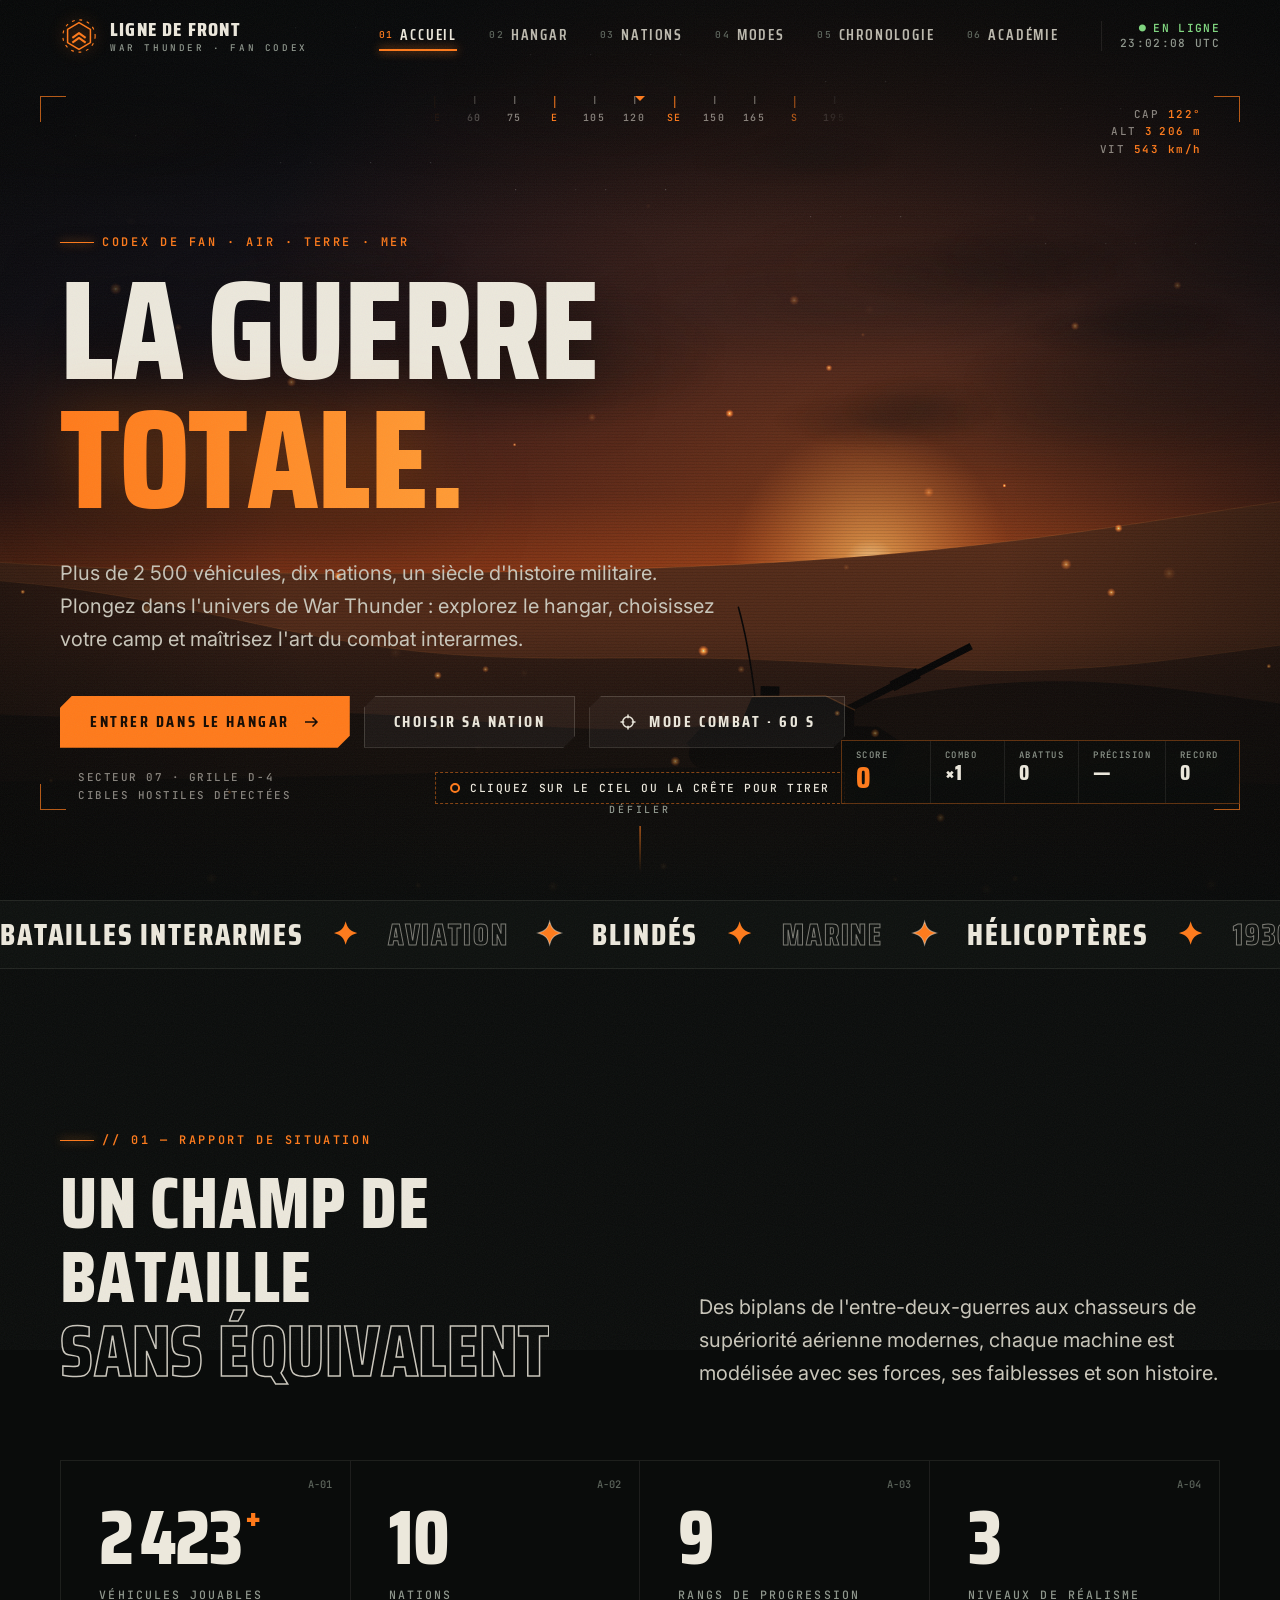
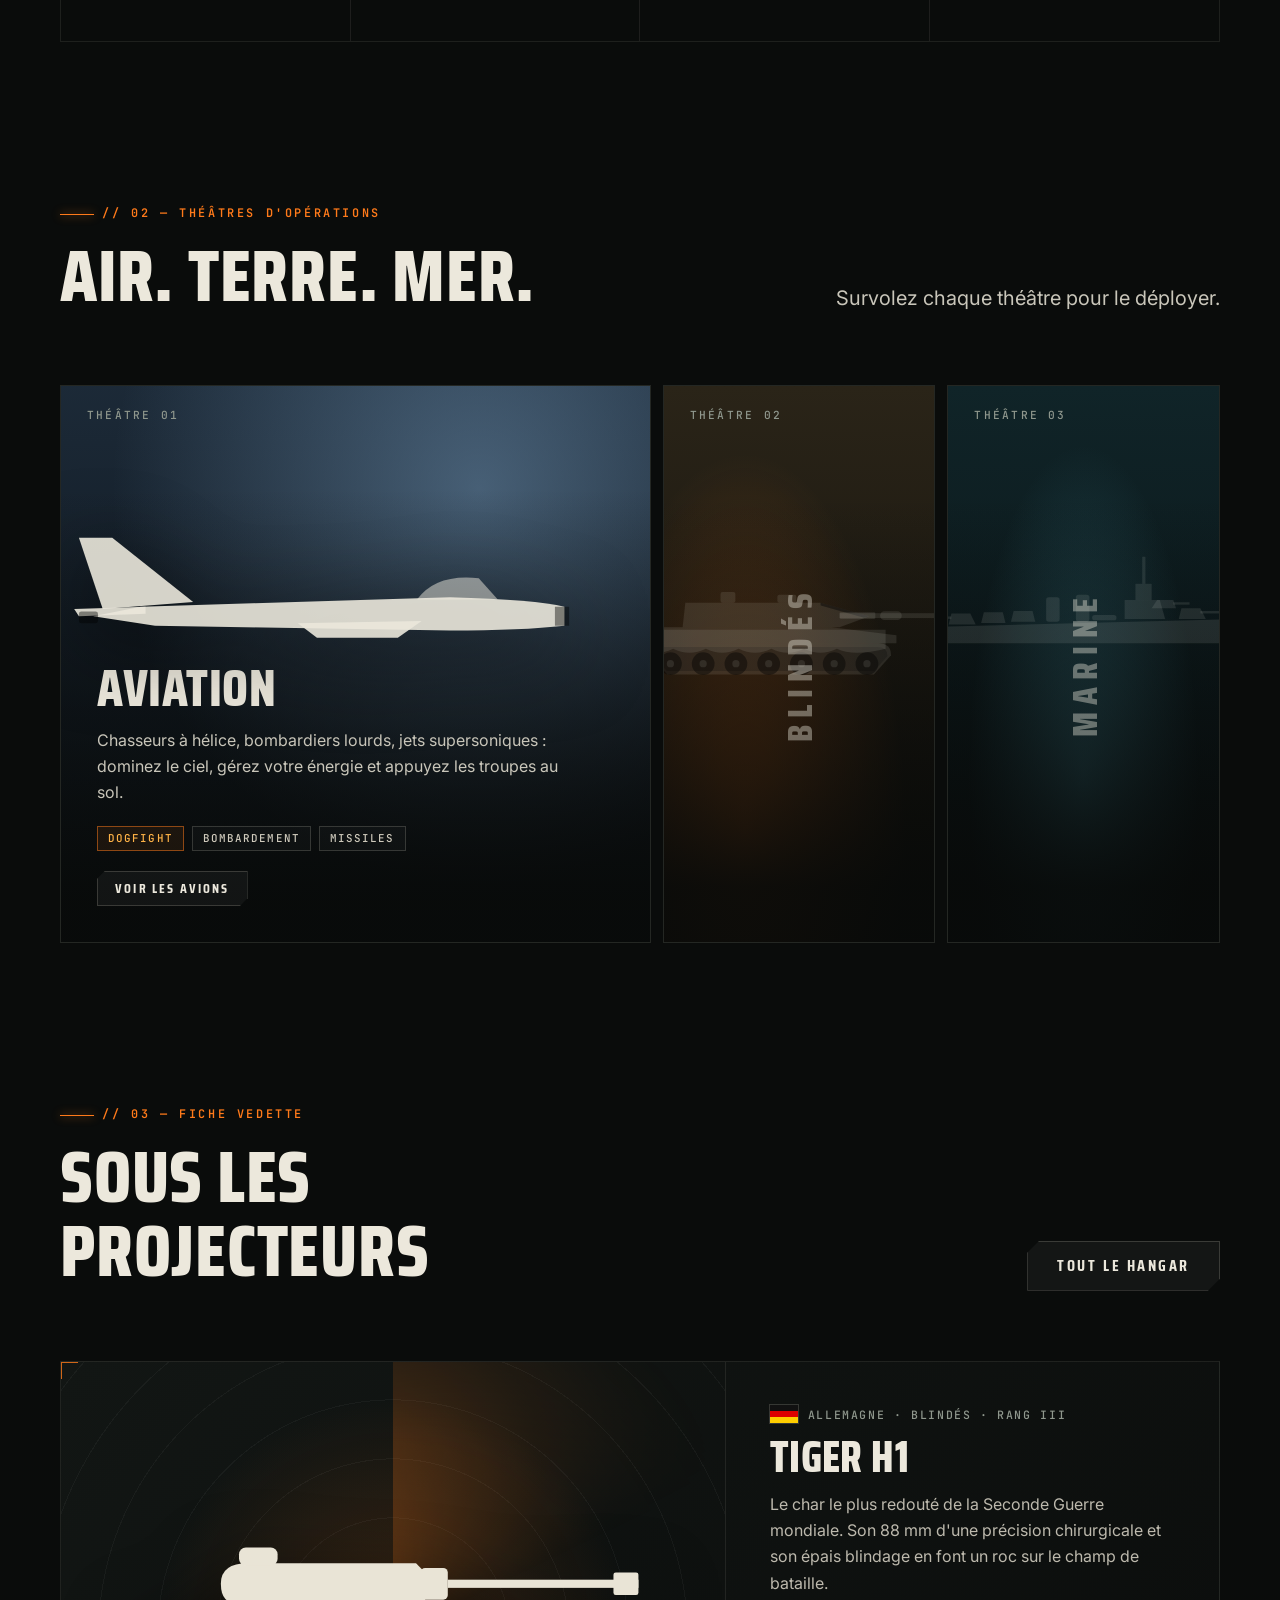
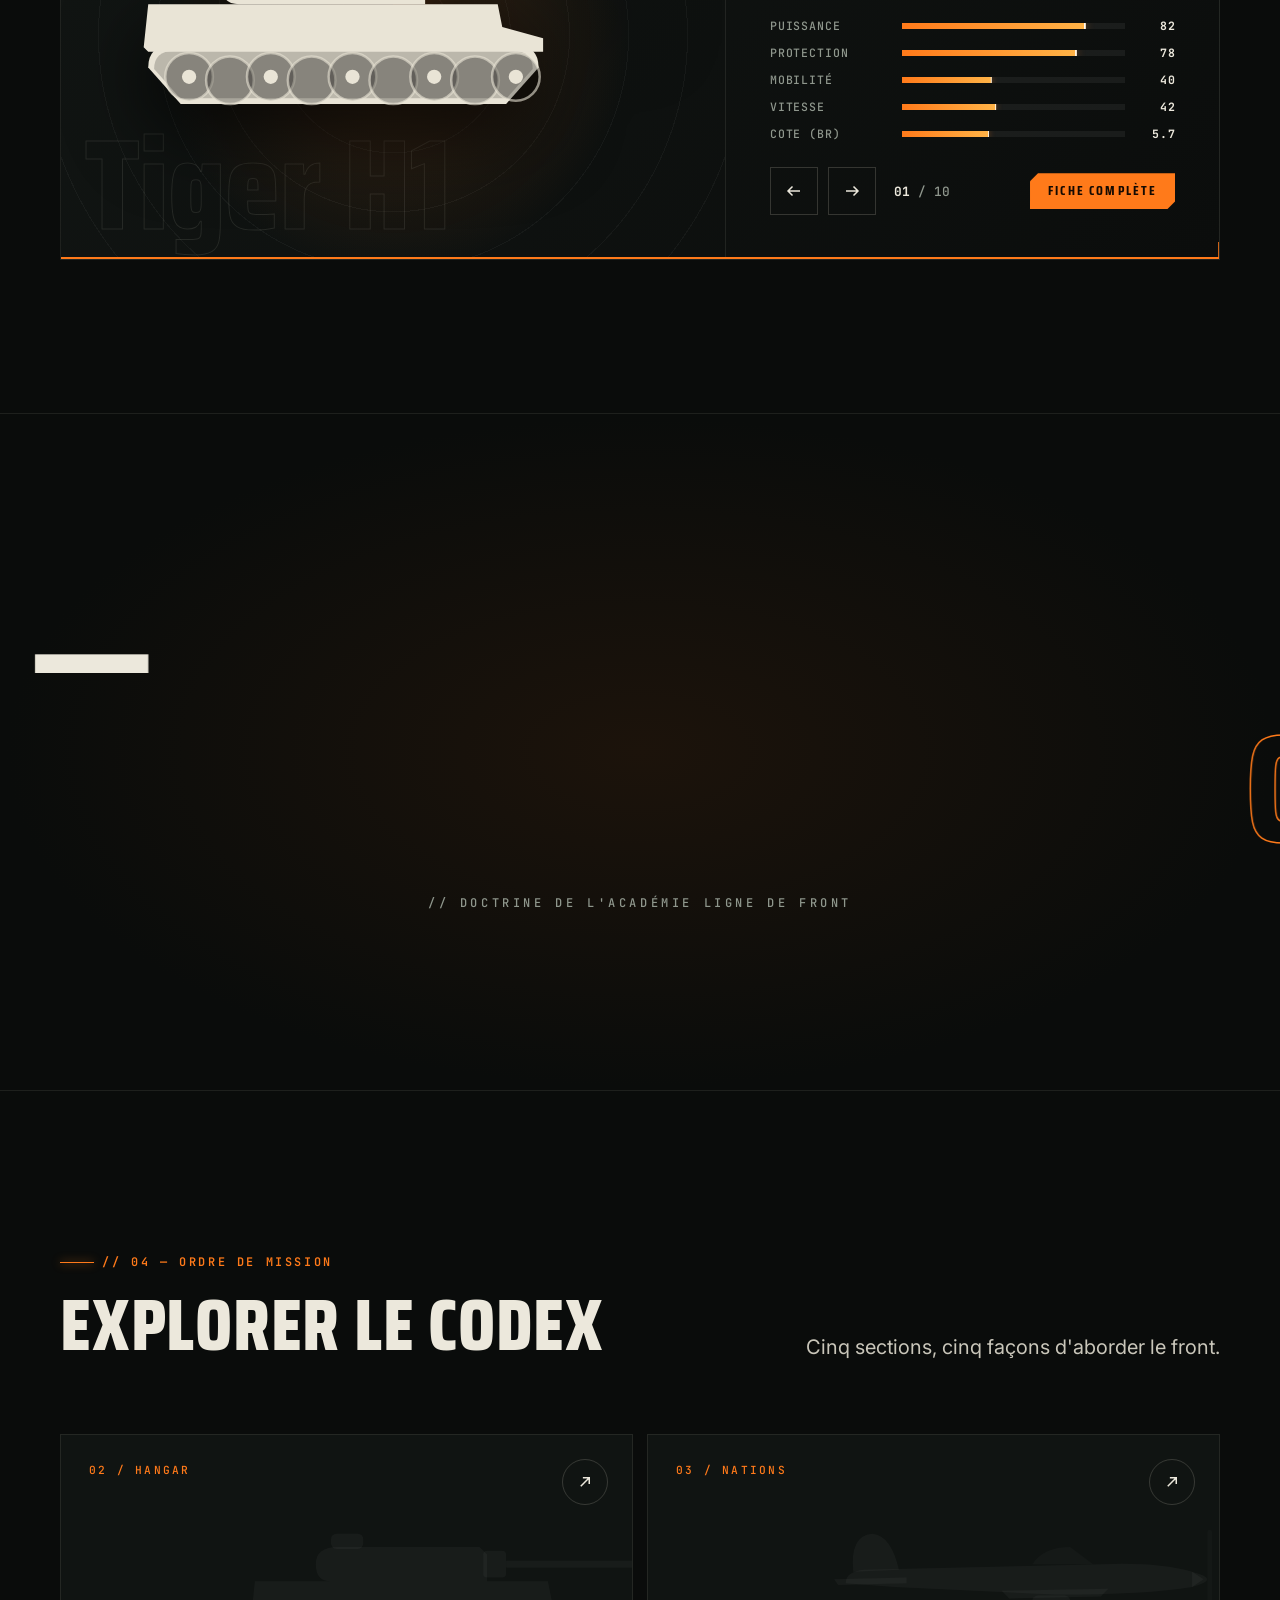
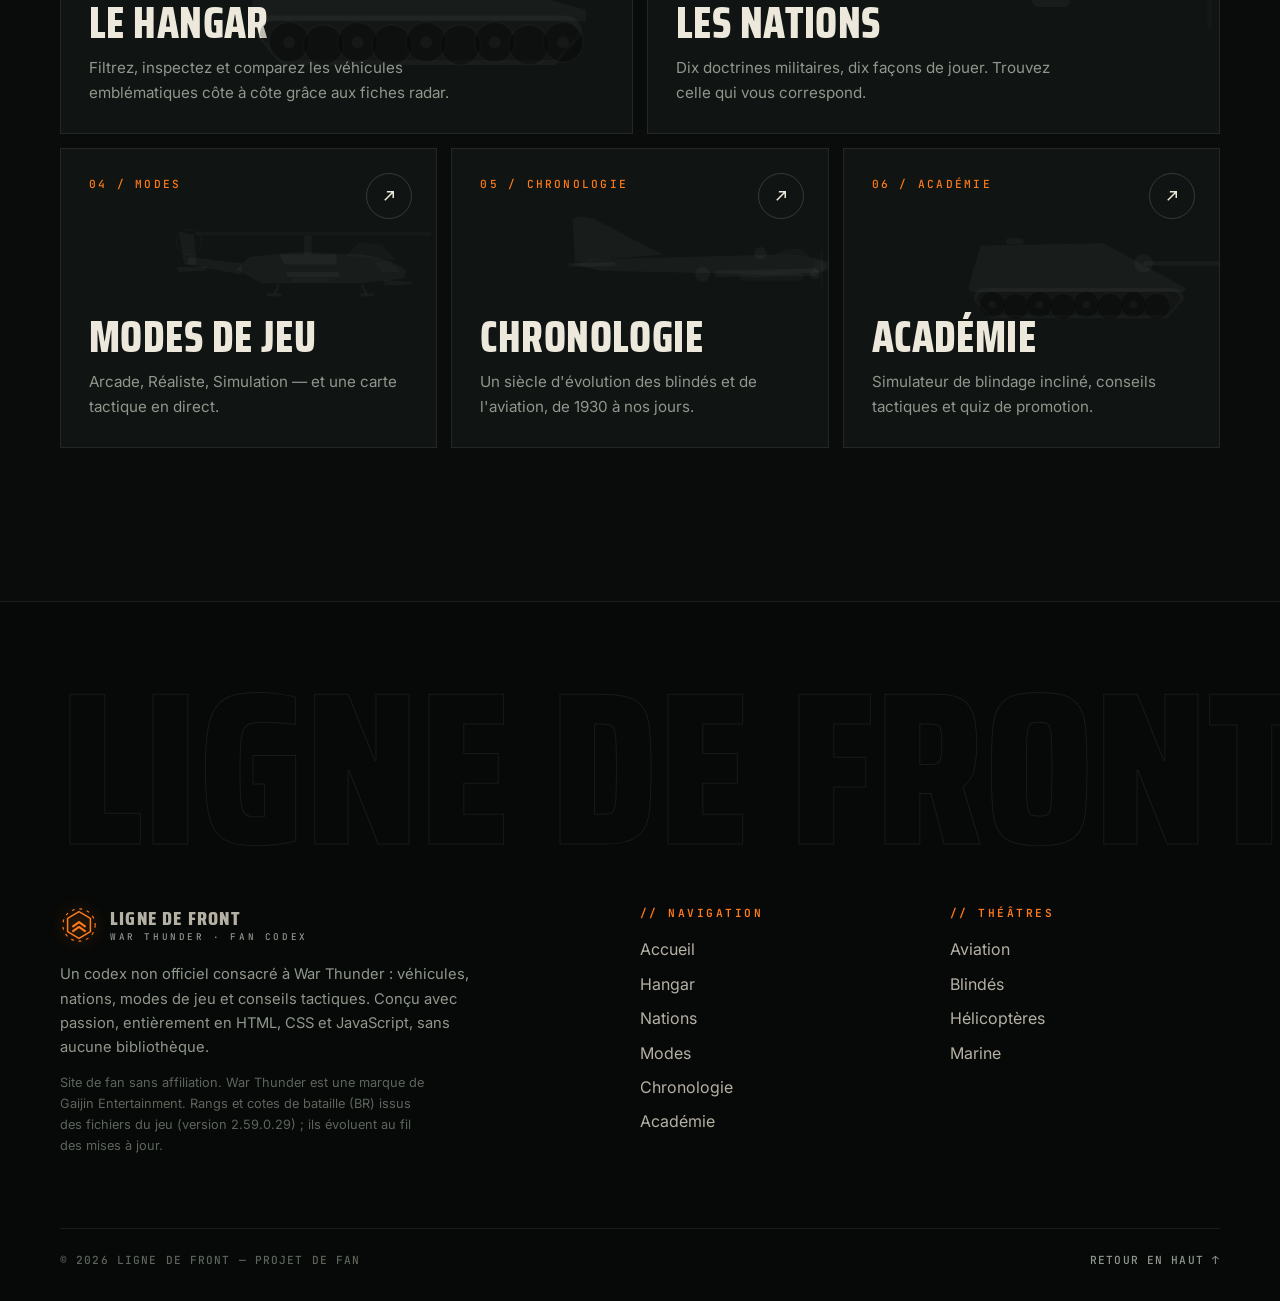
<file: index.html>
<!doctype html>
<html lang="fr">
<head>
  <meta charset="utf-8">
  <meta name="viewport" content="width=device-width, initial-scale=1, viewport-fit=cover">
  <title>Ligne de Front — Le codex War Thunder</title>
  <meta name="description" content="Fan-site War Thunder : hangar interactif, nations, modes de jeu, chronologie et académie tactique.">
  <meta name="theme-color" content="#0a0c0b">
  <link rel="icon" href="assets/favicon.svg" type="image/svg+xml">
  <link rel="preconnect" href="https://fonts.googleapis.com">
  <link rel="preconnect" href="https://fonts.gstatic.com" crossorigin>
  <link href="https://fonts.googleapis.com/css2?family=Saira+Condensed:wght@400;600;700;800&family=Inter:wght@400;500;600;700&family=JetBrains+Mono:wght@400;500;600&display=swap" rel="stylesheet">
  <link rel="stylesheet" href="assets/css/style.css">
  <script>
    document.documentElement.classList.add('js');
    try { if (!sessionStorage.getItem('ldf-boot')) document.documentElement.classList.add('boot'); } catch (e) {}
  </script>
</head>
<body data-page="accueil" id="top">

  <!-- Séquence de démarrage (1re visite de la session) -->
  <div class="loader" aria-hidden="true">
    <div class="loader-inner">
      <svg class="loader-logo" viewBox="0 0 40 40" fill="none" stroke="currentColor"><path d="M20 6 L32 13 V27 L20 34 L8 27 V13 Z" stroke-width="1.6"/><path d="M13 22 L20 17 L27 22 M13 27 L20 22 L27 27" stroke-width="2.2" stroke-linejoin="round"/></svg>
      <div class="loader-lines"></div>
      <div class="loader-bar"><i></i></div>
      <div class="loader-pct">0%</div>
    </div>
  </div>

  <main>
    <!-- ============ HÉROS ============ -->
    <section class="hero" aria-label="Introduction">
      <canvas id="hero-canvas" class="hero-canvas" aria-hidden="true"></canvas>
      <div class="hero-vignette"></div>
      <div class="hero-scan"></div>

      <div class="hero-hud" aria-hidden="true">
        <i class="c tl"></i><i class="c tr"></i><i class="c bl"></i><i class="c br"></i>
        <div class="compass"><div class="compass-tape"></div></div>
        <div class="readout">
          CAP <b data-hdg>120°</b><br>
          ALT <b data-alt>3 200 m</b><br>
          VIT <b data-spd>540 km/h</b>
        </div>
        <div class="readout-l">SECTEUR 07 · GRILLE D-4<br>CIBLES HOSTILES DÉTECTÉES</div>
      </div>

      <div class="wrap hero-content">
        <div class="eyebrow" data-reveal>Codex de fan · Air · Terre · Mer</div>
        <h1 class="display hero-title">
          <span class="line" data-split>La guerre</span>
          <span class="line accent-line" data-split data-delay=".25">totale.</span>
        </h1>
        <p class="lead hero-sub" data-reveal data-delay=".6">
          Plus de 2&nbsp;500 véhicules, dix nations, un siècle d'histoire militaire.
          Plongez dans l'univers de War Thunder&nbsp;: explorez le hangar, choisissez votre camp et maîtrisez l'art du combat interarmes.
        </p>
        <div class="hero-ctas" data-reveal data-delay=".8">
          <a class="btn btn-primary" href="hangar.html" data-cursor="HANGAR">Entrer dans le hangar <svg viewBox="0 0 24 24" fill="none" stroke="currentColor" stroke-width="2"><path d="M4 12h16M14 6l6 6-6 6"/></svg></a>
          <a class="btn btn-ghost" href="nations.html">Choisir sa nation</a>
          <button class="btn btn-ghost btn-combat" type="button" data-g-start>
            <svg viewBox="0 0 24 24" fill="none" stroke="currentColor" stroke-width="2"><circle cx="12" cy="12" r="7"/><path d="M12 2v5M12 17v5M2 12h5M17 12h5"/></svg>
            Mode combat · 60 s
          </button>
        </div>
      </div>

      <!-- Mini-jeu : interface -->
      <div class="g-hint" data-g-hint aria-hidden="true"><i></i>Cliquez sur le ciel ou la crête pour tirer</div>
      <div class="g-timer" data-g-timer aria-live="off">60 s</div>
      <button class="btn btn-sm btn-ghost g-quit" type="button" data-g-quit>Quitter · Échap</button>
      <div class="game-hud" aria-label="Score du mini-jeu">
        <div class="g-feed" data-g-feed aria-live="polite"></div>
        <div class="g-panel">
          <div class="g-main"><small>Score</small><b data-g-score>0</b></div>
          <div><small>Combo</small><b data-g-combo>×1</b></div>
          <div><small>Abattus</small><b data-g-kills>0</b></div>
          <div><small>Précision</small><b data-g-acc>—</b></div>
          <div><small>Record</small><b data-g-record>0</b></div>
        </div>
      </div>
      <div class="g-end hud" data-g-end hidden role="dialog" aria-label="Fin de mission">
        <div class="eyebrow">// Fin de mission</div>
        <div class="g-end-score" data-g-final>0</div>
        <div class="g-best" data-g-best hidden>Nouveau record !</div>
        <div class="g-end-rank" data-g-rank>Recrue</div>
        <div class="g-end-stats"><span><small>Abattus</small><b data-g-final-kills>0</b></span><span><small>Précision</small><b data-g-final-acc>—</b></span></div>
        <div class="g-end-actions">
          <button class="btn btn-primary" type="button" data-g-start>Rejouer</button>
          <button class="btn btn-ghost" type="button" data-g-quit>Quitter</button>
        </div>
      </div>

      <div class="scroll-hint" aria-hidden="true"><span>DÉFILER</span><i></i></div>
    </section>

    <!-- ============ BANDEAU ============ -->
    <div class="ticker" aria-hidden="true">
      <div class="ticker-track">
        <span>Batailles interarmes <em>✦</em></span><span>Aviation <em>✦</em></span><span>Blindés <em>✦</em></span><span>Marine <em>✦</em></span><span>Hélicoptères <em>✦</em></span><span>1930 — Aujourd'hui <em>✦</em></span>
        <span>Batailles interarmes <em>✦</em></span><span>Aviation <em>✦</em></span><span>Blindés <em>✦</em></span><span>Marine <em>✦</em></span><span>Hélicoptères <em>✦</em></span><span>1930 — Aujourd'hui <em>✦</em></span>
      </div>
    </div>

    <!-- ============ CHIFFRES ============ -->
    <section class="section">
      <div class="wrap">
        <div class="section-head">
          <div>
            <div class="eyebrow" data-reveal>// 01 — Rapport de situation</div>
            <h2 class="h2" data-split>Un champ de bataille<br><span class="outline-text">sans équivalent</span></h2>
          </div>
          <p class="lead" data-reveal data-delay=".2">Des biplans de l'entre-deux-guerres aux chasseurs de supériorité aérienne modernes, chaque machine est modélisée avec ses forces, ses faiblesses et son histoire.</p>
        </div>
        <div class="stats" data-reveal>
          <div class="stat"><span class="stat-idx">A-01</span><div class="stat-num"><span data-count="2500">2 500</span><sup>+</sup></div><div class="stat-label">Véhicules jouables</div></div>
          <div class="stat"><span class="stat-idx">A-02</span><div class="stat-num"><span data-count="10">10</span></div><div class="stat-label">Nations</div></div>
          <div class="stat"><span class="stat-idx">A-03</span><div class="stat-num"><span data-count="9">9</span></div><div class="stat-label">Rangs de progression</div></div>
          <div class="stat"><span class="stat-idx">A-04</span><div class="stat-num"><span data-count="3">3</span></div><div class="stat-label">Niveaux de réalisme</div></div>
        </div>
      </div>
    </section>

    <!-- ============ THÉÂTRES ============ -->
    <section class="section" style="padding-top:0">
      <div class="wrap">
        <div class="section-head">
          <div>
            <div class="eyebrow" data-reveal>// 02 — Théâtres d'opérations</div>
            <h2 class="h2" data-split>Air. Terre. Mer.</h2>
          </div>
          <p class="lead" data-reveal data-delay=".2">Survolez chaque théâtre pour le déployer.</p>
        </div>
        <div class="theatres" data-reveal>
          <article class="theatre active" data-t="air" tabindex="0">
            <div class="theatre-bg"></div>
            <span class="theatre-num">THÉÂTRE 01</span>
            <div class="theatre-sil" data-sil="jet"></div>
            <span class="theatre-vert" aria-hidden="true">Aviation</span>
            <h3>Aviation</h3>
            <div class="theatre-body">
              <p>Chasseurs à hélice, bombardiers lourds, jets supersoniques : dominez le ciel, gérez votre énergie et appuyez les troupes au sol.</p>
              <div class="theatre-tags"><span class="tag hot">Dogfight</span><span class="tag">Bombardement</span><span class="tag">Missiles</span></div>
              <a class="btn btn-sm btn-ghost" href="hangar.html?type=air">Voir les avions</a>
            </div>
          </article>
          <article class="theatre" data-t="sol" tabindex="0">
            <div class="theatre-bg"></div>
            <span class="theatre-num">THÉÂTRE 02</span>
            <div class="theatre-sil" data-sil="mbt"></div>
            <span class="theatre-vert" aria-hidden="true">Blindés</span>
            <h3>Blindés</h3>
            <div class="theatre-body">
              <p>Chaque obus est simulé : angle d'impact, épaisseur du blindage, modules internes et membres d'équipage. Un tir bien placé suffit.</p>
              <div class="theatre-tags"><span class="tag hot">Balistique réaliste</span><span class="tag">Équipage</span><span class="tag">Modules</span></div>
              <a class="btn btn-sm btn-ghost" href="hangar.html?type=sol">Voir les blindés</a>
            </div>
          </article>
          <article class="theatre" data-t="mer" tabindex="0">
            <div class="theatre-bg"></div>
            <span class="theatre-num">THÉÂTRE 03</span>
            <div class="theatre-sil" data-sil="ship"></div>
            <span class="theatre-vert" aria-hidden="true">Marine</span>
            <h3>Marine</h3>
            <div class="theatre-body">
              <p>Des vedettes lance-torpilles aux croiseurs, gérez vos compartiments, vos incendies et vos voies d'eau sous le feu ennemi.</p>
              <div class="theatre-tags"><span class="tag hot">Torpilles</span><span class="tag">Artillerie navale</span><span class="tag">Contrôle des avaries</span></div>
              <a class="btn btn-sm btn-ghost" href="hangar.html?type=mer">Voir les navires</a>
            </div>
          </article>
        </div>
      </div>
    </section>

    <!-- ============ VÉHICULE VEDETTE ============ -->
    <section class="section" style="padding-top:0">
      <div class="wrap">
        <div class="section-head">
          <div>
            <div class="eyebrow" data-reveal>// 03 — Fiche vedette</div>
            <h2 class="h2" data-split>Sous les projecteurs</h2>
          </div>
          <a class="btn btn-ghost" href="hangar.html" data-reveal>Tout le hangar</a>
        </div>
        <div class="showcase hud" data-reveal="scale">
          <div class="showcase-stage">
            <div class="sweep"></div>
            <div class="showcase-ghost" data-sc-ghost></div>
            <div class="showcase-sil" data-sc-sil></div>
          </div>
          <div class="showcase-info">
            <div class="showcase-meta" data-sc-meta></div>
            <h3 data-sc-name></h3>
            <p data-sc-desc></p>
            <ul class="spec-list" data-sc-specs></ul>
            <div class="showcase-nav">
              <button class="icon-btn" data-sc-prev aria-label="Véhicule précédent"><svg viewBox="0 0 24 24" fill="none" stroke="currentColor" stroke-width="2"><path d="M20 12H4M10 6l-6 6 6 6"/></svg></button>
              <button class="icon-btn" data-sc-next aria-label="Véhicule suivant"><svg viewBox="0 0 24 24" fill="none" stroke="currentColor" stroke-width="2"><path d="M4 12h16M14 6l6 6-6 6"/></svg></button>
              <span class="showcase-count" data-sc-count></span>
              <a class="btn btn-sm btn-primary" style="margin-left:auto" data-sc-link href="hangar.html">Fiche complète</a>
            </div>
          </div>
          <div class="showcase-progress" data-sc-progress></div>
        </div>
      </div>
    </section>

    <!-- ============ CITATION ============ -->
    <section class="quote-band" aria-label="Devise">
      <div class="big" data-parallax="-0.25">Chaque obus compte —</div>
      <div class="big l2" data-parallax="0.25">Chaque seconde aussi</div>
      <div class="caption">// DOCTRINE DE L'ACADÉMIE LIGNE DE FRONT</div>
    </section>

    <!-- ============ EXPLORER ============ -->
    <section class="section">
      <div class="wrap">
        <div class="section-head">
          <div>
            <div class="eyebrow" data-reveal>// 04 — Ordre de mission</div>
            <h2 class="h2" data-split>Explorer le codex</h2>
          </div>
          <p class="lead" data-reveal data-delay=".2">Cinq sections, cinq façons d'aborder le front.</p>
        </div>
        <div class="explore">
          <a class="explore-card" href="hangar.html" data-tilt data-reveal data-cursor="OUVRIR">
            <div class="bg-sil" data-sil="heavy"></div>
            <span class="num">02 / HANGAR</span>
            <span class="arrow"><svg viewBox="0 0 24 24" fill="none" stroke="currentColor" stroke-width="2"><path d="M4 12h16M14 6l6 6-6 6"/></svg></span>
            <h3>Le hangar</h3>
            <p>Filtrez, inspectez et comparez les véhicules emblématiques côte à côte grâce aux fiches radar.</p>
          </a>
          <a class="explore-card" href="nations.html" data-tilt data-reveal data-delay=".08" data-cursor="OUVRIR">
            <div class="bg-sil" data-sil="fighter"></div>
            <span class="num">03 / NATIONS</span>
            <span class="arrow"><svg viewBox="0 0 24 24" fill="none" stroke="currentColor" stroke-width="2"><path d="M4 12h16M14 6l6 6-6 6"/></svg></span>
            <h3>Les nations</h3>
            <p>Dix doctrines militaires, dix façons de jouer. Trouvez celle qui vous correspond.</p>
          </a>
          <a class="explore-card" href="modes.html" data-tilt data-reveal data-delay=".12" data-cursor="OUVRIR">
            <div class="bg-sil" data-sil="heli"></div>
            <span class="num">04 / MODES</span>
            <span class="arrow"><svg viewBox="0 0 24 24" fill="none" stroke="currentColor" stroke-width="2"><path d="M4 12h16M14 6l6 6-6 6"/></svg></span>
            <h3>Modes de jeu</h3>
            <p>Arcade, Réaliste, Simulation — et une carte tactique en direct.</p>
          </a>
          <a class="explore-card" href="chronologie.html" data-tilt data-reveal data-delay=".16" data-cursor="OUVRIR">
            <div class="bg-sil" data-sil="bomber"></div>
            <span class="num">05 / CHRONOLOGIE</span>
            <span class="arrow"><svg viewBox="0 0 24 24" fill="none" stroke="currentColor" stroke-width="2"><path d="M4 12h16M14 6l6 6-6 6"/></svg></span>
            <h3>Chronologie</h3>
            <p>Un siècle d'évolution des blindés et de l'aviation, de 1930 à nos jours.</p>
          </a>
          <a class="explore-card" href="academie.html" data-tilt data-reveal data-delay=".2" data-cursor="OUVRIR">
            <div class="bg-sil" data-sil="td"></div>
            <span class="num">06 / ACADÉMIE</span>
            <span class="arrow"><svg viewBox="0 0 24 24" fill="none" stroke="currentColor" stroke-width="2"><path d="M4 12h16M14 6l6 6-6 6"/></svg></span>
            <h3>Académie</h3>
            <p>Simulateur de blindage incliné, conseils tactiques et quiz de promotion.</p>
          </a>
        </div>
      </div>
    </section>
  </main>

  <script src="assets/js/silhouettes.js" defer></script>
  <script src="assets/js/data.js" defer></script>
  <script src="assets/js/core.js" defer></script>
  <script src="assets/js/hero.js" defer></script>
  <script src="assets/js/home.js" defer></script>
</body>
</html>
</file>
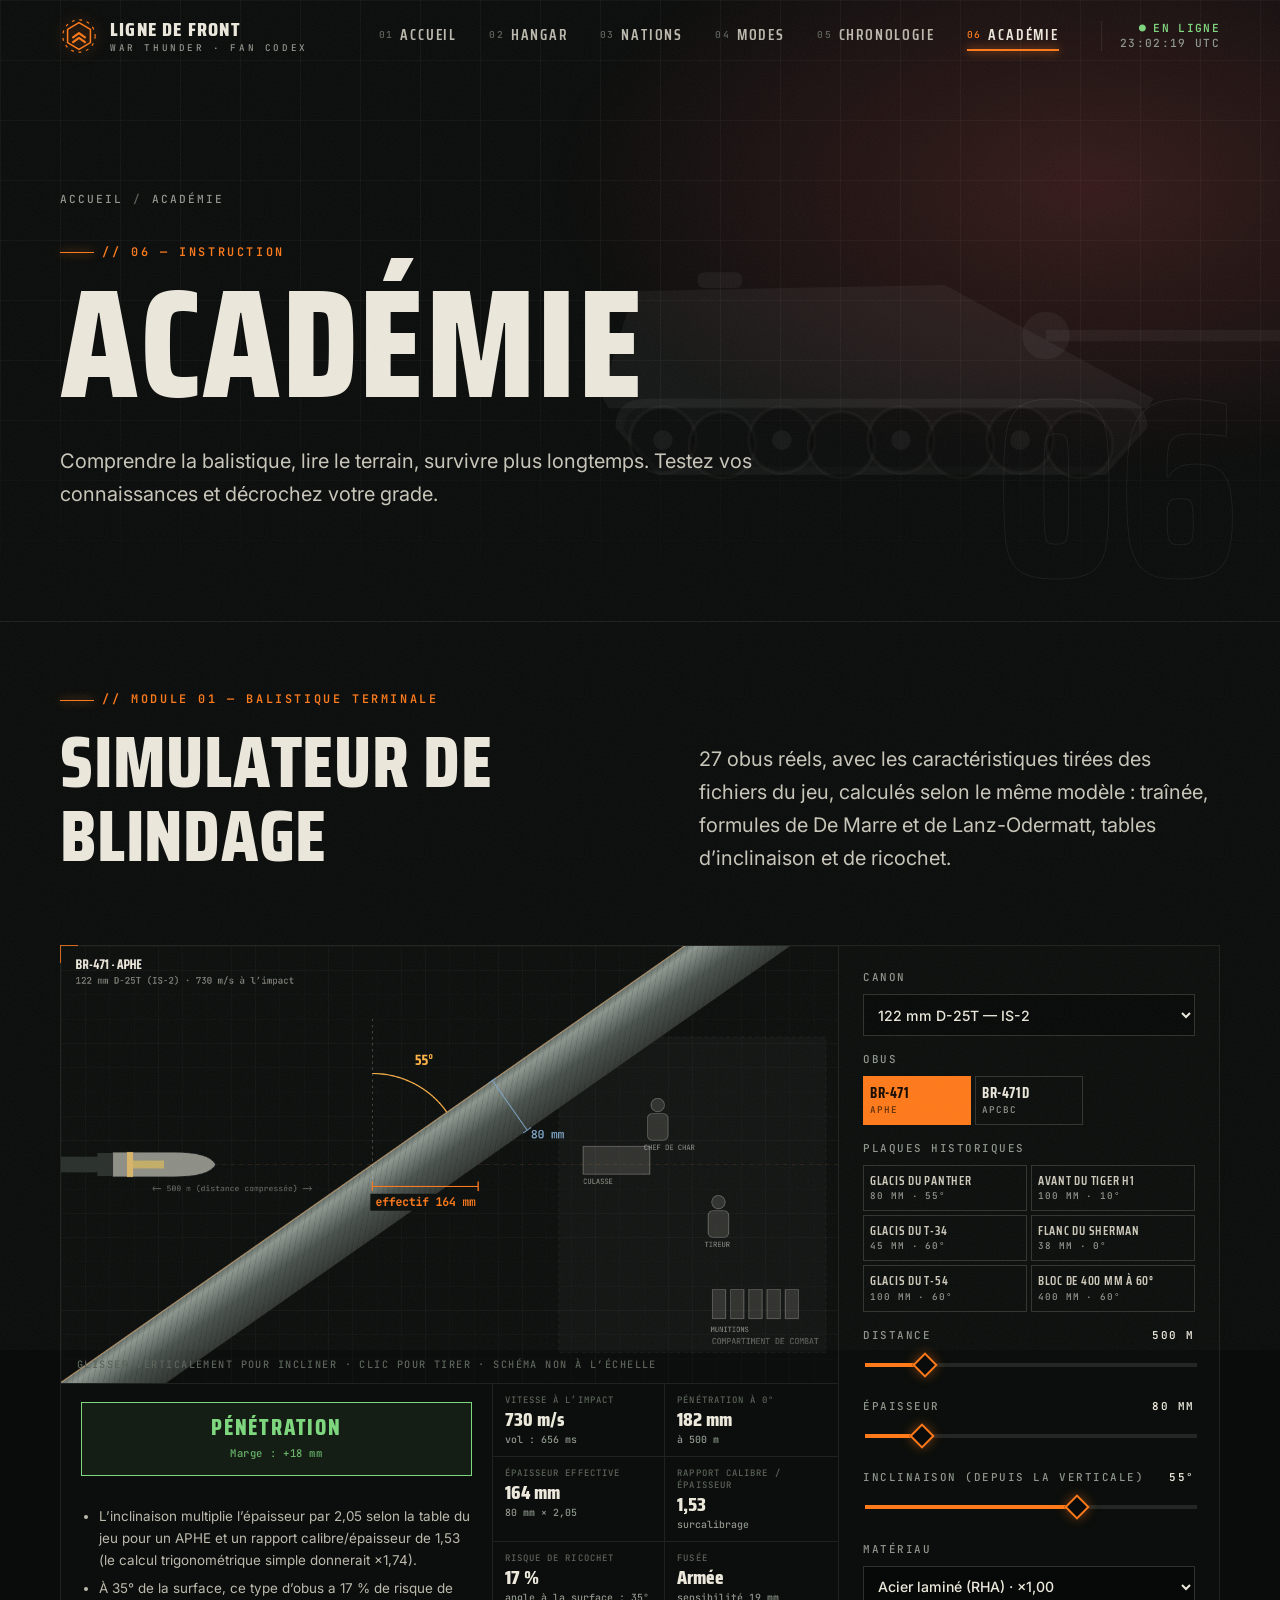
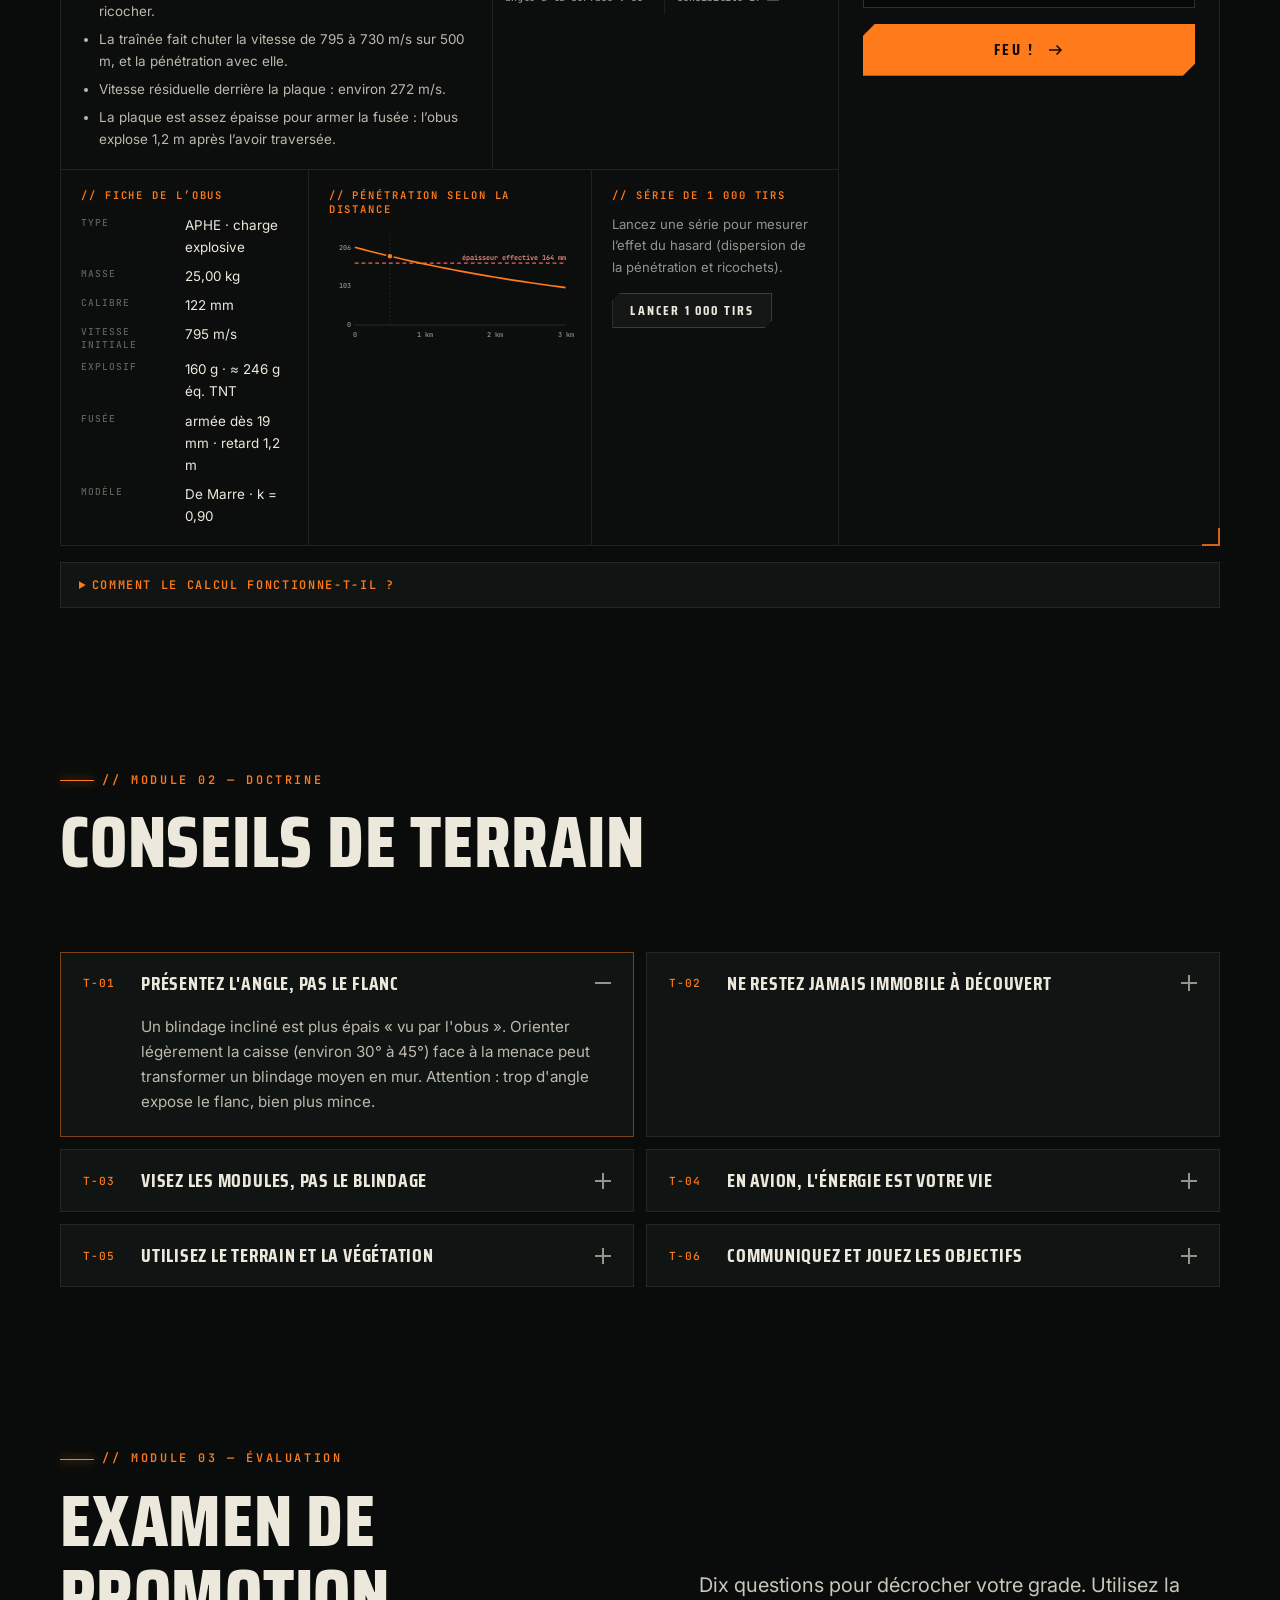
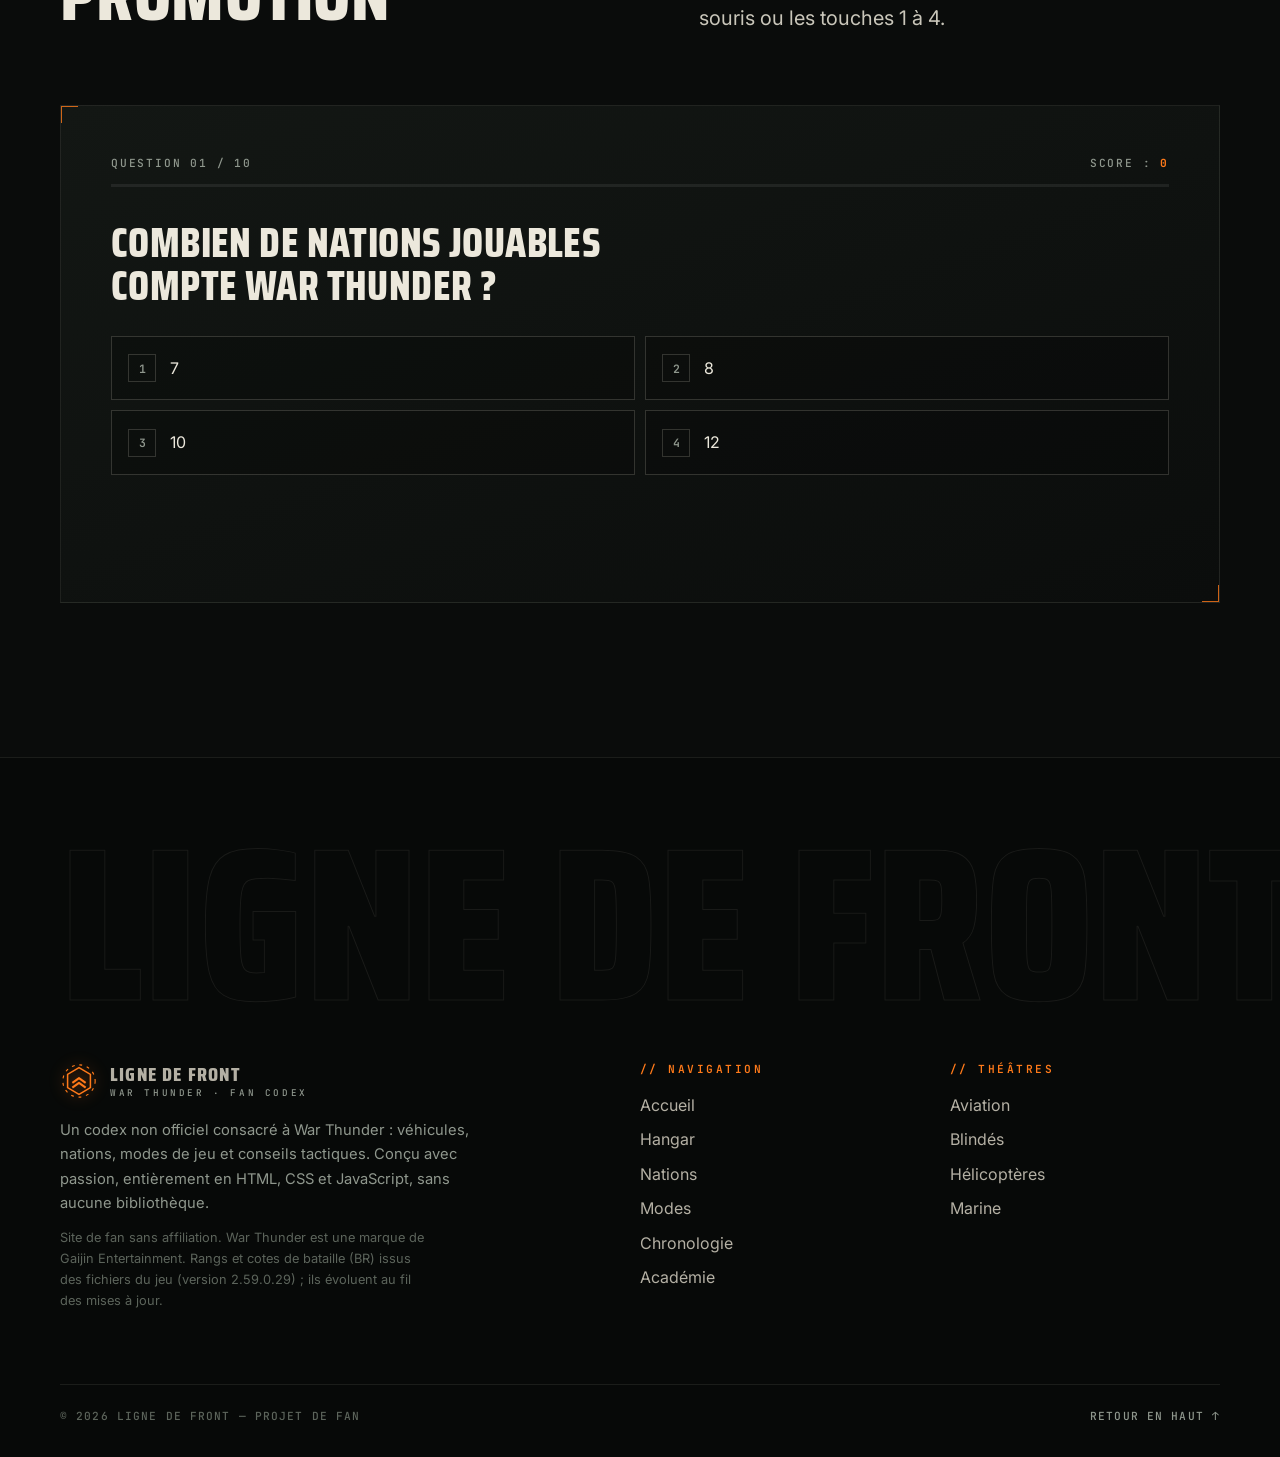
<file: academie.html>
<!doctype html>
<html lang="fr">
<head>
  <meta charset="utf-8">
  <meta name="viewport" content="width=device-width, initial-scale=1, viewport-fit=cover">
  <title>Académie — Ligne de Front</title>
  <meta name="description" content="Simulateur de blindage incliné, conseils tactiques et quiz de promotion War Thunder.">
  <meta name="theme-color" content="#0a0c0b">
  <link rel="icon" href="assets/favicon.svg" type="image/svg+xml">
  <link rel="preconnect" href="https://fonts.googleapis.com">
  <link rel="preconnect" href="https://fonts.gstatic.com" crossorigin>
  <link href="https://fonts.googleapis.com/css2?family=Saira+Condensed:wght@400;600;700;800&family=Inter:wght@400;500;600;700&family=JetBrains+Mono:wght@400;500;600&display=swap" rel="stylesheet">
  <link rel="stylesheet" href="assets/css/style.css">
  <script>document.documentElement.classList.add('js')</script>
</head>
<body data-page="academie" id="top">
  <main>
    <header class="page-hero" style="--hero-glow: rgba(255,93,93,.18)">
      <div class="page-hero-sil" data-sil="td"></div>
      <div class="wrap">
        <div class="crumbs" data-reveal><a href="index.html">Accueil</a><span>/</span>Académie</div>
        <div class="eyebrow" data-reveal>// 06 — Instruction</div>
        <h1 data-split>Académie</h1>
        <p class="lead" data-reveal data-delay=".3">Comprendre la balistique, lire le terrain, survivre plus longtemps. Testez vos connaissances et décrochez votre grade.</p>
      </div>
      <div class="hero-index" aria-hidden="true">06</div>
    </header>

    <!-- Simulateur -->
    <section class="section" style="padding-top:60px">
      <div class="wrap">
        <div class="section-head">
          <div>
            <div class="eyebrow" data-reveal>// Module 01 — Balistique terminale</div>
            <h2 class="h2" data-split>Simulateur de blindage</h2>
          </div>
          <p class="lead" data-reveal data-delay=".2">27 obus réels, avec les caractéristiques tirées des fichiers du jeu, calculés selon le même modèle : traînée, formules de De Marre et de Lanz-Odermatt, tables d’inclinaison et de ricochet.</p>
        </div>

        <div class="sim2 hud" data-reveal="scale">
          <div class="sim2-main">
            <div class="sim-stage">
              <canvas data-sim width="1280" height="720" aria-label="Schéma d'un obus frappant une plaque de blindage inclinée, avec le compartiment de combat derrière"></canvas>
              <span class="hint">GLISSER VERTICALEMENT POUR INCLINER · CLIC POUR TIRER · SCHÉMA NON À L’ÉCHELLE</span>
            </div>
            <div class="sim-results">
              <div class="sim-verdict-col">
                <div class="verdict" data-verdict>—</div>
                <p class="mod-hits" data-mod-hits aria-live="polite"></p>
                <ul class="why" data-why></ul>
              </div>
              <div class="readouts" data-readouts></div>
            </div>
            <div class="sim-extra">
              <div class="sx-card">
                <h4>// Fiche de l’obus</h4>
                <dl class="shell-card" data-shell-card></dl>
              </div>
              <div class="sx-card">
                <h4>// Pénétration selon la distance</h4>
                <div class="pen-chart" data-chart></div>
              </div>
              <div class="sx-card">
                <h4>// Série de 1 000 tirs</h4>
                <div data-stats></div>
                <button class="btn btn-sm btn-ghost" type="button" data-mc>Lancer 1 000 tirs</button>
              </div>
            </div>
          </div>

          <div class="sim-panel">
            <div class="ctrl"><label for="s-gun">Canon</label><select id="s-gun" class="sel" data-gun></select></div>
            <div class="ctrl"><span class="ctrl-l">Obus</span><div class="ammo2" role="group" aria-label="Obus" data-shells></div></div>
            <div class="ctrl"><span class="ctrl-l">Plaques historiques</span><div class="scen" data-scen></div></div>
            <div class="ctrl"><label for="s-d">Distance <b data-o-d>500 m</b></label><input id="s-d" type="range" min="10" max="3000" step="10" value="500" data-s-d></div>
            <div class="ctrl"><label for="s-t">Épaisseur <b data-o-t>80 mm</b></label><input id="s-t" type="range" min="5" max="500" value="80" data-s-t></div>
            <div class="ctrl"><label for="s-a">Inclinaison (depuis la verticale) <b data-o-a>55°</b></label><input id="s-a" type="range" min="0" max="85" value="55" data-s-a></div>
            <div class="ctrl"><label for="s-m">Matériau</label><select id="s-m" class="sel" data-mat></select></div>
            <button class="btn btn-primary" type="button" data-fire style="justify-content:center">Feu ! <svg viewBox="0 0 24 24" fill="none" stroke="currentColor" stroke-width="2"><path d="M4 12h16M14 6l6 6-6 6"/></svg></button>
          </div>
        </div>

        <details class="sim-notes">
          <summary>Comment le calcul fonctionne-t-il ?</summary>
          <ul>
            <li><b>Données</b> — masse, calibre, vitesse initiale, coefficient de traînée, charge explosive, fusée et paramètres de pénétration de chaque obus proviennent des fichiers du jeu (version <span data-bal-version>—</span>, via le dépôt public War-Thunder-Datamine).</li>
            <li><b>Vitesse à distance</b> — la traînée aérodynamique ralentit l’obus : v = v₀ · e<sup>−k·d</sup>, avec k = ρ<sub>air</sub> · Cx · S / 2m.</li>
            <li><b>Obus pleins et sous-calibrés</b> — formule de De Marre avec les coefficients propres à chaque obus. Une charge explosive importante réduit la pénétration (table du moteur du jeu).</li>
            <li><b>Obus-flèches (APFSDS)</b> — formule de Lanz-Odermatt : longueur utile, diamètre et densité du pénétrateur, acier cible de dureté 260 HB.</li>
            <li><b>Charges creuses et HESH</b> — pénétration fixe, indépendante de la vitesse et de la distance. La HESH ne perce pas : elle arrache une écaille à l’arrière de la plaque.</li>
            <li><b>Inclinaison et surcalibrage</b> — l’épaisseur est multipliée selon les tables du jeu, qui dépendent du type d’obus, de l’angle et du rapport entre le calibre et l’épaisseur. Un obus bien plus gros que la plaque en souffre beaucoup moins.</li>
            <li><b>Ricochet et hasard</b> — probabilité de ricochet tirée des tables du jeu, pénétration dispersée de ±5 % à chaque tir.</li>
            <li><b>Derrière la plaque</b> — vitesse résiduelle estimée par la relation de Lambert-Jonas, fusée retardée des obus explosifs, gerbe d’éclats. Le schéma n’est pas à l’échelle.</li>
            <li><b>Limites</b> — pas de blindage composite, espacé ou réactif. Pour les obus APDS, la constante exacte utilisée par le jeu n’est pas publique : leurs valeurs peuvent s’écarter d’environ 10 %.</li>
          </ul>
        </details>
      </div>
    </section>

    <!-- Conseils -->
    <section class="section" style="padding-top:0">
      <div class="wrap">
        <div class="section-head">
          <div>
            <div class="eyebrow" data-reveal>// Module 02 — Doctrine</div>
            <h2 class="h2" data-split>Conseils de terrain</h2>
          </div>
        </div>
        <div class="tips" data-reveal>
          <details class="tip" open><summary><span class="n">T-01</span>Présentez l'angle, pas le flanc<span class="pm"></span></summary>
            <div class="tip-body">Un blindage incliné est plus épais « vu par l'obus ». Orienter légèrement la caisse (environ 30° à 45°) face à la menace peut transformer un blindage moyen en mur. Attention : trop d'angle expose le flanc, bien plus mince.</div></details>
          <details class="tip"><summary><span class="n">T-02</span>Ne restez jamais immobile à découvert<span class="pm"></span></summary>
            <div class="tip-body">Tirer, puis se replier derrière un couvert (« tirer et reculer ») est l'une des tactiques les plus efficaces. Un char immobile en plein champ est une cible idéale pour l'artillerie, l'aviation et les chasseurs de chars.</div></details>
          <details class="tip"><summary><span class="n">T-03</span>Visez les modules, pas le blindage<span class="pm"></span></summary>
            <div class="tip-body">Soute à munitions, culasse, équipage : un obus qui frappe le bon module neutralise un char en un coup. Étudiez la disposition interne de vos adversaires les plus fréquents.</div></details>
          <details class="tip"><summary><span class="n">T-04</span>En avion, l'énergie est votre vie<span class="pm"></span></summary>
            <div class="tip-body">Altitude et vitesse sont une réserve d'énergie. Évitez les virages serrés prolongés contre un appareil plus maniable : piquez, tirez, remontez. Celui qui a l'énergie choisit le combat.</div></details>
          <details class="tip"><summary><span class="n">T-05</span>Utilisez le terrain et la végétation<span class="pm"></span></summary>
            <div class="tip-body">Crêtes, bâtiments, buissons : masquez la caisse derrière une butte (« hull-down ») pour n'exposer que la tourelle, souvent la partie la mieux protégée du char.</div></details>
          <details class="tip"><summary><span class="n">T-06</span>Communiquez et jouez les objectifs<span class="pm"></span></summary>
            <div class="tip-body">Les points de capture font basculer les batailles. Signalez les ennemis, suivez vos alliés et contestez les zones : une victoire d'équipe rapporte davantage qu'un score individuel.</div></details>
        </div>
      </div>
    </section>

    <!-- Quiz -->
    <section class="section" style="padding-top:0">
      <div class="wrap">
        <div class="section-head">
          <div>
            <div class="eyebrow" data-reveal>// Module 03 — Évaluation</div>
            <h2 class="h2" data-split>Examen de promotion</h2>
          </div>
          <p class="lead" data-reveal data-delay=".2">Dix questions pour décrocher votre grade. Utilisez la souris ou les touches 1 à 4.</p>
        </div>
        <div class="quiz hud" data-quiz data-reveal="scale"></div>
      </div>
    </section>
  </main>

  <script src="assets/js/silhouettes.js" defer></script>
  <script src="assets/js/data.js" defer></script>
  <script src="assets/js/core.js" defer></script>
  <script src="assets/js/balistique-data.js" defer></script>
  <script src="assets/js/balistique.js" defer></script>
  <script src="assets/js/simulateur.js" defer></script>
  <script src="assets/js/academie.js" defer></script>
</body>
</html>
</file>
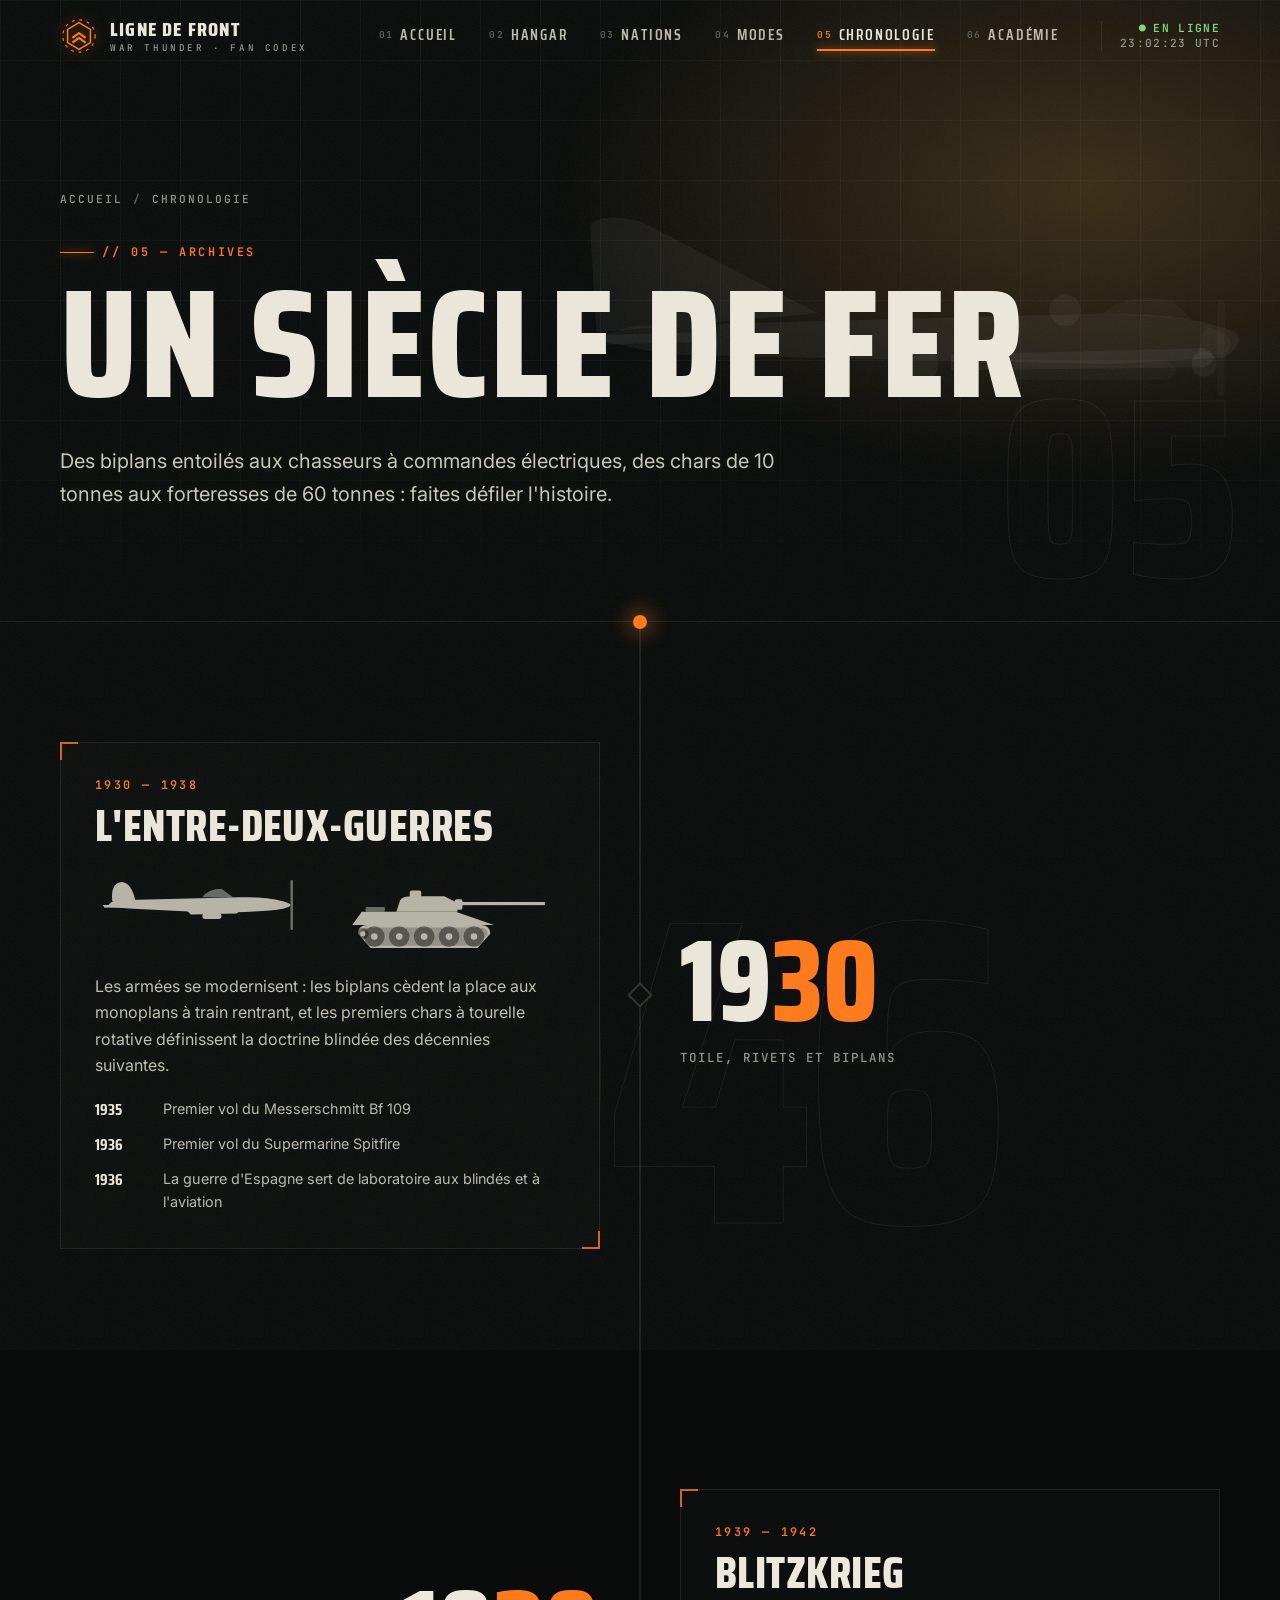
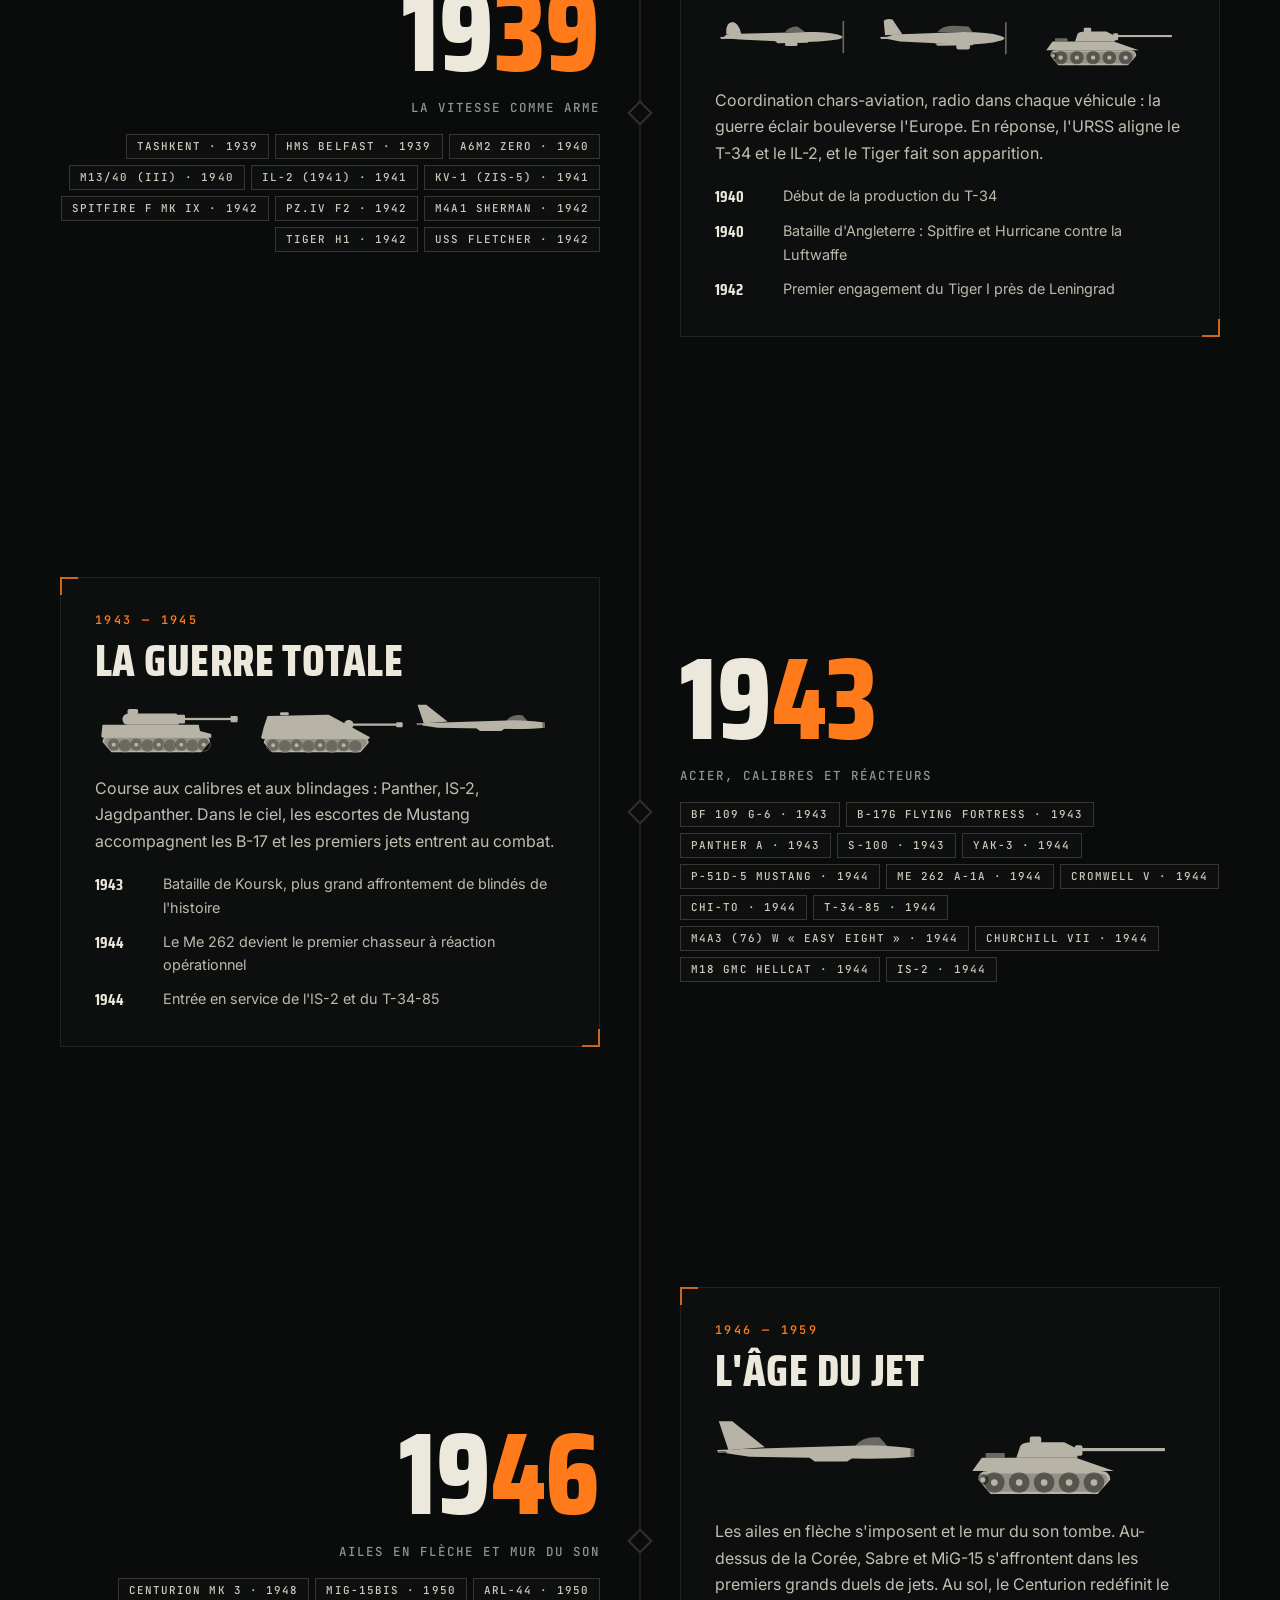
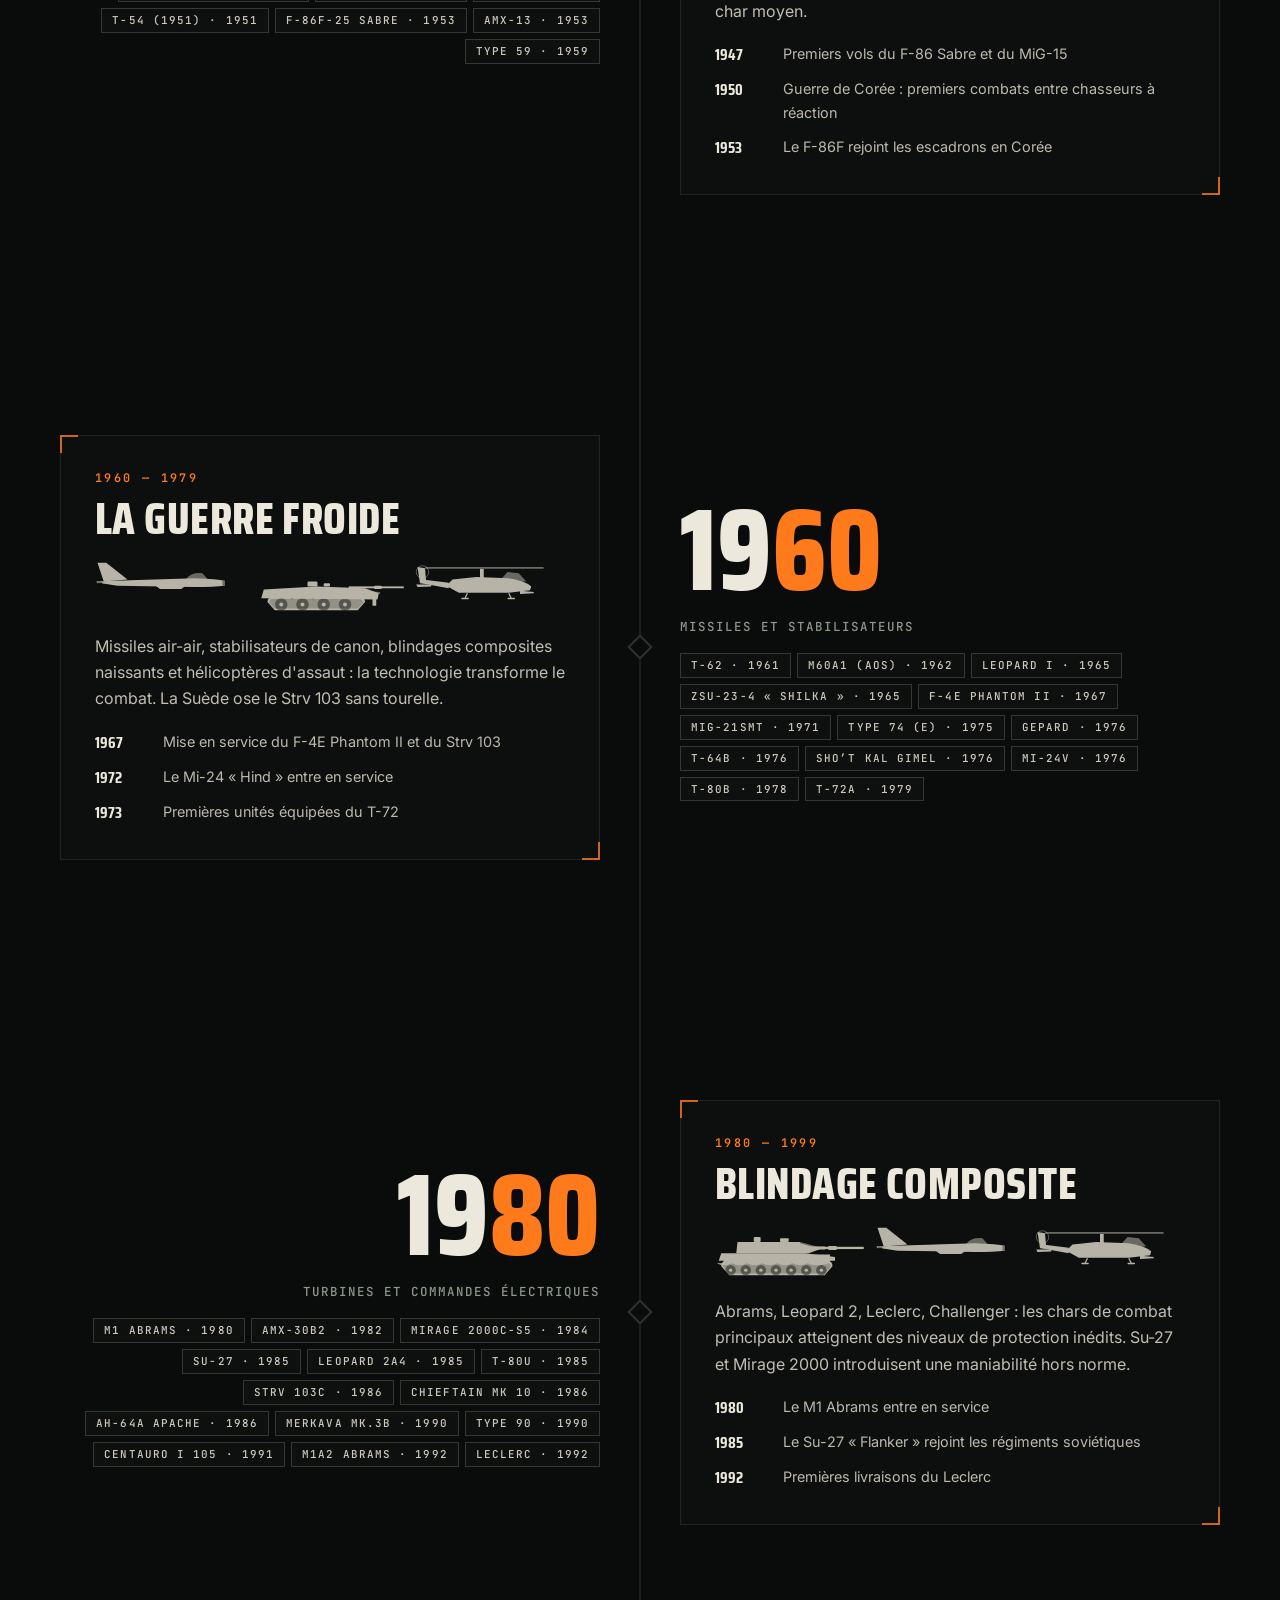
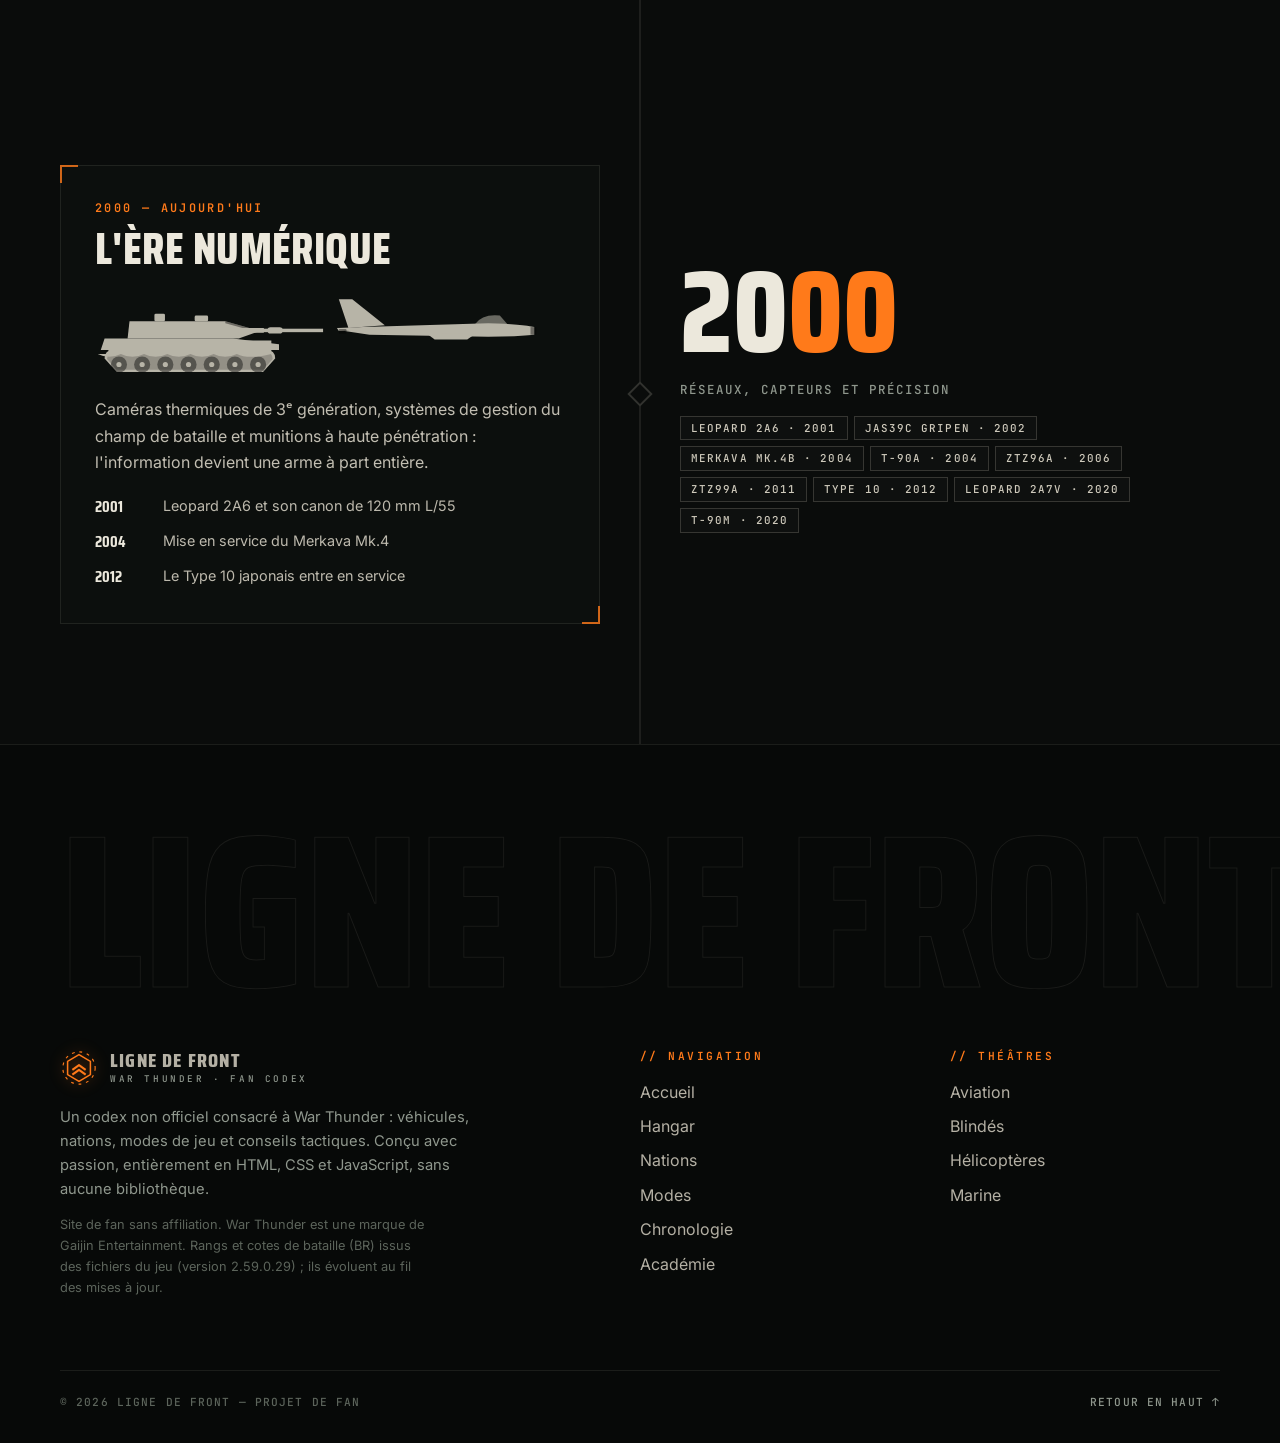
<file: chronologie.html>
<!doctype html>
<html lang="fr">
<head>
  <meta charset="utf-8">
  <meta name="viewport" content="width=device-width, initial-scale=1, viewport-fit=cover">
  <title>Chronologie — Ligne de Front</title>
  <meta name="description" content="Un siècle d'évolution des blindés, de l'aviation et de la marine, de 1930 à nos jours.">
  <meta name="theme-color" content="#0a0c0b">
  <link rel="icon" href="assets/favicon.svg" type="image/svg+xml">
  <link rel="preconnect" href="https://fonts.googleapis.com">
  <link rel="preconnect" href="https://fonts.gstatic.com" crossorigin>
  <link href="https://fonts.googleapis.com/css2?family=Saira+Condensed:wght@400;600;700;800&family=Inter:wght@400;500;600;700&family=JetBrains+Mono:wght@400;500;600&display=swap" rel="stylesheet">
  <link rel="stylesheet" href="assets/css/style.css">
  <script>document.documentElement.classList.add('js')</script>
</head>
<body data-page="chronologie" id="top">
  <main>
    <header class="page-hero" style="--hero-glow: rgba(255,179,71,.2)">
      <div class="page-hero-sil" data-sil="bomber"></div>
      <div class="wrap">
        <div class="crumbs" data-reveal><a href="index.html">Accueil</a><span>/</span>Chronologie</div>
        <div class="eyebrow" data-reveal>// 05 — Archives</div>
        <h1 data-split>Un siècle de fer</h1>
        <p class="lead" data-reveal data-delay=".3">Des biplans entoilés aux chasseurs à commandes électriques, des chars de 10 tonnes aux forteresses de 60 tonnes : faites défiler l'histoire.</p>
      </div>
      <div class="hero-index" aria-hidden="true">05</div>
    </header>

    <section class="chrono" data-chrono>
      <div class="chrono-year" aria-hidden="true"><span data-year>1930</span></div>
      <div class="wrap" style="position:relative">
        <div class="chrono-line" aria-hidden="true"><i data-line></i></div>
        <div data-eras></div>
      </div>
    </section>
  </main>

  <script src="assets/js/silhouettes.js" defer></script>
  <script src="assets/js/data.js" defer></script>
  <script src="assets/js/core.js" defer></script>
  <script src="assets/js/chrono.js" defer></script>
</body>
</html>
</file>
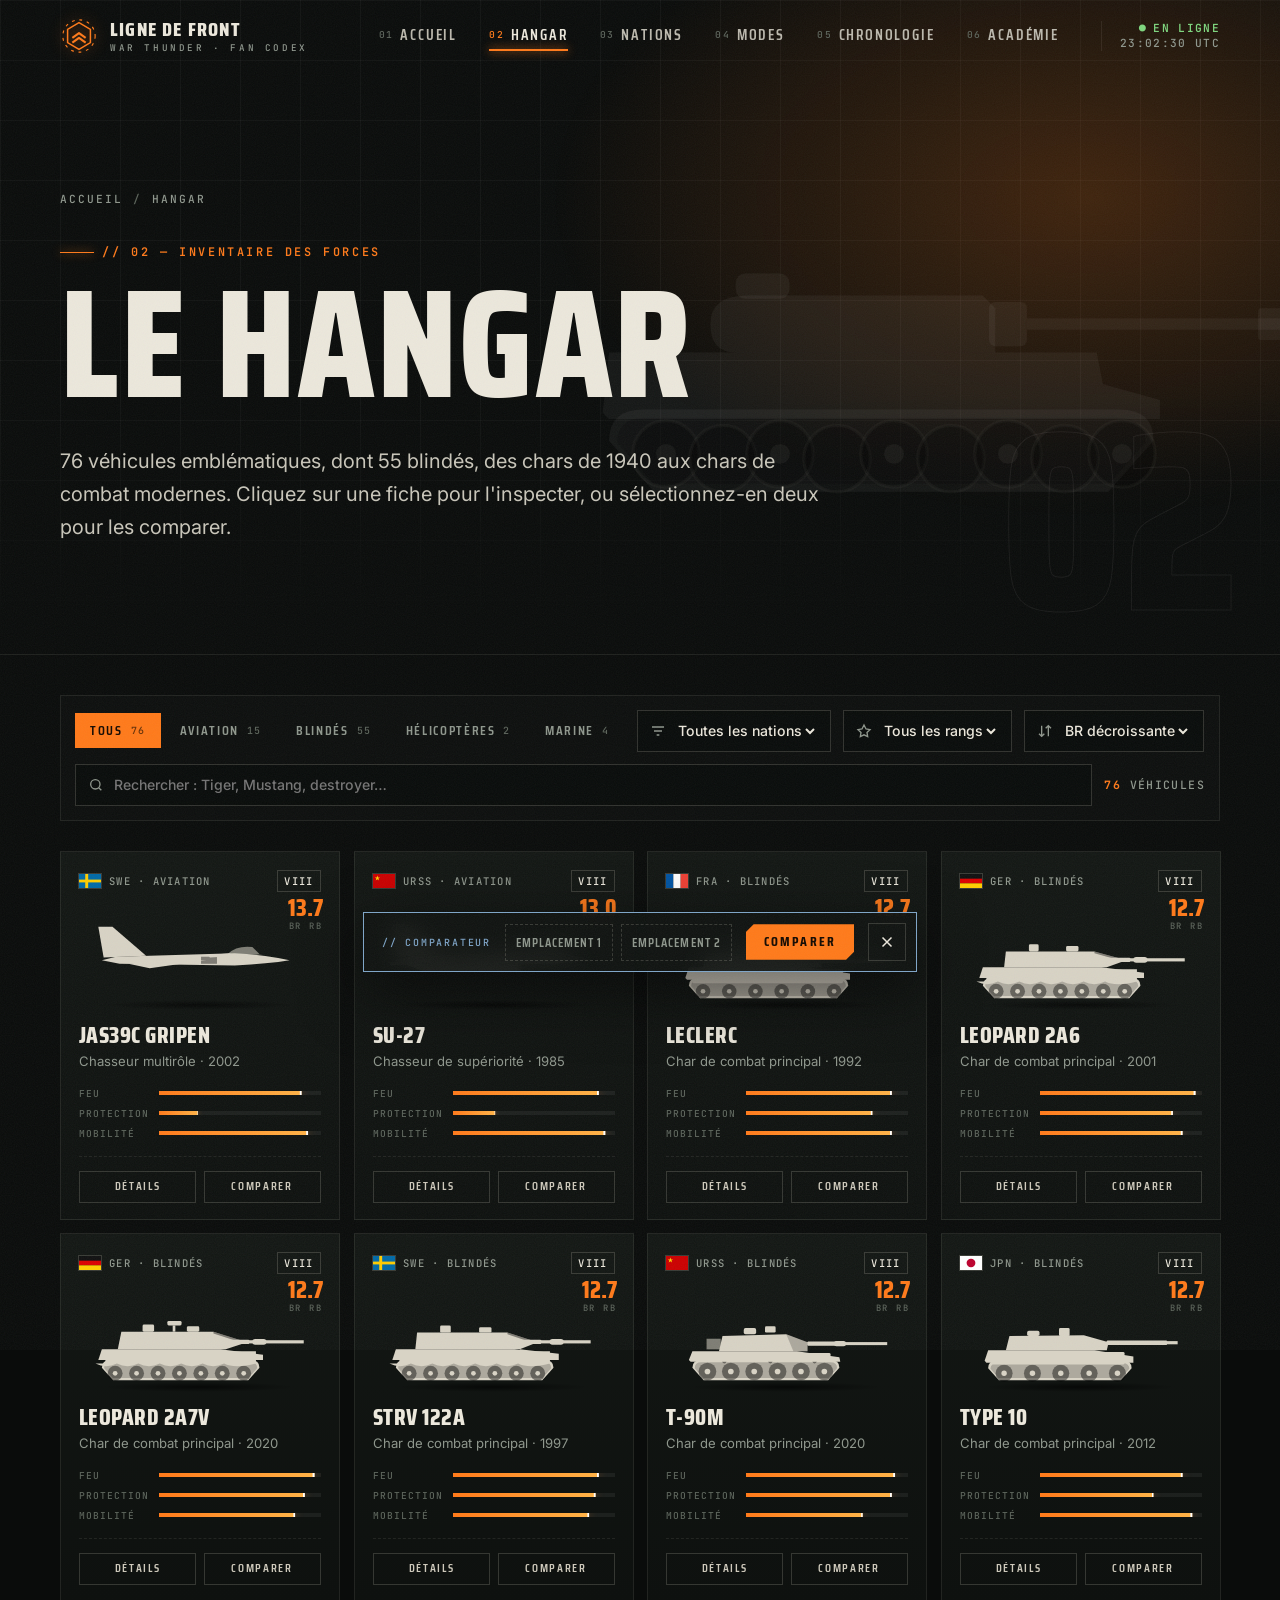
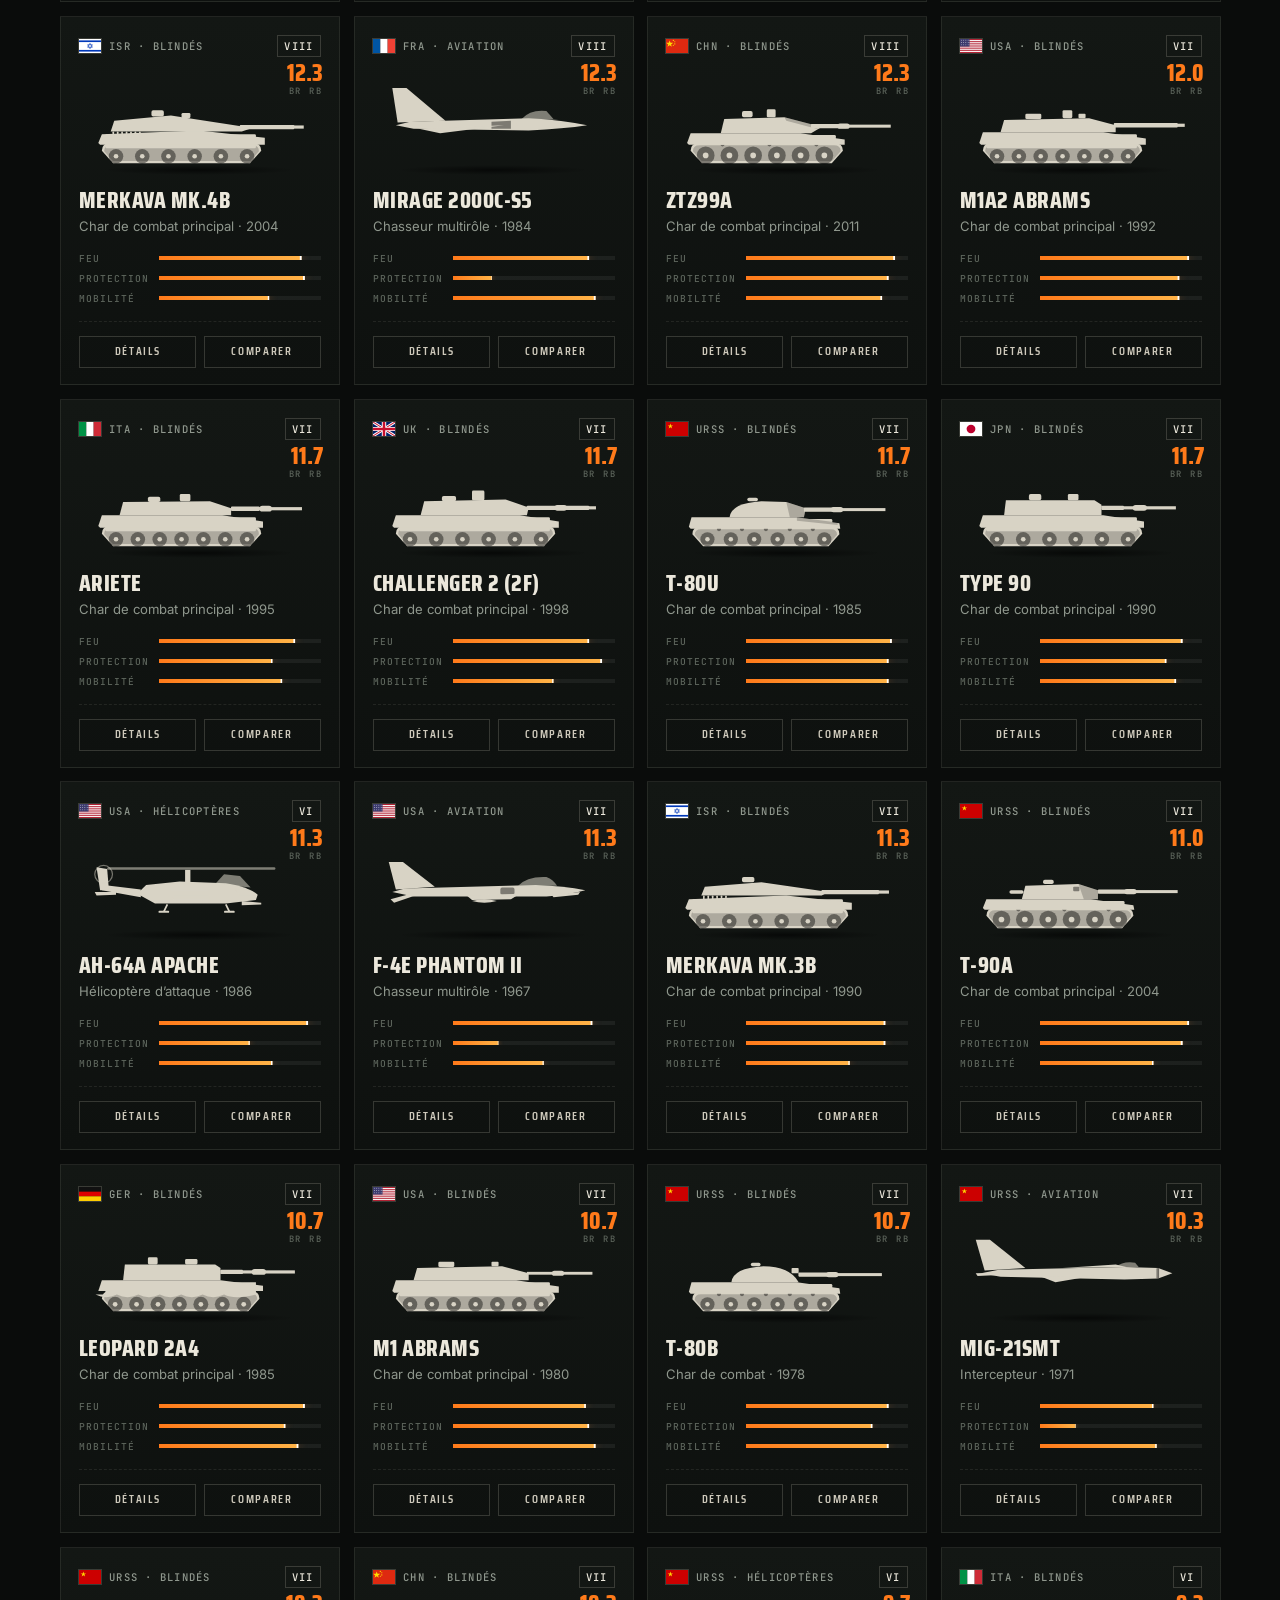
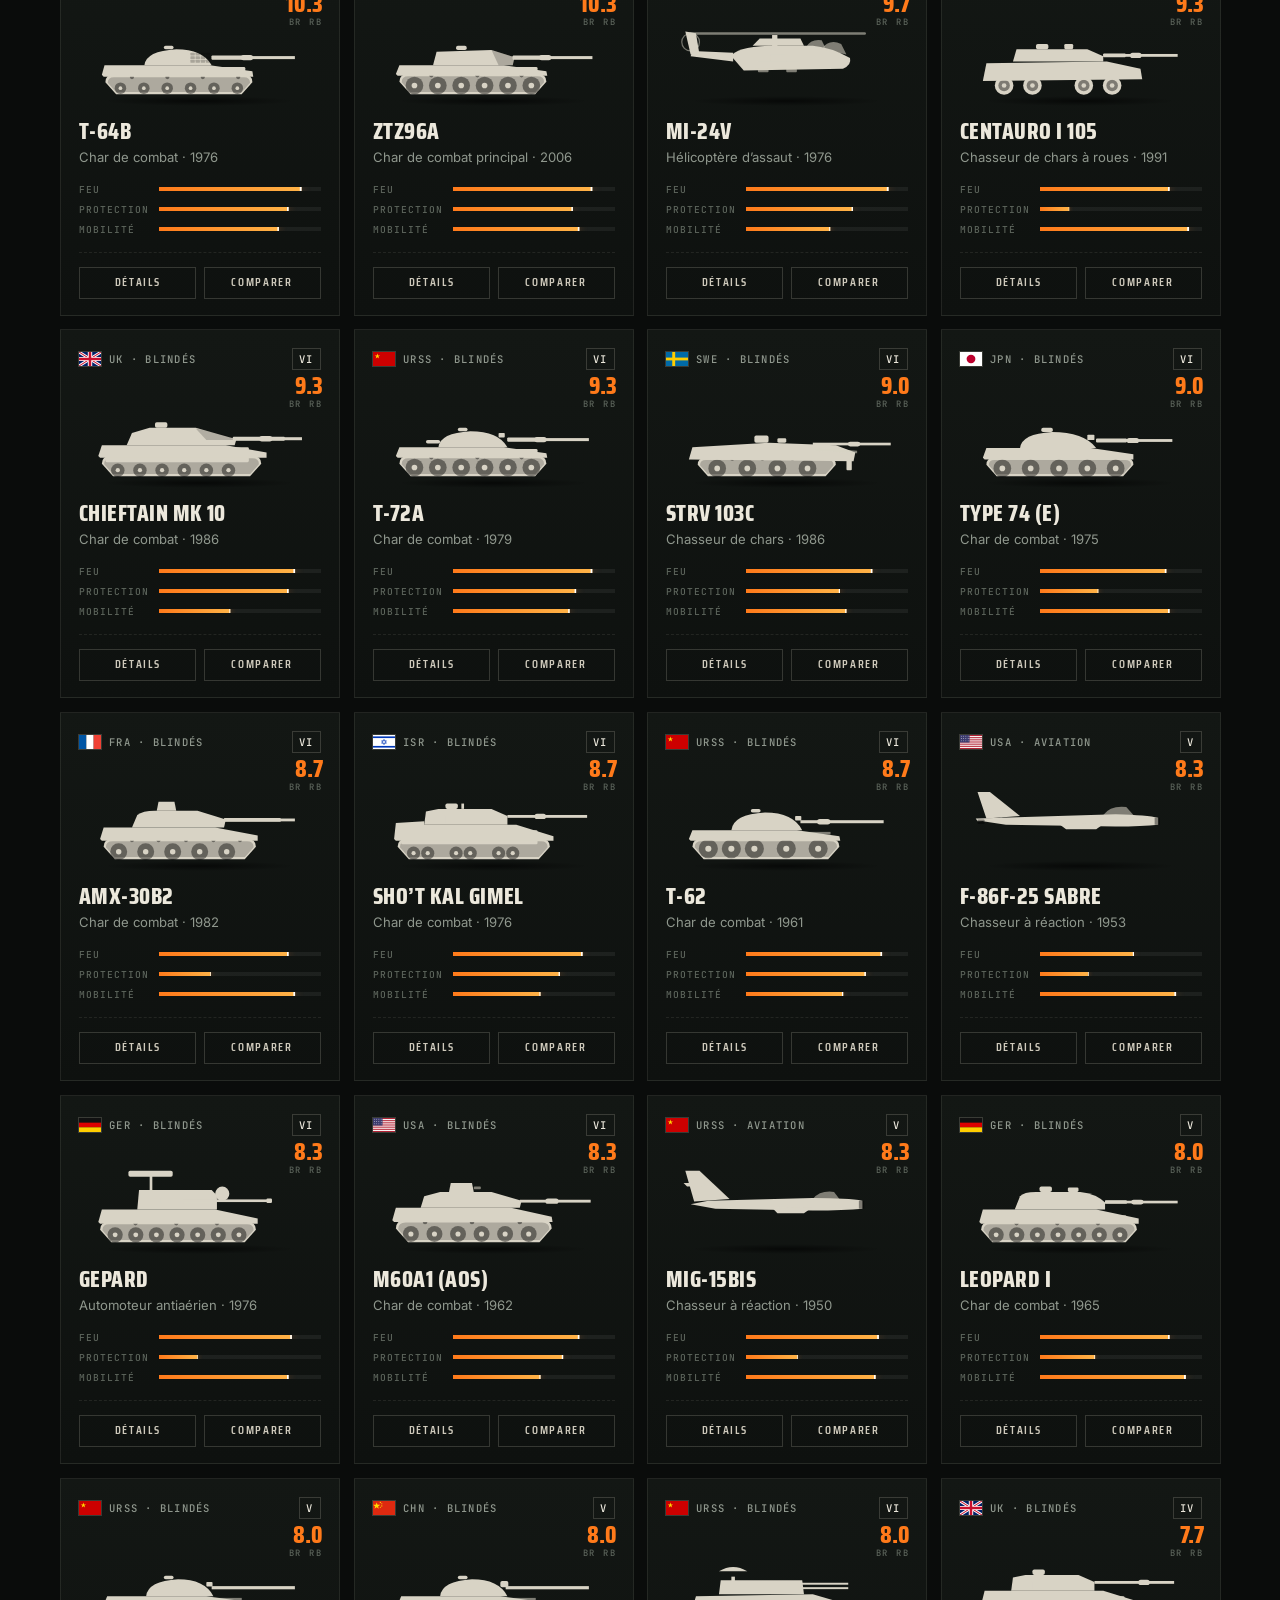
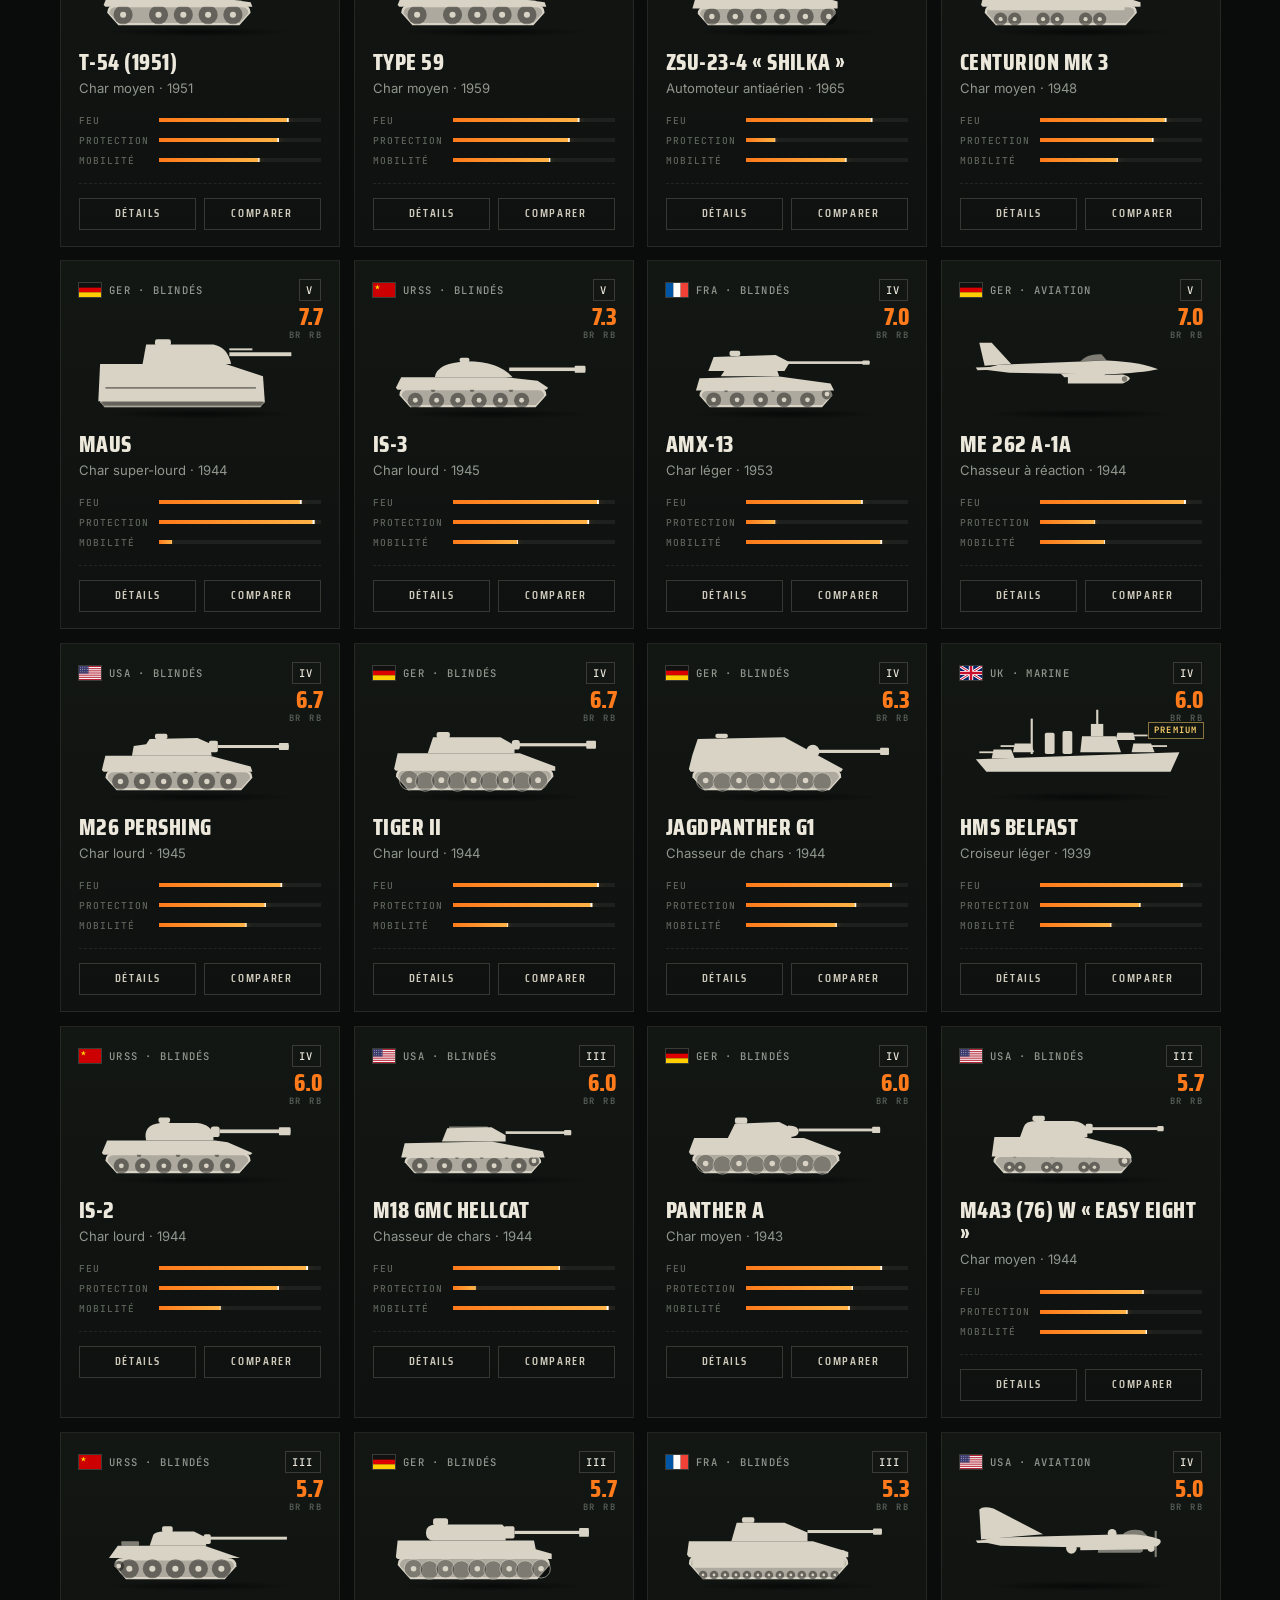
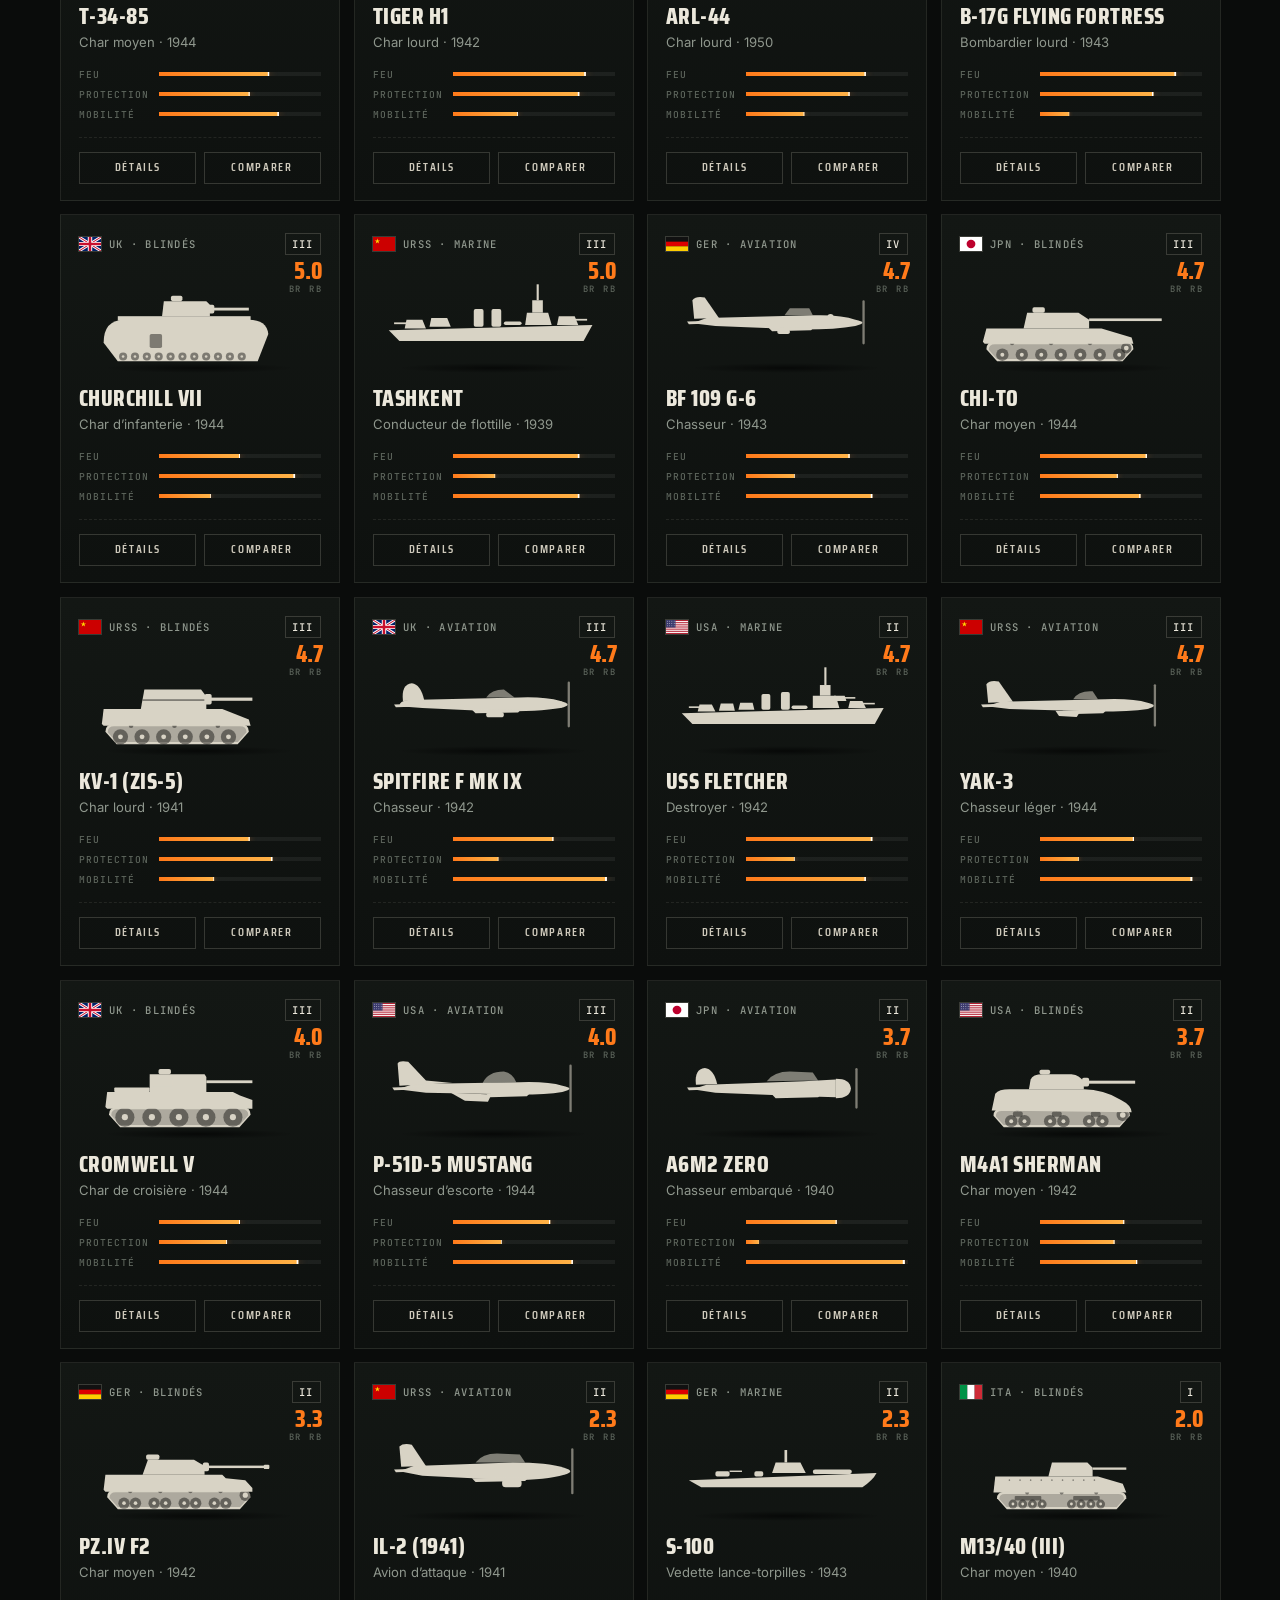
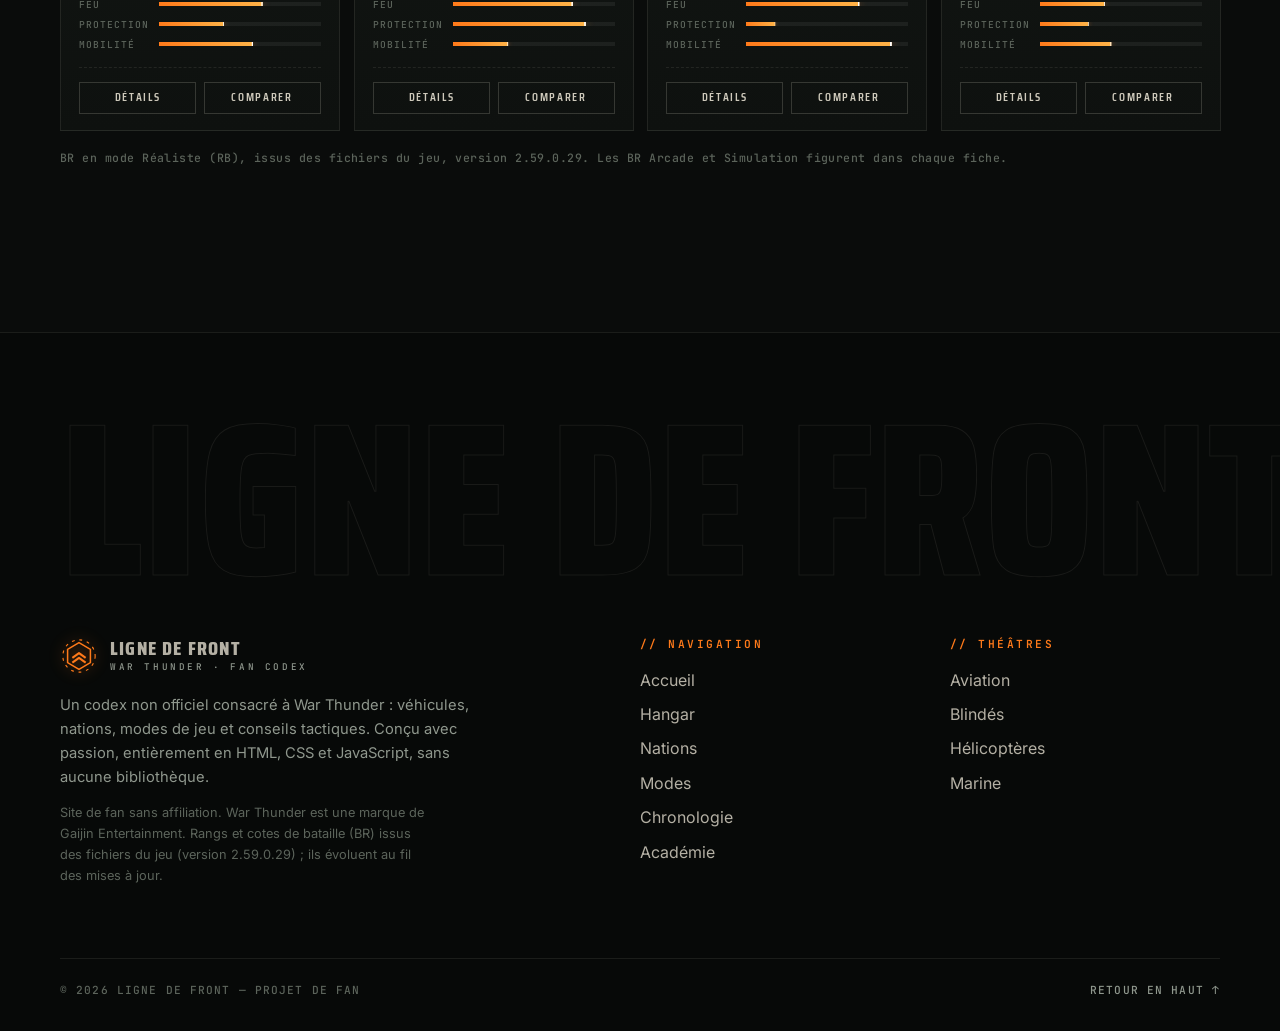
<file: hangar.html>
<!doctype html>
<html lang="fr">
<head>
  <meta charset="utf-8">
  <meta name="viewport" content="width=device-width, initial-scale=1, viewport-fit=cover">
  <title>Hangar — Ligne de Front</title>
  <meta name="description" content="Le hangar interactif : filtrez, inspectez et comparez les véhicules emblématiques de War Thunder.">
  <meta name="theme-color" content="#0a0c0b">
  <link rel="icon" href="assets/favicon.svg" type="image/svg+xml">
  <link rel="preconnect" href="https://fonts.googleapis.com">
  <link rel="preconnect" href="https://fonts.gstatic.com" crossorigin>
  <link href="https://fonts.googleapis.com/css2?family=Saira+Condensed:wght@400;600;700;800&family=Inter:wght@400;500;600;700&family=JetBrains+Mono:wght@400;500;600&display=swap" rel="stylesheet">
  <link rel="stylesheet" href="assets/css/style.css">
  <script>document.documentElement.classList.add('js')</script>
</head>
<body data-page="hangar" id="top">
  <main>
    <header class="page-hero">
      <div class="page-hero-sil" data-sil="heavy"></div>
      <div class="wrap">
        <div class="crumbs" data-reveal><a href="index.html">Accueil</a><span>/</span>Hangar</div>
        <div class="eyebrow" data-reveal>// 02 — Inventaire des forces</div>
        <h1 data-split>Le hangar</h1>
        <p class="lead" data-reveal data-delay=".3">76 véhicules emblématiques, dont 55 blindés, des chars de 1940 aux chars de combat modernes. Cliquez sur une fiche pour l'inspecter, ou sélectionnez-en deux pour les comparer.</p>
      </div>
      <div class="hero-index" aria-hidden="true">02</div>
    </header>

    <section class="section" style="padding-top:40px">
      <div class="wrap">
        <div class="toolbar" role="search">
          <div class="seg" data-filter-type role="group" aria-label="Type de véhicule"></div>
          <label class="field">
            <svg viewBox="0 0 24 24" fill="none" stroke="currentColor" stroke-width="2"><path d="M3 6h18M6 12h12M10 18h4"/></svg>
            <span class="sr-only">Nation</span>
            <select data-filter-nation></select>
          </label>
          <label class="field">
            <svg viewBox="0 0 24 24" fill="none" stroke="currentColor" stroke-width="2"><path d="M12 3l3 6 6 .9-4.5 4.3 1 6.3L12 17.8 6.5 20.5l1-6.3L3 9.9 9 9z"/></svg>
            <span class="sr-only">Rang</span>
            <select data-filter-rank></select>
          </label>
          <label class="field">
            <span class="sr-only">Trier par</span>
            <svg viewBox="0 0 24 24" fill="none" stroke="currentColor" stroke-width="2"><path d="M7 4v16M3 16l4 4 4-4M17 20V4M13 8l4-4 4 4"/></svg>
            <select data-sort>
              <option value="br-desc">BR décroissante</option>
              <option value="br-asc">BR croissante</option>
              <option value="year-asc">Plus anciens</option>
              <option value="year-desc">Plus récents</option>
              <option value="name">Nom (A → Z)</option>
            </select>
          </label>
          <label class="field grow">
            <svg viewBox="0 0 24 24" fill="none" stroke="currentColor" stroke-width="2"><circle cx="11" cy="11" r="7"/><path d="M20 20l-4-4"/></svg>
            <span class="sr-only">Rechercher</span>
            <input type="search" placeholder="Rechercher : Tiger, Mustang, destroyer…" data-search>
          </label>
          <span class="result-count" aria-live="polite"><b data-count-out>0</b> VÉHICULES</span>
        </div>

        <div class="v-grid" data-grid></div>
        <p class="br-source" data-br-source></p>
      </div>
    </section>
  </main>

  <!-- Barre de comparaison -->
  <div class="compare-tray" data-tray aria-live="polite">
    <span class="lbl">// COMPARATEUR</span>
    <div class="slots" data-slots></div>
    <button class="btn btn-sm btn-primary" data-compare-go disabled>Comparer</button>
    <button class="icon-btn" data-compare-clear aria-label="Vider le comparateur" style="width:38px;height:38px"><svg viewBox="0 0 24 24" fill="none" stroke="currentColor" stroke-width="2"><path d="M6 6l12 12M18 6L6 18"/></svg></button>
  </div>

  <!-- Fenêtre modale -->
  <div class="modal" data-modal role="dialog" aria-modal="true" aria-label="Fiche véhicule">
    <div class="modal-backdrop" data-close></div>
    <div class="modal-panel hud" tabindex="-1">
      <button class="icon-btn modal-close" data-close aria-label="Fermer"><svg viewBox="0 0 24 24" fill="none" stroke="currentColor" stroke-width="2"><path d="M6 6l12 12M18 6L6 18"/></svg></button>
      <div data-modal-body></div>
    </div>
  </div>

  <script src="assets/js/silhouettes.js" defer></script>
  <script src="assets/js/data.js" defer></script>
  <script src="assets/js/core.js" defer></script>
  <script src="assets/js/hangar.js" defer></script>
</body>
</html>
</file>
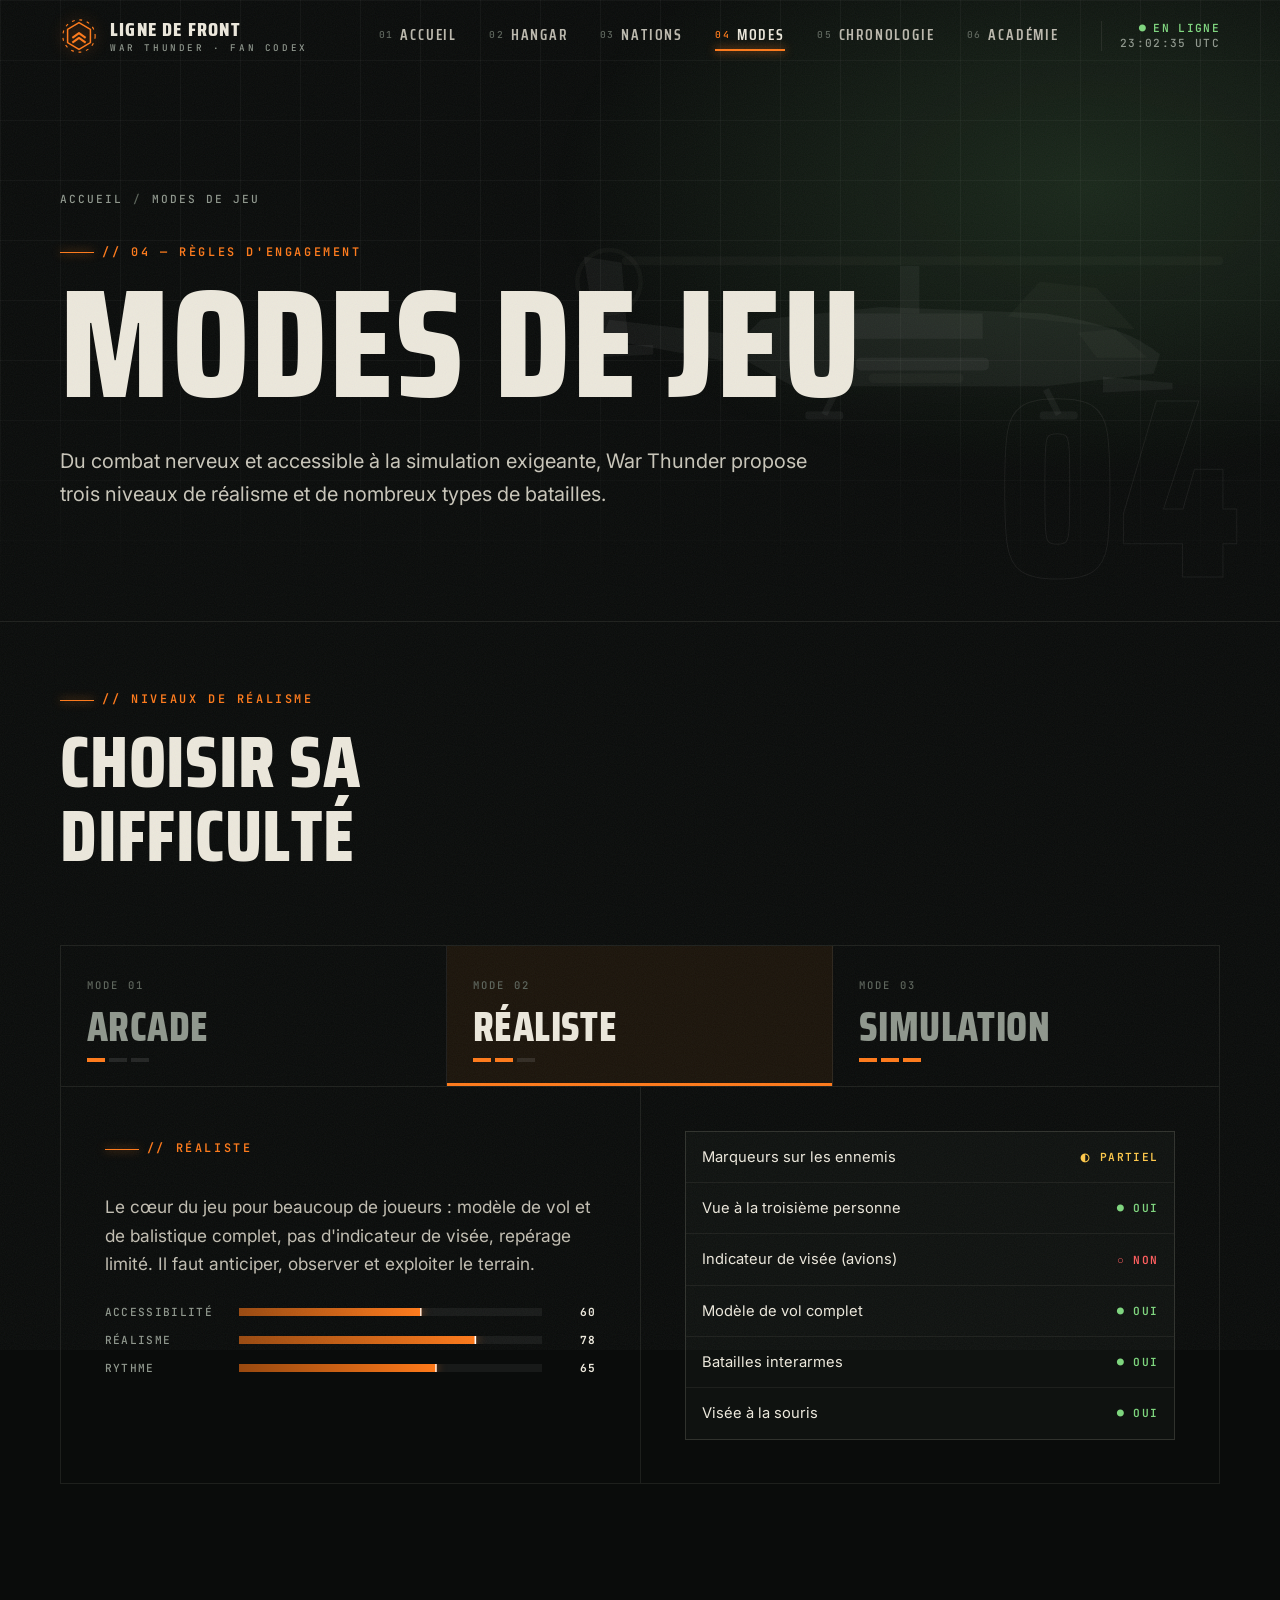
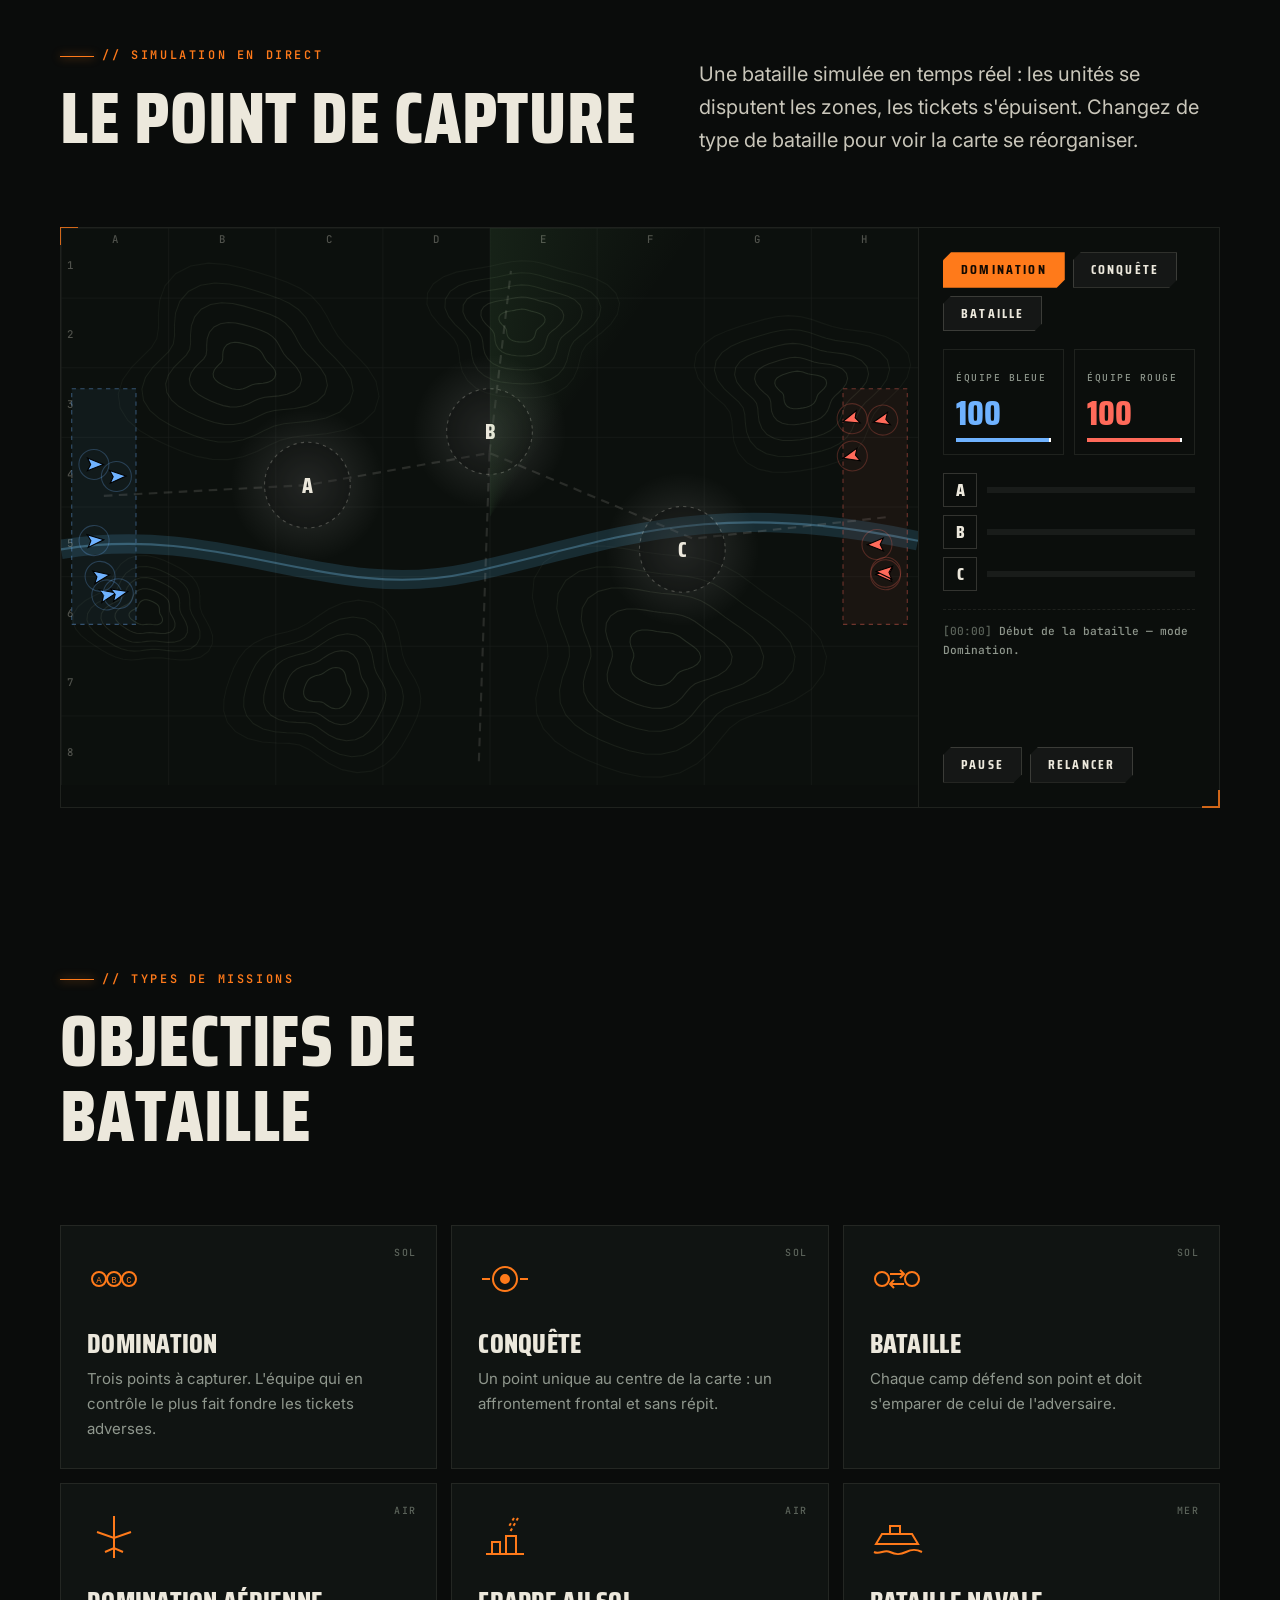
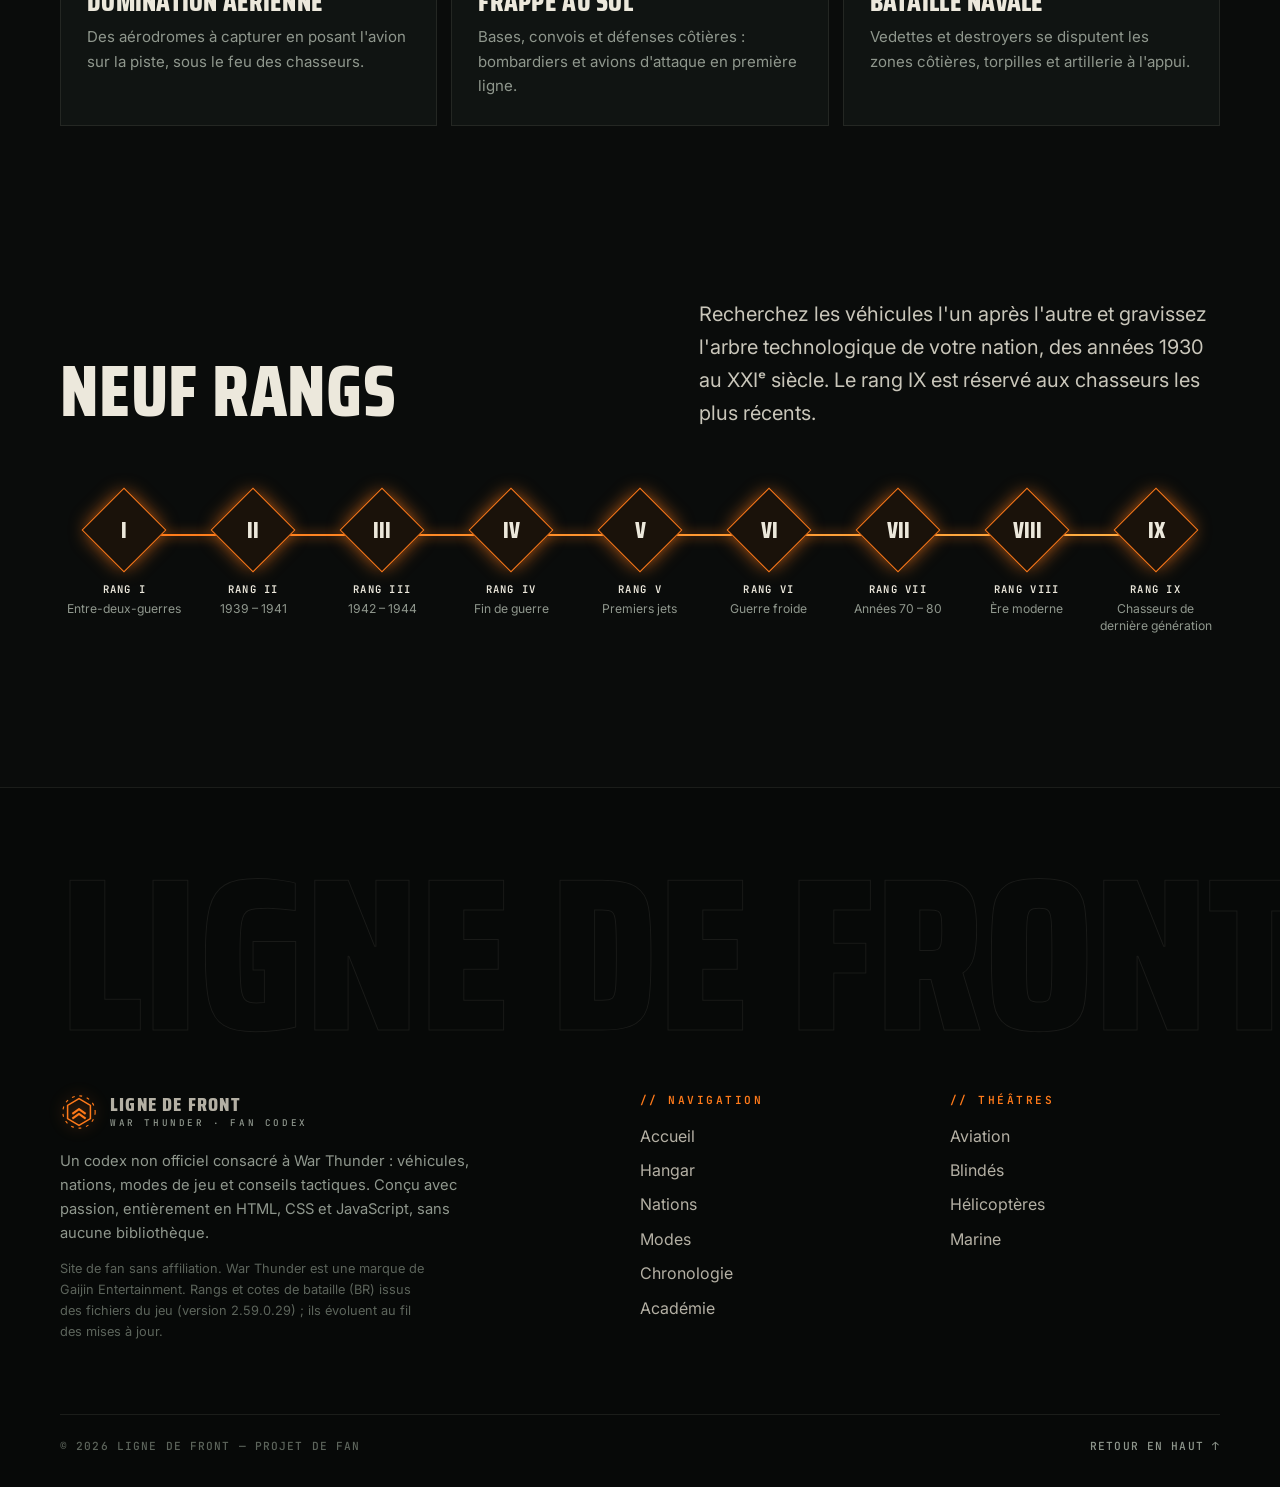
<file: modes.html>
<!doctype html>
<html lang="fr">
<head>
  <meta charset="utf-8">
  <meta name="viewport" content="width=device-width, initial-scale=1, viewport-fit=cover">
  <title>Modes de jeu — Ligne de Front</title>
  <meta name="description" content="Arcade, Réaliste, Simulation : les modes de jeu de War Thunder expliqués, avec une carte tactique animée.">
  <meta name="theme-color" content="#0a0c0b">
  <link rel="icon" href="assets/favicon.svg" type="image/svg+xml">
  <link rel="preconnect" href="https://fonts.googleapis.com">
  <link rel="preconnect" href="https://fonts.gstatic.com" crossorigin>
  <link href="https://fonts.googleapis.com/css2?family=Saira+Condensed:wght@400;600;700;800&family=Inter:wght@400;500;600;700&family=JetBrains+Mono:wght@400;500;600&display=swap" rel="stylesheet">
  <link rel="stylesheet" href="assets/css/style.css">
  <script>document.documentElement.classList.add('js')</script>
</head>
<body data-page="modes" id="top">
  <main>
    <header class="page-hero" style="--hero-glow: rgba(126,214,126,.14)">
      <div class="page-hero-sil" data-sil="heli"></div>
      <div class="wrap">
        <div class="crumbs" data-reveal><a href="index.html">Accueil</a><span>/</span>Modes de jeu</div>
        <div class="eyebrow" data-reveal>// 04 — Règles d'engagement</div>
        <h1 data-split>Modes de jeu</h1>
        <p class="lead" data-reveal data-delay=".3">Du combat nerveux et accessible à la simulation exigeante, War Thunder propose trois niveaux de réalisme et de nombreux types de batailles.</p>
      </div>
      <div class="hero-index" aria-hidden="true">04</div>
    </header>

    <!-- Niveaux de réalisme -->
    <section class="section" style="padding-top:60px">
      <div class="wrap">
        <div class="section-head">
          <div>
            <div class="eyebrow" data-reveal>// Niveaux de réalisme</div>
            <h2 class="h2" data-split>Choisir sa difficulté</h2>
          </div>
        </div>
        <div data-reveal>
          <div class="mode-tabs" role="tablist" aria-label="Niveaux de réalisme" data-mode-tabs></div>
          <div class="mode-panel" role="tabpanel" data-mode-panel></div>
        </div>
      </div>
    </section>

    <!-- Carte tactique -->
    <section class="section" style="padding-top:0">
      <div class="wrap">
        <div class="section-head">
          <div>
            <div class="eyebrow" data-reveal>// Simulation en direct</div>
            <h2 class="h2" data-split>Le point de capture</h2>
          </div>
          <p class="lead" data-reveal data-delay=".2">Une bataille simulée en temps réel : les unités se disputent les zones, les tickets s'épuisent. Changez de type de bataille pour voir la carte se réorganiser.</p>
        </div>
        <div class="tactical hud" data-reveal="scale">
          <div class="tac-map" data-map></div>
          <div class="tac-side">
            <div class="tac-controls" role="group" aria-label="Type de bataille" data-tac-modes>
              <button class="btn btn-sm btn-primary" data-m="dom">Domination</button>
              <button class="btn btn-sm btn-ghost" data-m="conq">Conquête</button>
              <button class="btn btn-sm btn-ghost" data-m="bat">Bataille</button>
            </div>
            <div class="tickets">
              <div class="ticket blue"><small>Équipe bleue</small><b data-t-blue>100</b><span class="bar"><i style="--v:1" data-tb-blue></i></span></div>
              <div class="ticket red"><small>Équipe rouge</small><b data-t-red>100</b><span class="bar"><i style="--v:1" data-tb-red></i></span></div>
            </div>
            <div class="cap-list" data-caps></div>
            <div class="tac-log" data-log aria-live="off"></div>
            <div class="tac-controls">
              <button class="btn btn-sm btn-ghost" data-pause>Pause</button>
              <button class="btn btn-sm btn-ghost" data-restart>Relancer</button>
            </div>
          </div>
        </div>
      </div>
    </section>

    <!-- Types de batailles -->
    <section class="section" style="padding-top:0">
      <div class="wrap">
        <div class="section-head">
          <div>
            <div class="eyebrow" data-reveal>// Types de missions</div>
            <h2 class="h2" data-split>Objectifs de bataille</h2>
          </div>
        </div>
        <div class="battle-types">
          <article class="btype" data-reveal><span class="k">SOL</span>
            <svg class="ico" viewBox="0 0 54 54" fill="none" stroke="currentColor" stroke-width="2"><circle cx="12" cy="27" r="7"/><circle cx="27" cy="27" r="7"/><circle cx="42" cy="27" r="7"/><text x="12" y="31" font-size="9" fill="currentColor" stroke="none" text-anchor="middle" font-family="monospace">A</text><text x="27" y="31" font-size="9" fill="currentColor" stroke="none" text-anchor="middle" font-family="monospace">B</text><text x="42" y="31" font-size="9" fill="currentColor" stroke="none" text-anchor="middle" font-family="monospace">C</text></svg>
            <h3>Domination</h3><p>Trois points à capturer. L'équipe qui en contrôle le plus fait fondre les tickets adverses.</p></article>
          <article class="btype" data-reveal data-delay=".06"><span class="k">SOL</span>
            <svg class="ico" viewBox="0 0 54 54" fill="none" stroke="currentColor" stroke-width="2"><circle cx="27" cy="27" r="12"/><circle cx="27" cy="27" r="4" fill="currentColor"/><path d="M4 27h8M42 27h8"/></svg>
            <h3>Conquête</h3><p>Un point unique au centre de la carte : un affrontement frontal et sans répit.</p></article>
          <article class="btype" data-reveal data-delay=".12"><span class="k">SOL</span>
            <svg class="ico" viewBox="0 0 54 54" fill="none" stroke="currentColor" stroke-width="2"><circle cx="12" cy="27" r="7"/><circle cx="42" cy="27" r="7"/><path d="M20 22l14 0M30 18l4 4-4 4M34 32H20M24 28l-4 4 4 4"/></svg>
            <h3>Bataille</h3><p>Chaque camp défend son point et doit s'emparer de celui de l'adversaire.</p></article>
          <article class="btype" data-reveal><span class="k">AIR</span>
            <svg class="ico" viewBox="0 0 54 54" fill="none" stroke="currentColor" stroke-width="2"><path d="M27 6v42M10 22l17 6 17-6M18 42l9-4 9 4"/></svg>
            <h3>Domination aérienne</h3><p>Des aérodromes à capturer en posant l'avion sur la piste, sous le feu des chasseurs.</p></article>
          <article class="btype" data-reveal data-delay=".06"><span class="k">AIR</span>
            <svg class="ico" viewBox="0 0 54 54" fill="none" stroke="currentColor" stroke-width="2"><path d="M8 44h38M14 44V32h8v12M28 44V26h10v18"/><path d="M40 8l-8 14M36 8l-6 10" stroke-dasharray="3 3"/></svg>
            <h3>Frappe au sol</h3><p>Bases, convois et défenses côtières : bombardiers et avions d'attaque en première ligne.</p></article>
          <article class="btype" data-reveal data-delay=".12"><span class="k">MER</span>
            <svg class="ico" viewBox="0 0 54 54" fill="none" stroke="currentColor" stroke-width="2"><path d="M6 34l6-10h30l6 10z"/><path d="M20 24v-8h10v8M4 42c6 3 10-3 16 0s10 3 16 0 10-3 16 0"/></svg>
            <h3>Bataille navale</h3><p>Vedettes et destroyers se disputent les zones côtières, torpilles et artillerie à l'appui.</p></article>
        </div>
      </div>
    </section>

    <!-- Progression -->
    <section class="section" style="padding-top:0">
      <div class="wrap">
        <div class="section-head">
          <div>
            <div class="eyebrow" data-reveal>// Progression</div>
            <h2 class="h2" data-split>Neuf rangs</h2>
          </div>
          <p class="lead" data-reveal data-delay=".2">Recherchez les véhicules l'un après l'autre et gravissez l'arbre technologique de votre nation, des années 1930 au XXIᵉ siècle. Le rang IX est réservé aux chasseurs les plus récents.</p>
        </div>
        <div class="ranks">
          <div class="fill"></div>
          <div class="rank" style="--i:0"><div class="dot"><span>I</span></div><b>RANG I</b><small>Entre-deux-guerres</small></div>
          <div class="rank" style="--i:1"><div class="dot"><span>II</span></div><b>RANG II</b><small>1939 – 1941</small></div>
          <div class="rank" style="--i:2"><div class="dot"><span>III</span></div><b>RANG III</b><small>1942 – 1944</small></div>
          <div class="rank" style="--i:3"><div class="dot"><span>IV</span></div><b>RANG IV</b><small>Fin de guerre</small></div>
          <div class="rank" style="--i:4"><div class="dot"><span>V</span></div><b>RANG V</b><small>Premiers jets</small></div>
          <div class="rank" style="--i:5"><div class="dot"><span>VI</span></div><b>RANG VI</b><small>Guerre froide</small></div>
          <div class="rank" style="--i:6"><div class="dot"><span>VII</span></div><b>RANG VII</b><small>Années 70 – 80</small></div>
          <div class="rank" style="--i:7"><div class="dot"><span>VIII</span></div><b>RANG VIII</b><small>Ère moderne</small></div>
          <div class="rank" style="--i:8"><div class="dot"><span>IX</span></div><b>RANG IX</b><small>Chasseurs de dernière génération</small></div>
        </div>
      </div>
    </section>
  </main>

  <script src="assets/js/silhouettes.js" defer></script>
  <script src="assets/js/data.js" defer></script>
  <script src="assets/js/core.js" defer></script>
  <script src="assets/js/modes.js" defer></script>
</body>
</html>
</file>
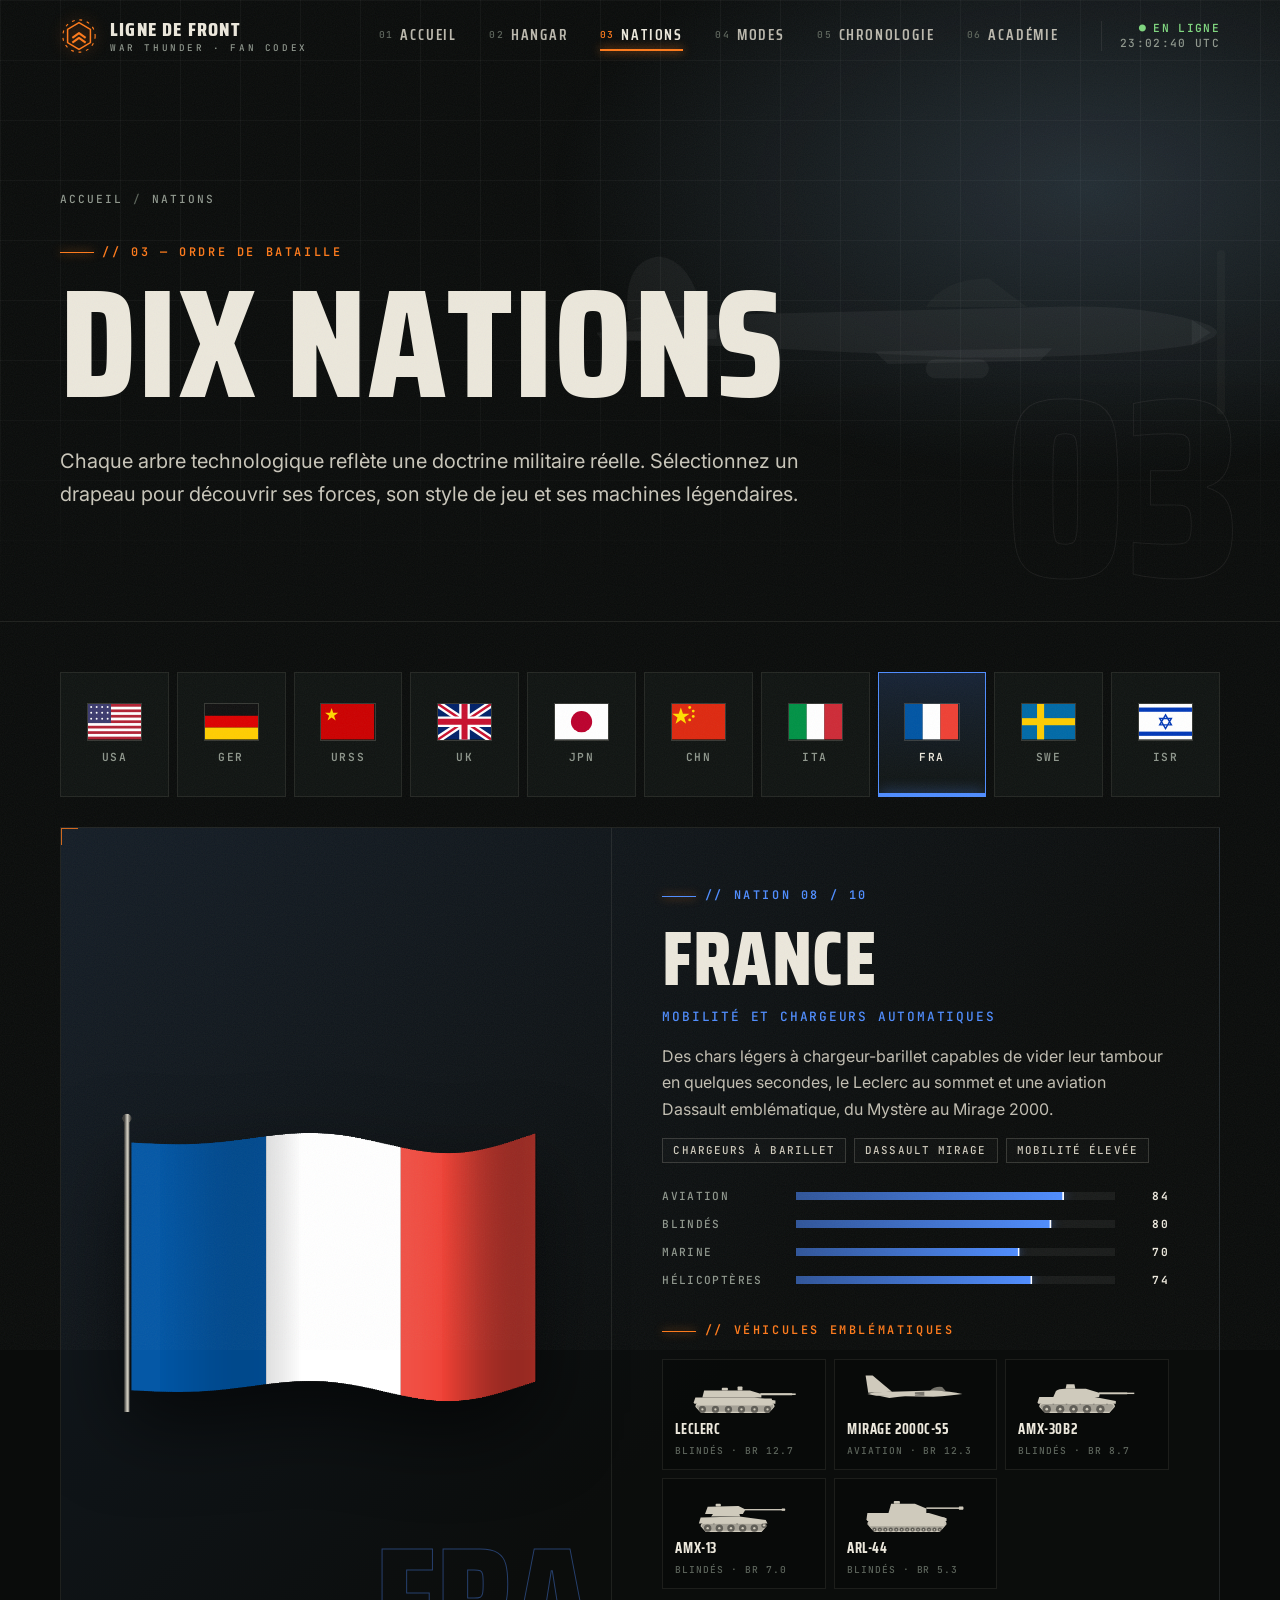
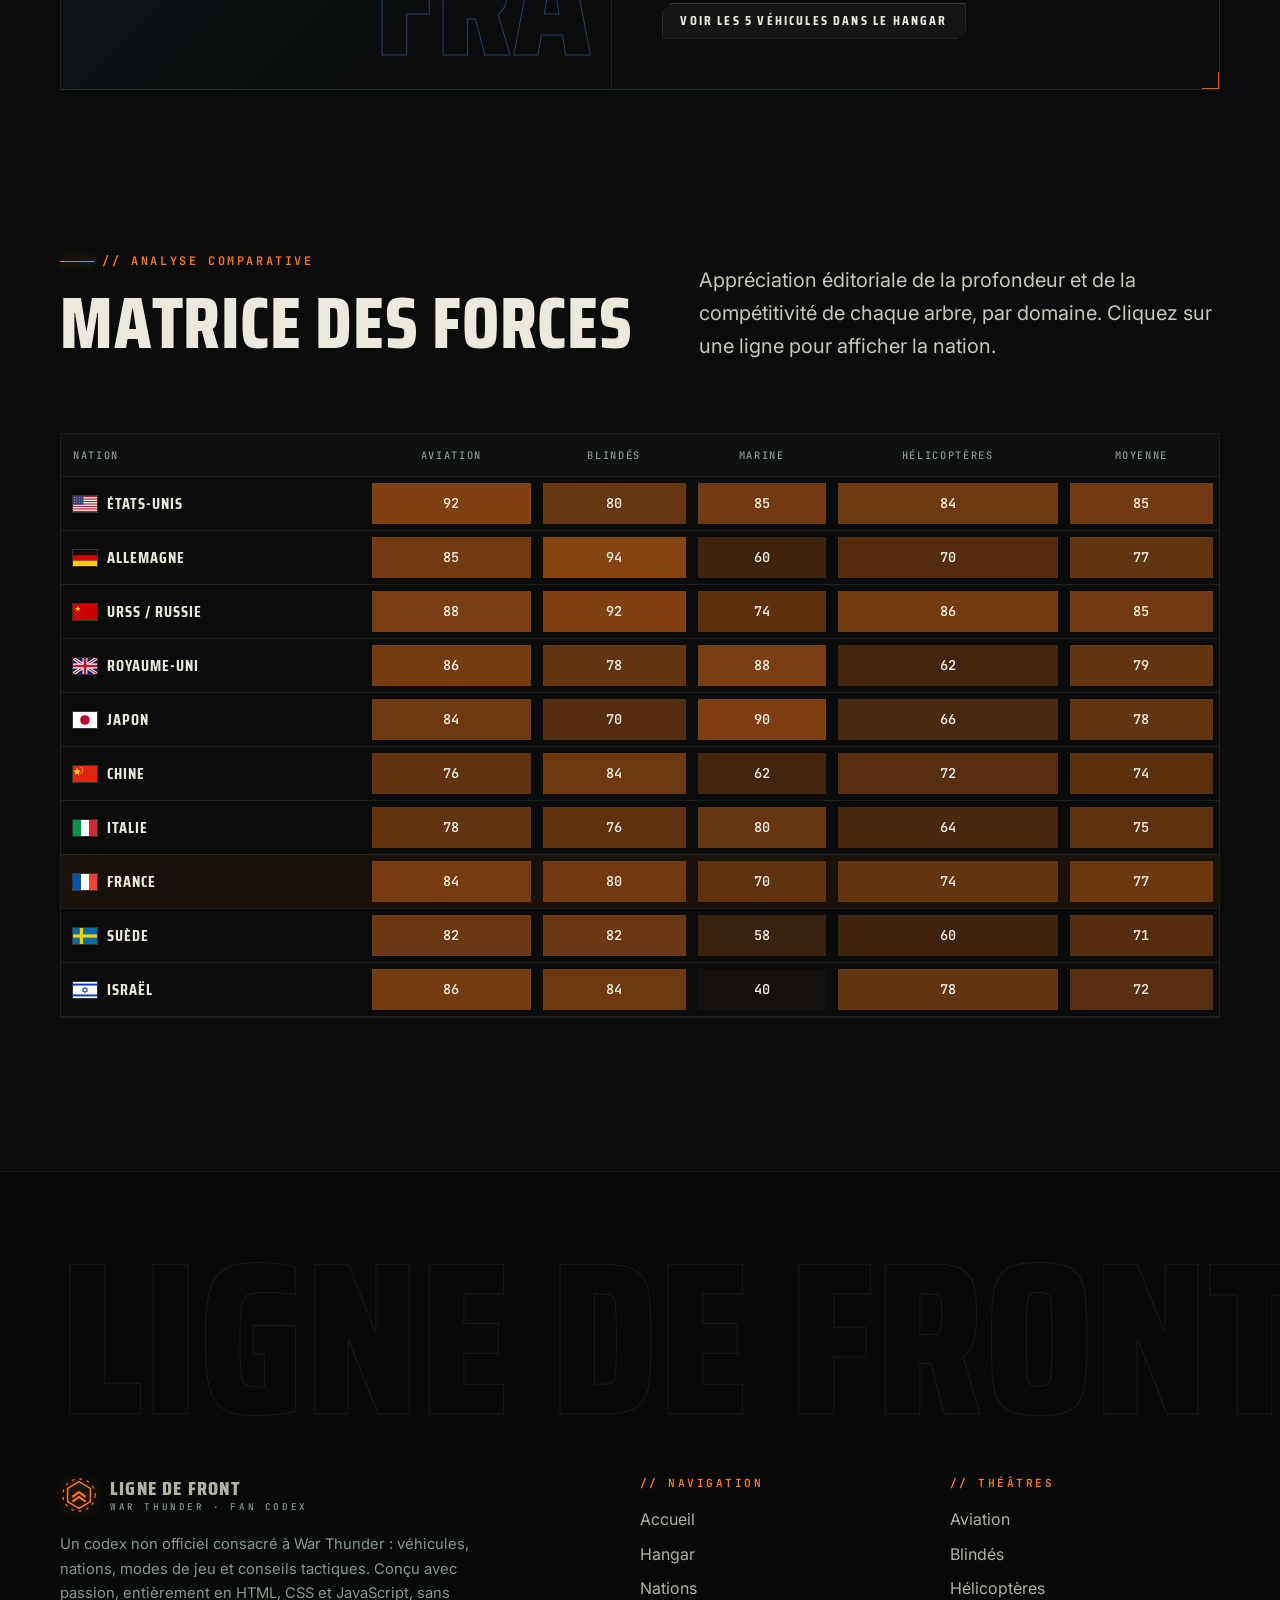
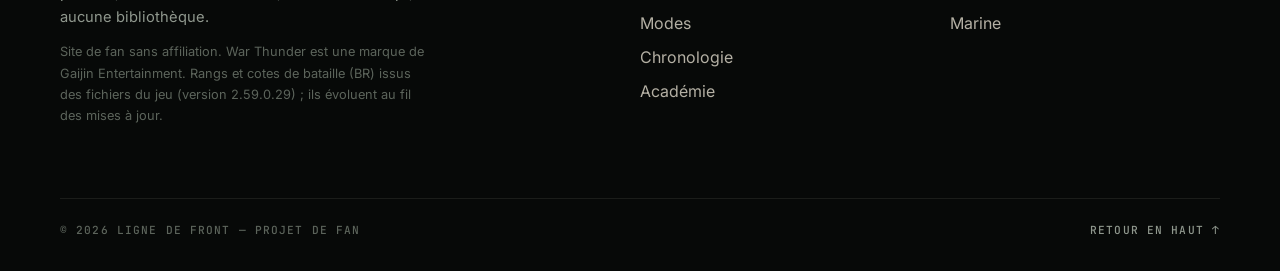
<file: nations.html>
<!doctype html>
<html lang="fr">
<head>
  <meta charset="utf-8">
  <meta name="viewport" content="width=device-width, initial-scale=1, viewport-fit=cover">
  <title>Nations — Ligne de Front</title>
  <meta name="description" content="Les dix nations de War Thunder : doctrines, points forts et véhicules emblématiques.">
  <meta name="theme-color" content="#0a0c0b">
  <link rel="icon" href="assets/favicon.svg" type="image/svg+xml">
  <link rel="preconnect" href="https://fonts.googleapis.com">
  <link rel="preconnect" href="https://fonts.gstatic.com" crossorigin>
  <link href="https://fonts.googleapis.com/css2?family=Saira+Condensed:wght@400;600;700;800&family=Inter:wght@400;500;600;700&family=JetBrains+Mono:wght@400;500;600&display=swap" rel="stylesheet">
  <link rel="stylesheet" href="assets/css/style.css">
  <script>document.documentElement.classList.add('js')</script>
</head>
<body data-page="nations" id="top">
  <main>
    <header class="page-hero" style="--hero-glow: rgba(127,166,201,.22)">
      <div class="page-hero-sil" data-sil="fighter"></div>
      <div class="wrap">
        <div class="crumbs" data-reveal><a href="index.html">Accueil</a><span>/</span>Nations</div>
        <div class="eyebrow" data-reveal>// 03 — Ordre de bataille</div>
        <h1 data-split>Dix nations</h1>
        <p class="lead" data-reveal data-delay=".3">Chaque arbre technologique reflète une doctrine militaire réelle. Sélectionnez un drapeau pour découvrir ses forces, son style de jeu et ses machines légendaires.</p>
      </div>
      <div class="hero-index" aria-hidden="true">03</div>
    </header>

    <section class="section" style="padding-top:50px" id="panel">
      <div class="wrap">
        <div class="nation-picker" role="tablist" aria-label="Choisir une nation" data-picker data-reveal></div>

        <article class="nation-panel hud" data-panel role="tabpanel" data-reveal="scale">
          <div class="nation-flag-stage">
            <canvas class="wave-flag" data-flag width="880" height="600" aria-hidden="true"></canvas>
            <div class="nation-code" data-code aria-hidden="true"></div>
          </div>
          <div class="nation-info" data-info aria-live="polite"></div>
        </article>
      </div>
    </section>

    <section class="section" style="padding-top:0">
      <div class="wrap">
        <div class="section-head">
          <div>
            <div class="eyebrow" data-reveal>// Analyse comparative</div>
            <h2 class="h2" data-split>Matrice des forces</h2>
          </div>
          <p class="lead" data-reveal data-delay=".2">Appréciation éditoriale de la profondeur et de la compétitivité de chaque arbre, par domaine. Cliquez sur une ligne pour afficher la nation.</p>
        </div>
        <div class="matrix-wrap" data-reveal>
          <table class="matrix" data-matrix>
            <thead><tr><th style="text-align:left">Nation</th><th>Aviation</th><th>Blindés</th><th>Marine</th><th>Hélicoptères</th><th>Moyenne</th></tr></thead>
            <tbody></tbody>
          </table>
        </div>
      </div>
    </section>
  </main>

  <script src="assets/js/silhouettes.js" defer></script>
  <script src="assets/js/data.js" defer></script>
  <script src="assets/js/core.js" defer></script>
  <script src="assets/js/nations.js" defer></script>
</body>
</html>
</file>
<file: assets/css/style.css>
/* ==========================================================================
   LIGNE DE FRONT — fan-site War Thunder
   Feuille de style principale
   ========================================================================== */

:root {
  --bg: #0a0c0b;
  --bg-2: #101412;
  --bg-3: #171c19;
  --panel: rgba(22, 27, 24, .72);
  --panel-solid: #141916;
  --line: rgba(232, 226, 210, .09);
  --line-2: rgba(232, 226, 210, .18);
  --text: #ece8dc;
  --muted: #8f978d;
  --dim: #5c645b;
  --accent: #ff7a1a;
  --accent-2: #ffb347;
  --accent-glow: rgba(255, 122, 26, .45);
  --olive: #8a9a5b;
  --steel: #7fa6c9;
  --good: #7ed67e;
  --bad: #ff5d5d;
  --warn: #ffc94a;

  --f-display: "Saira Condensed", "Arial Narrow", "Roboto Condensed", Impact, sans-serif;
  --f-body: "Inter", system-ui, -apple-system, "Segoe UI", Roboto, sans-serif;
  --f-mono: "JetBrains Mono", ui-monospace, "SFMono-Regular", Menlo, Consolas, monospace;

  --radius: 4px;
  --wrap: 1240px;
  --gutter: clamp(16px, 4vw, 40px);
  --header-h: 72px;
  --ease: cubic-bezier(.2, .8, .2, 1);
  --ease-in-out: cubic-bezier(.76, 0, .24, 1);

  color-scheme: dark;
}

*, *::before, *::after { box-sizing: border-box; }
html { scroll-behavior: smooth; -webkit-text-size-adjust: 100%; }
body {
  margin: 0;
  background: var(--bg);
  color: var(--text);
  font: 400 16px/1.65 var(--f-body);
  overflow-x: hidden;
  -webkit-font-smoothing: antialiased;
}
img, svg { max-width: 100%; }
a { color: inherit; text-decoration: none; }
button { font: inherit; color: inherit; background: none; border: 0; cursor: pointer; }
::selection { background: var(--accent); color: #140a02; }
:focus-visible { outline: 2px solid var(--accent); outline-offset: 3px; }

/* grain cinématographique */
body::after {
  content: "";
  position: fixed; inset: -50%;
  pointer-events: none;
  z-index: 9000;
  opacity: .055;
  background-image: url("data:image/svg+xml,%3Csvg xmlns='http://www.w3.org/2000/svg' width='160' height='160'%3E%3Cfilter id='n'%3E%3CfeTurbulence type='fractalNoise' baseFrequency='.9' numOctaves='3' stitchTiles='stitch'/%3E%3C/filter%3E%3Crect width='100%25' height='100%25' filter='url(%23n)'/%3E%3C/svg%3E");
  animation: grain 1s steps(6) infinite;
}
@keyframes grain {
  0%,100% { transform: translate(0,0); }
  20% { transform: translate(-3%, 2%); }
  40% { transform: translate(2%, -3%); }
  60% { transform: translate(-2%, -1%); }
  80% { transform: translate(3%, 3%); }
}

/* entrée de page (CSS pur) */
body::before {
  content: "";
  position: fixed; inset: 0;
  z-index: 9500;
  pointer-events: none;
  background:
    repeating-linear-gradient(-45deg, rgba(0,0,0,.18) 0 14px, transparent 14px 28px),
    var(--accent);
  transform-origin: top;
  animation: wipe-in .8s var(--ease-in-out) .05s both;
}
@keyframes wipe-in { from { transform: scaleY(1); } to { transform: scaleY(0); } }

.page-exit {
  position: fixed; inset: 0; z-index: 9500;
  pointer-events: none;
  background:
    repeating-linear-gradient(-45deg, rgba(0,0,0,.18) 0 14px, transparent 14px 28px),
    var(--accent);
  transform: scaleY(0);
  transform-origin: bottom;
  transition: transform .45s var(--ease-in-out);
}
html.leaving .page-exit { transform: scaleY(1); }

.wrap { width: 100%; max-width: var(--wrap); margin: 0 auto; padding-inline: var(--gutter); }
.sr-only { position:absolute; width:1px; height:1px; padding:0; margin:-1px; overflow:hidden; clip:rect(0,0,0,0); white-space:nowrap; border:0; }

/* ---------- Typo ---------- */
h1, h2, h3, h4 {
  font-family: var(--f-display);
  font-weight: 800;
  line-height: .95;
  letter-spacing: .01em;
  text-transform: uppercase;
  margin: 0;
}
.display {
  font-size: clamp(3.2rem, 11vw, 9.5rem);
  line-height: .86;
  letter-spacing: -.01em;
}
.h2 { font-size: clamp(2.4rem, 6vw, 4.6rem); }
.h3 { font-size: clamp(1.5rem, 3vw, 2.1rem); }
.lead { font-size: clamp(1.05rem, 1.6vw, 1.25rem); color: #c9c6ba; max-width: 60ch; }
.muted { color: var(--muted); }
.mono { font-family: var(--f-mono); }
.accent { color: var(--accent); }
.outline-text {
  color: transparent;
  -webkit-text-stroke: 1.5px rgba(236,232,220,.85);
}
.eyebrow {
  display: inline-flex; align-items: center; gap: .7em;
  font: 600 .74rem/1 var(--f-mono);
  letter-spacing: .22em;
  text-transform: uppercase;
  color: var(--accent);
  margin-bottom: 1.3rem;
}
.eyebrow::before {
  content: ""; width: 34px; height: 1px; background: currentColor;
  box-shadow: 0 0 10px var(--accent);
}

/* ---------- Header ---------- */
.site-header {
  position: fixed; top: 0; left: 0; right: 0;
  z-index: 800;
  padding-top: env(safe-area-inset-top, 0px);
  transition: background .4s, backdrop-filter .4s, border-color .4s, transform .4s var(--ease);
  border-bottom: 1px solid transparent;
}
.site-header.scrolled {
  background: rgba(10, 12, 11, .78);
  backdrop-filter: blur(14px) saturate(140%);
  -webkit-backdrop-filter: blur(14px) saturate(140%);
  border-bottom-color: var(--line);
}
.site-header.hidden { transform: translateY(-100%); }
.header-inner {
  height: var(--header-h);
  display: flex; align-items: center; gap: 28px;
}
.brand { display: flex; align-items: center; gap: 12px; flex-shrink: 0; }
.brand-mark { width: 38px; height: 38px; color: var(--accent); filter: drop-shadow(0 0 8px var(--accent-glow)); }
.brand-mark .spin { transform-origin: 20px 20px; animation: spin 14s linear infinite; }
@keyframes spin { to { transform: rotate(360deg); } }
.brand-text { display: flex; flex-direction: column; line-height: 1; }
.brand-text b { font: 800 1.25rem/1 var(--f-display); letter-spacing: .06em; }
.brand-text small { font: 500 .58rem/1 var(--f-mono); letter-spacing: .28em; color: var(--muted); margin-top: 5px; }

.main-nav { margin-left: auto; display: flex; gap: 4px; }
.main-nav a {
  position: relative;
  padding: 10px 14px;
  font: 600 .95rem/1 var(--f-display);
  letter-spacing: .12em;
  text-transform: uppercase;
  color: #bcb9ae;
  transition: color .25s;
}
.main-nav a span { font: 500 .6rem/1 var(--f-mono); color: var(--dim); margin-right: 6px; vertical-align: 2px; transition: color .25s; }
.main-nav a::after {
  content: ""; position: absolute; left: 14px; right: 14px; bottom: 3px; height: 2px;
  background: var(--accent);
  transform: scaleX(0); transform-origin: right;
  transition: transform .35s var(--ease);
  box-shadow: 0 0 10px var(--accent);
}
.main-nav a:hover, .main-nav a[aria-current="page"] { color: var(--text); }
.main-nav a:hover span, .main-nav a[aria-current="page"] span { color: var(--accent); }
.main-nav a:hover::after, .main-nav a[aria-current="page"]::after { transform: scaleX(1); transform-origin: left; }

.header-clock {
  font: 500 .7rem/1.3 var(--f-mono);
  color: var(--muted);
  letter-spacing: .12em;
  text-align: right;
  border-left: 1px solid var(--line);
  padding-left: 18px;
  white-space: nowrap;
}
.header-clock b { color: var(--good); font-weight: 600; }
.header-clock b::before { content: "●"; margin-right: 6px; animation: blink 1.6s infinite; }
@keyframes blink { 50% { opacity: .2; } }

.scroll-progress {
  position: absolute; left: 0; bottom: -1px; height: 2px; width: 100%;
  background: linear-gradient(90deg, var(--accent), var(--accent-2));
  transform-origin: left; transform: scaleX(0);
  box-shadow: 0 0 12px var(--accent);
}

.burger { display: none; width: 44px; height: 44px; margin-left: auto; position: relative; z-index: 2; }
.burger span { position: absolute; left: 10px; right: 10px; height: 2px; background: var(--text); transition: transform .4s var(--ease), opacity .3s; }
.burger span:nth-child(1) { top: 15px; }
.burger span:nth-child(2) { top: 21px; right: 18px; }
.burger span:nth-child(3) { top: 27px; }
html.menu-open .burger span:nth-child(1) { transform: translateY(6px) rotate(45deg); }
html.menu-open .burger span:nth-child(2) { opacity: 0; }
html.menu-open .burger span:nth-child(3) { transform: translateY(-6px) rotate(-45deg); }

.mobile-menu {
  position: fixed; inset: 0; z-index: 790;
  background: rgba(8, 10, 9, .97);
  backdrop-filter: blur(10px);
  display: flex; flex-direction: column; justify-content: center;
  padding: calc(var(--header-h) + 20px) var(--gutter) 40px;
  clip-path: circle(0% at calc(100% - 40px) 36px);
  transition: clip-path .7s var(--ease-in-out);
  visibility: hidden;
}
html.menu-open .mobile-menu { clip-path: circle(150% at calc(100% - 40px) 36px); visibility: visible; }
html.menu-open { overflow: hidden; }
.mobile-menu a {
  display: flex; align-items: baseline; gap: 16px;
  font: 800 clamp(2.2rem, 9vw, 3.6rem)/1.1 var(--f-display);
  text-transform: uppercase;
  padding: 6px 0;
  border-bottom: 1px solid var(--line);
  opacity: 0; transform: translateY(20px);
  transition: opacity .5s, transform .5s var(--ease), color .2s;
}
.mobile-menu a span { font: 500 .8rem var(--f-mono); color: var(--accent); }
.mobile-menu a[aria-current="page"] { color: var(--accent); }
html.menu-open .mobile-menu a { opacity: 1; transform: none; }
html.menu-open .mobile-menu a:nth-child(1) { transition-delay: .15s; }
html.menu-open .mobile-menu a:nth-child(2) { transition-delay: .2s; }
html.menu-open .mobile-menu a:nth-child(3) { transition-delay: .25s; }
html.menu-open .mobile-menu a:nth-child(4) { transition-delay: .3s; }
html.menu-open .mobile-menu a:nth-child(5) { transition-delay: .35s; }
html.menu-open .mobile-menu a:nth-child(6) { transition-delay: .4s; }

@media (max-width: 1080px) {
  .header-clock { display: none; }
}
@media (max-width: 920px) {
  .main-nav { display: none; }
  .burger { display: block; }
}

/* ---------- Boutons ---------- */
.btn {
  --clip: 12px;
  position: relative;
  display: inline-flex; align-items: center; gap: 12px;
  padding: 17px 30px;
  font: 700 1rem/1 var(--f-display);
  letter-spacing: .16em;
  text-transform: uppercase;
  clip-path: polygon(var(--clip) 0, 100% 0, 100% calc(100% - var(--clip)), calc(100% - var(--clip)) 100%, 0 100%, 0 var(--clip));
  transition: transform .3s var(--ease), background .3s, color .3s, box-shadow .3s;
  overflow: hidden;
  isolation: isolate;
}
.btn svg { width: 18px; height: 18px; transition: transform .35s var(--ease); }
.btn:hover svg { transform: translateX(5px); }
.btn-primary { background: var(--accent); color: #140a02; }
.btn-primary::before {
  content: ""; position: absolute; inset: 0; z-index: -1;
  background: linear-gradient(110deg, transparent 30%, rgba(255,255,255,.55) 50%, transparent 70%);
  transform: translateX(-120%);
  transition: transform .7s var(--ease);
}
.btn-primary:hover::before { transform: translateX(120%); }
.btn-primary:hover { background: var(--accent-2); transform: translateY(-2px); }
.btn-ghost {
  background: rgba(255,255,255,.04);
  color: var(--text);
  box-shadow: inset 0 0 0 1px var(--line-2);
}
.btn-ghost:hover { background: rgba(255,122,26,.12); box-shadow: inset 0 0 0 1px var(--accent); transform: translateY(-2px); }
.btn-sm { padding: 11px 18px; font-size: .85rem; --clip: 8px; }

/* ---------- Custom cursor ---------- */
html.has-cursor, html.has-cursor a, html.has-cursor button { cursor: none; }
html.has-cursor input, html.has-cursor select, html.has-cursor textarea, html.has-cursor label { cursor: auto; }
html.has-cursor input[type="range"] { cursor: ew-resize; }
.cursor, .cursor-dot {
  position: fixed; top: 0; left: 0; z-index: 9800;
  pointer-events: none;
  will-change: transform;
}
.cursor {
  width: 44px; height: 44px; margin: -22px 0 0 -22px;
  color: var(--accent);
  transition: width .3s var(--ease), height .3s var(--ease), margin .3s var(--ease), opacity .3s;
}
.cursor svg { width: 100%; height: 100%; display: block; transition: transform .6s var(--ease); }
.cursor.hover { width: 64px; height: 64px; margin: -32px 0 0 -32px; }
.cursor.hover svg { transform: rotate(45deg); }
.cursor.hidden, .cursor-dot.hidden { opacity: 0; }
.cursor-dot {
  width: 4px; height: 4px; margin: -2px 0 0 -2px; border-radius: 50%;
  background: var(--accent); box-shadow: 0 0 8px var(--accent);
}
.cursor-label {
  position: absolute; left: 100%; top: 100%;
  font: 600 .6rem/1 var(--f-mono); letter-spacing: .15em; color: var(--accent);
  white-space: nowrap; opacity: .8;
}

/* ---------- Reveal ---------- */
.js [data-reveal] {
  opacity: 0;
  transform: translateY(40px);
  transition: opacity 1s var(--ease), transform 1s var(--ease);
  transition-delay: var(--delay, 0s);
}
.js [data-reveal="left"] { transform: translateX(-50px); }
.js [data-reveal="right"] { transform: translateX(50px); }
.js [data-reveal="scale"] { transform: scale(.92); }
.js [data-reveal].in { opacity: 1; transform: none; }

.split .char {
  display: inline-block;
  transform: translateY(105%) rotate(6deg);
  opacity: 0;
  transition: transform .9s var(--ease), opacity .9s var(--ease);
  transition-delay: calc(var(--i) * 28ms + var(--delay, 0s));
}
.split .word { display: inline-block; overflow: hidden; vertical-align: top; padding: .14em 0 .06em; margin-top: -.14em; }
.split.in .char { transform: none; opacity: 1; }

/* ---------- Sections ---------- */
section { position: relative; }
.section { padding-block: clamp(80px, 12vw, 160px); }
.section-head { display: grid; grid-template-columns: minmax(0, 1.15fr) minmax(0, 1fr); align-items: end; gap: 24px 40px; margin-bottom: clamp(40px, 6vw, 70px); }
.section-head .lead { margin: 18px 0 0; justify-self: end; }
.section-head > :last-child:not(:first-child) { justify-self: end; }
@media (max-width: 760px) { .section-head { grid-template-columns: 1fr; } .section-head > :last-child:not(:first-child), .section-head .lead { justify-self: start; } }

.bg-grid {
  background-image:
    linear-gradient(rgba(255,255,255,.035) 1px, transparent 1px),
    linear-gradient(90deg, rgba(255,255,255,.035) 1px, transparent 1px);
  background-size: 60px 60px;
}

/* HUD corners */
.hud {
  position: relative;
}
.hud::before, .hud::after {
  content: ""; position: absolute; width: 18px; height: 18px; pointer-events: none;
  border-color: var(--accent); border-style: solid; opacity: .8;
  transition: width .4s var(--ease), height .4s var(--ease);
}
.hud::before { top: -1px; left: -1px; border-width: 2px 0 0 2px; }
.hud::after { bottom: -1px; right: -1px; border-width: 0 2px 2px 0; }
.hud:hover::before, .hud:hover::after { width: 30px; height: 30px; }

/* ==========================================================================
   HERO (accueil)
   ========================================================================== */
.hero {
  position: relative;
  height: 100vh; height: 100svh;
  min-height: 640px;
  overflow: hidden;
  display: flex; align-items: center;
}
.hero-canvas { position: absolute; inset: 0; width: 100%; height: 100%; display: block; }
.hero-vignette {
  position: absolute; inset: 0; pointer-events: none;
  background:
    radial-gradient(ellipse at 50% 60%, transparent 40%, rgba(5,6,6,.75) 100%),
    linear-gradient(180deg, rgba(10,12,11,.55) 0%, transparent 25%, transparent 70%, var(--bg) 100%);
}
.hero-scan {
  position: absolute; inset: 0; pointer-events: none; opacity: .25;
  background: repeating-linear-gradient(0deg, rgba(0,0,0,.4) 0 1px, transparent 1px 3px);
  mix-blend-mode: multiply;
}
.hero-content { position: relative; z-index: 2; padding-top: var(--header-h); }
.hero-title { filter: drop-shadow(0 10px 30px rgba(0,0,0,.55)); }
.hero-title .line { display: block; }
.hero-title .accent-line {
  background: linear-gradient(90deg, var(--accent), var(--accent-2) 60%, #fff3d6);
  -webkit-background-clip: text; background-clip: text; color: transparent;
  filter: drop-shadow(0 0 30px rgba(255,122,26,.35));
}
.hero-sub { margin: 28px 0 40px; max-width: 52ch; }
.hero-ctas { display: flex; gap: 14px; flex-wrap: wrap; }

.hero-hud {
  position: absolute; inset: calc(var(--header-h) + 24px) var(--gutter) 90px;
  pointer-events: none; z-index: 1;
  font: 500 .68rem/1.6 var(--f-mono); letter-spacing: .14em; color: rgba(236,232,220,.55);
}
.hero-hud .c { position: absolute; width: 26px; height: 26px; border: solid rgba(255,122,26,.7); }
.hero-hud .c.tl { top: 0; left: 0; border-width: 1px 0 0 1px; }
.hero-hud .c.tr { top: 0; right: 0; border-width: 1px 1px 0 0; }
.hero-hud .c.bl { bottom: 0; left: 0; border-width: 0 0 1px 1px; }
.hero-hud .c.br { bottom: 0; right: 0; border-width: 0 1px 1px 0; }
.hero-hud .readout { position: absolute; right: 38px; top: 10px; text-align: right; }
.hero-hud .readout b { color: var(--accent); font-weight: 600; }
.hero-hud .readout-l { position: absolute; left: 38px; bottom: 6px; }
.compass {
  position: absolute; left: 50%; top: 0; transform: translateX(-50%);
  width: min(420px, 60vw); height: 34px; overflow: hidden;
  mask-image: linear-gradient(90deg, transparent, #000 20%, #000 80%, transparent);
  -webkit-mask-image: linear-gradient(90deg, transparent, #000 20%, #000 80%, transparent);
}
.compass-tape { position: absolute; top: 0; left: 0; white-space: nowrap; display: flex; }
.compass-tape span { width: 40px; flex: none; text-align: center; font-size: .62rem; position: relative; padding-top: 14px; }
.compass-tape span::before { content: ""; position: absolute; top: 0; left: 50%; width: 1px; height: 8px; background: rgba(236,232,220,.5); }
.compass-tape span.major { color: var(--accent); }
.compass-tape span.major::before { height: 12px; background: var(--accent); }
.compass::after { content: ""; position: absolute; left: 50%; top: 0; border: 5px solid transparent; border-top-color: var(--accent); transform: translateX(-50%); }

.scroll-hint {
  position: absolute; left: 50%; bottom: 28px; z-index: 3;
  transform: translateX(-50%);
  display: flex; flex-direction: column; align-items: center; gap: 10px;
  font: 500 .62rem var(--f-mono); letter-spacing: .3em; color: var(--muted);
}
.scroll-hint i { width: 1px; height: 46px; background: linear-gradient(var(--accent), transparent); position: relative; overflow: hidden; }
.scroll-hint i::after { content: ""; position: absolute; left: 0; top: -40%; width: 1px; height: 40%; background: #fff; animation: drip 1.8s var(--ease-in-out) infinite; }
@keyframes drip { to { top: 110%; } }

@media (max-width: 700px) {
  .hero-hud .readout, .hero-hud .readout-l { display: none; }
}

/* ---------- Ticker ---------- */
.ticker {
  position: relative; z-index: 3;
  border-block: 1px solid var(--line);
  background: #0d100e;
  overflow: hidden;
  padding: 18px 0;
}
.ticker-track { display: flex; width: max-content; animation: ticker 40s linear infinite; }
.ticker-track span {
  display: inline-flex; align-items: center; gap: 28px; padding-right: 28px;
  font: 800 clamp(1.3rem, 2.4vw, 2rem)/1 var(--f-display); text-transform: uppercase; letter-spacing: .06em;
  white-space: nowrap;
}
.ticker-track span:nth-child(even) { color: transparent; -webkit-text-stroke: 1px rgba(236,232,220,.5); }
.ticker-track em { color: var(--accent); font-style: normal; }
@keyframes ticker { to { transform: translateX(-50%); } }

/* ---------- Stats ---------- */
.stats { display: grid; grid-template-columns: repeat(4, 1fr); border: 1px solid var(--line); }
.stat { padding: clamp(24px, 3vw, 42px); border-right: 1px solid var(--line); position: relative; overflow: hidden; }
.stat:last-child { border-right: 0; }
.stat::before {
  content: ""; position: absolute; inset: auto 0 0 0; height: 3px;
  background: var(--accent); transform: scaleX(0); transform-origin: left;
  transition: transform .8s var(--ease);
}
.stat:hover::before { transform: scaleX(1); }
.stat-num { font: 800 clamp(3rem, 6vw, 5.2rem)/1 var(--f-display); letter-spacing: -.01em; }
.stat-num sup { font-size: .45em; color: var(--accent); vertical-align: top; margin-left: 2px; }
.stat-label { font: 500 .72rem/1.4 var(--f-mono); letter-spacing: .18em; color: var(--muted); text-transform: uppercase; margin-top: 10px; }
.stat-idx { position: absolute; top: 16px; right: 18px; font: 500 .65rem var(--f-mono); color: var(--dim); }
@media (max-width: 860px) {
  .stats { grid-template-columns: repeat(2, 1fr); }
  .stat:nth-child(2) { border-right: 0; }
  .stat:nth-child(-n+2) { border-bottom: 1px solid var(--line); }
}

/* ---------- Théâtres (accordéon horizontal) ---------- */
.theatres { display: flex; gap: 12px; height: clamp(460px, 62vh, 620px); }
.theatre {
  --c: var(--accent);
  position: relative; flex: 1; min-width: 0;
  overflow: hidden;
  border: 1px solid var(--line);
  background: var(--bg-2);
  transition: flex 0.9s var(--ease);
  display: flex; flex-direction: column; justify-content: flex-end;
  padding: clamp(22px, 3vw, 36px);
  isolation: isolate;
}
.theatre.active { flex: 2.6; }
.theatre-bg { position: absolute; inset: 0; z-index: -1; transition: transform 1.2s var(--ease); }
.theatre.active .theatre-bg { transform: scale(1.05); }
.theatre-bg::after { content: ""; position: absolute; inset: 0; background: linear-gradient(180deg, transparent 20%, rgba(8,10,9,.92) 90%); }
.theatre[data-t="air"] .theatre-bg { background: radial-gradient(ellipse at 70% 20%, rgba(127,166,201,.45), transparent 60%), linear-gradient(180deg, #1c2a38, #0c1116); }
.theatre[data-t="sol"] .theatre-bg { background: radial-gradient(ellipse at 30% 80%, rgba(255,122,26,.35), transparent 60%), linear-gradient(180deg, #2a2418, #0f0d09); }
.theatre[data-t="mer"] .theatre-bg { background: radial-gradient(ellipse at 50% 70%, rgba(80,170,190,.35), transparent 60%), linear-gradient(180deg, #102428, #080f11); }
.theatre-sil {
  position: absolute; left: 50%; top: 42%;
  width: min(560px, 120%);
  transform: translate(-50%, -50%);
  color: rgba(236,232,220,.1);
  transition: color .8s, transform 1.2s var(--ease);
}
.theatre.active .theatre-sil { color: rgba(236,232,220,.9); transform: translate(-50%, -50%) scale(1.02); filter: drop-shadow(0 20px 40px rgba(0,0,0,.6)); }
.theatre-num { position: absolute; top: 22px; left: 26px; font: 500 .7rem var(--f-mono); letter-spacing: .2em; color: var(--muted); }
.theatre h3 { font-size: clamp(2rem, 4vw, 3.4rem); white-space: nowrap; }
.theatre-vert {
  position: absolute; top: 50%; left: 50%;
  transform: translate(-50%, -50%) rotate(-90deg);
  font: 800 2.2rem var(--f-display); letter-spacing: .2em; text-transform: uppercase; white-space: nowrap;
  color: rgba(236,232,220,.4); transition: opacity .4s;
}
.theatre.active .theatre-vert { opacity: 0; }
.theatre-body { max-height: 0; opacity: 0; overflow: hidden; transition: max-height .8s var(--ease), opacity .6s .15s; }
.theatre.active .theatre-body { max-height: 260px; opacity: 1; }
.theatre-body p { margin: 14px 0 20px; color: #c9c6ba; max-width: 48ch; }
.theatre-tags { display: flex; gap: 8px; flex-wrap: wrap; margin-bottom: 20px; }
.theatre:not(.active) h3 { opacity: 0; }
@media (max-width: 760px) {
  .theatres { flex-direction: column; height: auto; }
  .theatre { min-height: 110px; flex: none; }
  .theatre.active { min-height: 440px; }
  .theatre-vert { transform: translate(-50%, -50%); font-size: 1.6rem; }
}

/* ---------- Chips / tags ---------- */
.tag {
  display: inline-flex; align-items: center; gap: 6px;
  padding: 6px 10px;
  font: 500 .68rem/1 var(--f-mono); letter-spacing: .1em; text-transform: uppercase;
  border: 1px solid var(--line-2); color: #cfcabc;
  background: rgba(255,255,255,.02);
}
.tag.hot { border-color: rgba(255,122,26,.5); color: var(--accent-2); background: rgba(255,122,26,.08); }

/* ---------- Vedette ---------- */
.showcase {
  position: relative;
  display: grid; grid-template-columns: 1.35fr 1fr; gap: 0;
  border: 1px solid var(--line);
  background: linear-gradient(135deg, #121614, #0b0d0c);
  overflow: hidden;
}
.showcase-stage {
  position: relative; min-height: 460px;
  display: grid; place-items: center;
  border-right: 1px solid var(--line);
  overflow: hidden;
}
.showcase-stage::before {
  content: ""; position: absolute; inset: 0;
  background:
    radial-gradient(circle at 50% 55%, rgba(255,122,26,.18), transparent 55%),
    repeating-radial-gradient(circle at 50% 55%, transparent 0 58px, rgba(255,255,255,.04) 58px 59px);
}
.showcase-stage .sweep {
  position: absolute; left: 50%; top: 55%; width: 900px; height: 900px; margin: -450px 0 0 -450px;
  background: conic-gradient(from 0deg, rgba(255,122,26,.22), transparent 18%);
  border-radius: 50%;
  animation: spin 6s linear infinite;
  mask-image: radial-gradient(circle, #000 30%, transparent 60%);
  -webkit-mask-image: radial-gradient(circle, #000 30%, transparent 60%);
}
.showcase-sil { position: relative; width: 82%; color: #e9e4d6; filter: drop-shadow(0 30px 40px rgba(0,0,0,.7)); transition: opacity .5s, transform .7s var(--ease); }
.showcase-sil.swap { opacity: 0; transform: translateX(-60px) scale(.96); }
.showcase-ghost {
  position: absolute; left: 24px; bottom: 10px;
  font: 800 clamp(4rem, 10vw, 8rem)/1 var(--f-display); color: transparent;
  -webkit-text-stroke: 1px rgba(236,232,220,.1);
  white-space: nowrap; pointer-events: none;
}
.showcase-info { padding: clamp(24px, 3.4vw, 44px); display: flex; flex-direction: column; }
.showcase-meta { display: flex; align-items: center; gap: 10px; font: 500 .72rem var(--f-mono); letter-spacing: .14em; color: var(--muted); text-transform: uppercase; }
.showcase-meta .flag { width: 28px; height: 18px; box-shadow: 0 0 0 1px var(--line-2); }
.showcase-info h3 { font-size: clamp(2rem, 3.4vw, 3rem); margin: 14px 0 12px; }
.showcase-info p { color: #bdb9ad; margin: 0 0 22px; }
.spec-list { list-style: none; margin: 0 0 26px; padding: 0; display: grid; gap: 12px; }
.spec-list li { display: grid; grid-template-columns: 120px 1fr 38px; gap: 12px; align-items: center; font: 500 .72rem var(--f-mono); letter-spacing: .08em; color: var(--muted); text-transform: uppercase; }
.bar { display: block; height: 6px; background: rgba(255,255,255,.06); position: relative; overflow: hidden; }
.bar i { position: absolute; inset: 0; background: linear-gradient(90deg, var(--accent), var(--accent-2)); transform-origin: left; transform: scaleX(var(--v, 0)); transition: transform 1.1s var(--ease); box-shadow: 0 0 10px var(--accent-glow); }
.bar i::after { content: ""; position: absolute; right: 0; top: -2px; bottom: -2px; width: 2px; background: #fff; }
.spec-list b { color: var(--text); text-align: right; }
.showcase-nav { display: flex; align-items: center; gap: 10px; margin-top: auto; }
.icon-btn {
  width: 48px; height: 48px; display: grid; place-items: center;
  border: 1px solid var(--line-2); transition: border-color .25s, background .25s, color .25s;
}
.icon-btn:hover { border-color: var(--accent); background: rgba(255,122,26,.1); color: var(--accent); }
.icon-btn svg { width: 18px; height: 18px; }
.showcase-count { font: 500 .8rem var(--f-mono); color: var(--muted); margin-left: 8px; }
.showcase-count b { color: var(--text); }
.showcase-progress { position: absolute; left: 0; bottom: 0; height: 2px; width: 100%; background: var(--accent); transform-origin: left; transform: scaleX(0); }
.showcase-progress.run { animation: fill 6s linear forwards; }
@keyframes fill { to { transform: scaleX(1); } }
@media (max-width: 900px) {
  .showcase { grid-template-columns: 1fr; }
  .showcase-stage { min-height: 300px; border-right: 0; border-bottom: 1px solid var(--line); }
}

/* ---------- Cartes de navigation ---------- */
.explore { display: grid; grid-template-columns: repeat(6, 1fr); gap: 14px; }
.explore-card {
  grid-column: span 2;
  position: relative;
  min-height: 300px;
  padding: 28px;
  border: 1px solid var(--line);
  background: var(--bg-2);
  display: flex; flex-direction: column;
  overflow: hidden;
  transform-style: preserve-3d;
  transition: border-color .3s, transform .5s var(--ease);
  transform: perspective(900px) rotateX(var(--rx, 0deg)) rotateY(var(--ry, 0deg));
}
.explore-card:nth-child(1), .explore-card:nth-child(2) { grid-column: span 3; }
.explore-card:hover { border-color: rgba(255,122,26,.5); }
.explore-card::before {
  content: ""; position: absolute; inset: 0; pointer-events: none;
  background: radial-gradient(400px circle at var(--mx, 50%) var(--my, 50%), rgba(255,122,26,.16), transparent 50%);
  opacity: 0; transition: opacity .3s;
}
.explore-card:hover::before { opacity: 1; }
.explore-card .num { font: 500 .7rem var(--f-mono); letter-spacing: .2em; color: var(--accent); }
.explore-card h3 { font-size: clamp(2rem, 3.4vw, 2.8rem); margin: auto 0 10px; transition: transform .5s var(--ease); }
.explore-card p { color: var(--muted); margin: 0; max-width: 40ch; font-size: .95rem; }
.explore-card .arrow {
  position: absolute; top: 24px; right: 24px; width: 46px; height: 46px;
  display: grid; place-items: center; border: 1px solid var(--line-2); border-radius: 50%;
  transition: background .3s, transform .5s var(--ease), border-color .3s;
}
.explore-card .arrow svg { width: 18px; transform: rotate(-45deg); transition: transform .5s var(--ease); }
.explore-card:hover .arrow { background: var(--accent); border-color: var(--accent); color: #140a02; }
.explore-card:hover .arrow svg { transform: rotate(0); }
.explore-card .bg-sil { position: absolute; right: -10%; top: 18%; width: 80%; color: rgba(255,255,255,.035); transition: color .5s, transform .8s var(--ease); pointer-events: none; }
.explore-card:hover .bg-sil { color: rgba(255,122,26,.12); transform: translateX(-20px); }
@media (max-width: 900px) {
  .explore { grid-template-columns: 1fr 1fr; }
  .explore-card, .explore-card:nth-child(1), .explore-card:nth-child(2) { grid-column: span 1; }
  .explore-card:nth-child(1) { grid-column: span 2; }
}
@media (max-width: 560px) {
  .explore { grid-template-columns: 1fr; }
  .explore-card, .explore-card:nth-child(1) { grid-column: span 1; min-height: 230px; }
}

/* ---------- Bande citation ---------- */
.quote-band {
  position: relative; overflow: hidden;
  padding-block: clamp(90px, 14vw, 180px);
  border-block: 1px solid var(--line);
  background: radial-gradient(ellipse at center, #1c130b, var(--bg) 70%);
}
.quote-band .big {
  font: 800 clamp(3rem, 12vw, 11rem)/.85 var(--f-display);
  text-transform: uppercase;
  white-space: nowrap;
  will-change: transform;
}
.quote-band .big.l2 { color: transparent; -webkit-text-stroke: 1.5px var(--accent); text-align: right; }
.quote-band .caption { text-align: center; margin-top: 40px; font: 500 .75rem var(--f-mono); letter-spacing: .3em; color: var(--muted); }

/* ---------- Footer ---------- */
.site-footer {
  position: relative;
  border-top: 1px solid var(--line);
  background: #070908;
  padding: 80px 0 calc(34px + env(safe-area-inset-bottom, 0px));
  overflow: hidden;
}
.footer-giant {
  font: 800 clamp(4rem, 17vw, 16rem)/.8 var(--f-display);
  text-transform: uppercase;
  color: transparent;
  -webkit-text-stroke: 1px rgba(236,232,220,.08);
  white-space: nowrap;
  margin: 0 0 50px;
  user-select: none;
}
.footer-grid { display: grid; grid-template-columns: 2fr 1fr 1fr; gap: 40px; }
.footer-grid h4 { font: 600 .7rem var(--f-mono); letter-spacing: .22em; color: var(--accent); margin-bottom: 16px; }
.footer-grid ul { list-style: none; margin: 0; padding: 0; display: grid; gap: 8px; }
.footer-grid a { color: #b4b0a4; transition: color .2s; }
.footer-grid a:hover { color: var(--accent); }
.footer-grid p { color: var(--muted); font-size: .92rem; max-width: 46ch; margin: 0 0 12px; }
.footer-bottom { margin-top: 60px; padding-top: 24px; border-top: 1px solid var(--line); display: flex; justify-content: space-between; flex-wrap: wrap; gap: 12px; font: 500 .7rem var(--f-mono); letter-spacing: .1em; color: var(--dim); }
.to-top { display: inline-flex; align-items: center; gap: 8px; color: var(--muted); }
.to-top:hover { color: var(--accent); }
@media (max-width: 760px) { .footer-grid { grid-template-columns: 1fr 1fr; } .footer-grid > :first-child { grid-column: 1 / -1; } }

/* ==========================================================================
   PAGE HERO (sous-pages)
   ========================================================================== */
.page-hero {
  position: relative;
  padding: calc(var(--header-h) + clamp(60px, 10vw, 120px)) 0 clamp(50px, 7vw, 90px);
  overflow: hidden;
  border-bottom: 1px solid var(--line);
}
.page-hero::before {
  content: ""; position: absolute; inset: 0; z-index: -1;
  background:
    radial-gradient(ellipse 60% 70% at 85% 30%, var(--hero-glow, rgba(255,122,26,.22)), transparent 70%),
    linear-gradient(rgba(255,255,255,.035) 1px, transparent 1px) 0 0 / 60px 60px,
    linear-gradient(90deg, rgba(255,255,255,.035) 1px, transparent 1px) 0 0 / 60px 60px;
  mask-image: linear-gradient(180deg, #000 60%, transparent);
  -webkit-mask-image: linear-gradient(180deg, #000 60%, transparent);
}
.page-hero::after {
  content: ""; position: absolute; left: 0; right: 0; height: 120px; top: -120px;
  background: linear-gradient(180deg, transparent, rgba(255,122,26,.08), transparent);
  animation: scanline 7s linear infinite;
  pointer-events: none;
}
@keyframes scanline { to { top: 110%; } }
.crumbs { font: 500 .7rem var(--f-mono); letter-spacing: .18em; color: var(--muted); margin-bottom: 28px; text-transform: uppercase; }
.crumbs a:hover { color: var(--accent); }
.crumbs span { color: var(--dim); margin: 0 10px; }
.page-hero h1 { font-size: clamp(3.4rem, 12vw, 10rem); line-height: .85; }
.page-hero .lead { margin-top: 26px; }
.page-hero .hero-index {
  position: absolute; right: var(--gutter); bottom: 30px;
  font: 800 clamp(6rem, 20vw, 16rem)/.8 var(--f-display);
  color: transparent; -webkit-text-stroke: 1px rgba(236,232,220,.07);
  pointer-events: none;
}
.page-hero-sil {
  position: absolute; right: -4%; top: 50%; width: min(760px, 70vw);
  transform: translateY(-40%); color: rgba(236,232,220,.05); pointer-events: none; z-index: -1;
}

/* ==========================================================================
   HANGAR
   ========================================================================== */
.toolbar {
  position: sticky; top: calc(var(--header-h) + 8px); z-index: 50;
  display: flex; flex-wrap: wrap; gap: 12px; align-items: center;
  padding: 14px;
  background: rgba(14, 17, 15, .88);
  backdrop-filter: blur(12px);
  -webkit-backdrop-filter: blur(12px);
  border: 1px solid var(--line);
  margin-bottom: 30px;
  transition: top .4s var(--ease);
}
html.header-hidden .toolbar { top: 8px; }
.seg { display: flex; flex-wrap: wrap; gap: 4px; }
.seg button {
  padding: 10px 14px;
  font: 600 .85rem/1 var(--f-display); letter-spacing: .12em; text-transform: uppercase;
  color: var(--muted);
  border: 1px solid transparent;
  transition: color .2s, border-color .2s, background .2s;
  display: inline-flex; align-items: center; gap: 8px;
}
.seg button small { font: 500 .62rem var(--f-mono); color: var(--dim); }
.seg button:hover { color: var(--text); }
.seg button[aria-pressed="true"] { color: #140a02; background: var(--accent); }
.seg button[aria-pressed="true"] small { color: rgba(20,10,2,.65); }
.field {
  display: flex; align-items: center; gap: 8px;
  border: 1px solid var(--line-2);
  padding: 0 12px;
  height: 42px;
  background: rgba(0,0,0,.25);
  transition: border-color .2s;
}
.field:focus-within { border-color: var(--accent); }
.field svg { width: 16px; height: 16px; color: var(--muted); flex: none; }
.field input, .field select {
  background: transparent; border: 0; outline: 0; color: var(--text);
  font: 500 .88rem var(--f-body); height: 100%; min-width: 0;
}
.field select option { background: #141916; }
.toolbar .grow { flex: 1 1 200px; }
.toolbar .grow input { width: 100%; }
.result-count { font: 500 .72rem var(--f-mono); color: var(--muted); letter-spacing: .12em; margin-left: auto; white-space: nowrap; }
.result-count b { color: var(--accent); }

.v-grid { display: grid; grid-template-columns: repeat(auto-fill, minmax(270px, 1fr)); gap: 14px; }
.v-card {
  position: relative;
  border: 1px solid var(--line);
  background: linear-gradient(180deg, #131714, #0e110f);
  padding: 18px 18px 16px;
  display: flex; flex-direction: column;
  overflow: hidden;
  cursor: pointer;
  animation: card-in .7s var(--ease) both;
  animation-delay: calc(var(--i, 0) * 35ms);
  transition: border-color .3s, transform .4s var(--ease), box-shadow .4s;
  transform: perspective(900px) rotateX(var(--rx, 0deg)) rotateY(var(--ry, 0deg));
}
@keyframes card-in { from { opacity: 0; transform: translateY(30px) scale(.97); } }
.v-card:hover { border-color: rgba(255,122,26,.55); box-shadow: 0 20px 50px -20px rgba(255,122,26,.25); }
.v-card::before {
  content: ""; position: absolute; inset: 0; pointer-events: none;
  background: radial-gradient(300px circle at var(--mx, 50%) var(--my, 50%), rgba(255,122,26,.13), transparent 60%);
  opacity: 0; transition: opacity .3s;
}
.v-card:hover::before { opacity: 1; }
.v-card.selected { border-color: var(--steel); box-shadow: inset 0 0 0 1px var(--steel); }
.v-top { display: flex; align-items: center; gap: 8px; font: 500 .66rem var(--f-mono); letter-spacing: .12em; color: var(--muted); text-transform: uppercase; }
.v-top .flag { width: 22px; height: 14px; box-shadow: 0 0 0 1px var(--line-2); flex: none; }
.v-top .rank { margin-left: auto; color: var(--text); border: 1px solid var(--line-2); padding: 3px 6px; }
.v-sil-wrap { position: relative; height: 120px; display: grid; place-items: center; margin: 8px 0 4px; }
.v-sil-wrap::after { content: ""; position: absolute; left: 10%; right: 10%; bottom: 10px; height: 10px; background: radial-gradient(ellipse, rgba(0,0,0,.6), transparent 70%); }
.v-sil { width: 88%; color: #d8d3c5; transition: transform .6s var(--ease), color .3s; position: relative; z-index: 1; }
.v-card:hover .v-sil { transform: translateX(8px) scale(1.04); color: #fff; }
.v-name { font: 800 1.45rem/1 var(--f-display); text-transform: uppercase; letter-spacing: .02em; }
.v-role { font-size: .82rem; color: var(--muted); margin-top: 4px; }
.v-br {
  position: absolute; top: 44px; right: 16px;
  font: 800 1.5rem/1 var(--f-display); color: var(--accent);
  text-align: right;
}
.v-br small { display: block; font: 500 .55rem var(--f-mono); letter-spacing: .2em; color: var(--dim); }
.v-bars { display: grid; gap: 7px; margin-top: 14px; }
.v-bars div { display: grid; grid-template-columns: 70px 1fr; gap: 10px; align-items: center; font: 500 .6rem var(--f-mono); letter-spacing: .1em; color: var(--dim); text-transform: uppercase; }
.v-bars .bar { height: 4px; }
.v-actions { display: flex; gap: 8px; margin-top: 16px; padding-top: 14px; border-top: 1px dashed var(--line); }
.v-actions button {
  flex: 1; padding: 9px 0;
  font: 600 .74rem/1 var(--f-display); letter-spacing: .14em; text-transform: uppercase;
  border: 1px solid var(--line-2); color: #cfcabc;
  transition: border-color .2s, color .2s, background .2s;
}
.v-actions button:hover { border-color: var(--accent); color: var(--accent); }
.v-actions button[aria-pressed="true"] { background: var(--steel); border-color: var(--steel); color: #0a1016; }
.empty {
  grid-column: 1 / -1; text-align: center; padding: 80px 20px; border: 1px dashed var(--line-2);
  font: 500 .85rem var(--f-mono); color: var(--muted); letter-spacing: .1em;
}

/* Modal */
.modal {
  position: fixed; inset: 0; z-index: 900;
  display: grid; place-items: center;
  padding: max(16px, env(safe-area-inset-top, 0px)) 16px max(16px, env(safe-area-inset-bottom, 0px));
  visibility: hidden;
  transition: visibility 0s .5s;
}
.modal.open { visibility: visible; transition: none; }
.modal-backdrop { position: absolute; inset: 0; background: rgba(4,5,5,.8); backdrop-filter: blur(8px); -webkit-backdrop-filter: blur(8px); opacity: 0; transition: opacity .4s; }
.modal.open .modal-backdrop { opacity: 1; }
.modal-panel {
  position: relative;
  width: min(1100px, 100%);
  max-height: calc(100vh - 32px); max-height: calc(100dvh - 32px);
  overflow: auto;
  background: linear-gradient(160deg, #151a17, #0b0d0c);
  border: 1px solid var(--line-2);
  opacity: 0; transform: translateY(30px) scale(.98);
  transition: opacity .45s var(--ease), transform .55s var(--ease);
  overscroll-behavior: contain;
}
.modal.open .modal-panel { opacity: 1; transform: none; }
.modal-close { position: absolute; top: 12px; right: 12px; z-index: 5; background: rgba(10,12,11,.7); }
.detail { display: grid; grid-template-columns: 1.2fr 1fr; }
.detail-stage {
  position: relative; min-height: 380px;
  display: grid; place-items: center;
  border-right: 1px solid var(--line);
  overflow: hidden;
  background: radial-gradient(circle at 50% 60%, rgba(255,122,26,.16), transparent 60%);
}
.detail-stage::before {
  content: ""; position: absolute; inset: 0;
  background-image:
    linear-gradient(rgba(255,255,255,.045) 1px, transparent 1px),
    linear-gradient(90deg, rgba(255,255,255,.045) 1px, transparent 1px);
  background-size: 30px 30px;
  mask-image: radial-gradient(circle at 50% 55%, #000 30%, transparent 75%);
  -webkit-mask-image: radial-gradient(circle at 50% 55%, #000 30%, transparent 75%);
}
.detail-stage .scan {
  position: absolute; left: 0; right: 0; height: 2px;
  background: var(--accent); box-shadow: 0 0 18px 4px var(--accent-glow);
  animation: scan-y 3.2s var(--ease-in-out) infinite alternate;
  opacity: .7;
}
@keyframes scan-y { from { top: 12%; } to { top: 88%; } }
.detail-sil { width: 86%; color: #ebe6d8; position: relative; filter: drop-shadow(0 30px 30px rgba(0,0,0,.7)); animation: sil-in .9s var(--ease) both; }
@keyframes sil-in { from { opacity: 0; transform: translateX(-40px); filter: blur(8px); } }
.detail-stage .tl { position: absolute; top: 18px; left: 20px; font: 500 .66rem/1.6 var(--f-mono); letter-spacing: .14em; color: var(--muted); }
.detail-stage .tl b { color: var(--accent); }
.detail-stage .bign { position: absolute; bottom: 8px; left: 16px; right: 16px; font: 800 clamp(3rem, 7vw, 5.4rem)/1 var(--f-display); color: transparent; -webkit-text-stroke: 1px rgba(236,232,220,.08); white-space: nowrap; overflow: hidden; }
.detail-info { padding: clamp(22px, 3vw, 36px); }
.detail-info h2 { font-size: clamp(2rem, 4vw, 3.2rem); margin: 12px 0 6px; padding-right: 50px; }
.detail-info .role { color: var(--accent-2); font: 500 .8rem var(--f-mono); letter-spacing: .12em; text-transform: uppercase; }
.detail-info p { color: #c2beb2; }
.specs { display: grid; grid-template-columns: 1fr 1fr; gap: 1px; background: var(--line); border: 1px solid var(--line); margin: 18px 0; }
.specs div { background: #111512; padding: 12px 14px; }
.specs dt { font: 500 .6rem var(--f-mono); letter-spacing: .16em; color: var(--dim); text-transform: uppercase; }
.specs dd { margin: 4px 0 0; font-weight: 600; font-size: .92rem; }
.specs .wide { grid-column: 1 / -1; }
.detail-radar { display: grid; place-items: center; padding: 10px 0; }
.detail-foot { display: flex; gap: 10px; flex-wrap: wrap; align-items: center; }
.kbd-hint { font: 500 .66rem var(--f-mono); color: var(--dim); letter-spacing: .1em; margin-left: auto; }
.kbd-hint kbd { border: 1px solid var(--line-2); padding: 2px 6px; font-family: inherit; color: var(--muted); }
@media (max-width: 860px) {
  .detail { grid-template-columns: 1fr; }
  .detail-stage { min-height: 240px; border-right: 0; border-bottom: 1px solid var(--line); }
}

/* Radar */
.radar { width: 100%; max-width: 320px; height: auto; overflow: visible; }
.radar-grid { fill: none; stroke: rgba(236,232,220,.1); }
.radar-axis { stroke: rgba(236,232,220,.08); }
.radar-label { fill: var(--muted); font: 500 9.5px var(--f-mono); letter-spacing: .06em; text-transform: uppercase; }
.radar-series { animation: radar-in 1s var(--ease) both; animation-delay: var(--d, 0s); }
@keyframes radar-in { from { transform: scale(0); opacity: 0; } }

/* Compare tray */
.compare-tray {
  position: fixed; left: 50%; bottom: calc(18px + env(safe-area-inset-bottom, 0px)); z-index: 700;
  transform: translate(-50%, 150%);
  display: flex; align-items: center; gap: 14px;
  padding: 10px 10px 10px 18px;
  background: rgba(16, 20, 18, .94);
  backdrop-filter: blur(12px); -webkit-backdrop-filter: blur(12px);
  border: 1px solid var(--steel);
  box-shadow: 0 20px 60px rgba(0,0,0,.6);
  transition: transform .6s var(--ease);
  max-width: calc(100vw - 32px);
}
.compare-tray.show { transform: translate(-50%, 0); }
.compare-tray .slots { display: flex; gap: 8px; font: 600 .8rem var(--f-display); letter-spacing: .08em; text-transform: uppercase; min-width: 0; }
.compare-tray .slot { padding: 7px 10px; border: 1px dashed var(--line-2); color: var(--muted); white-space: nowrap; overflow: hidden; text-overflow: ellipsis; max-width: 160px; }
.compare-tray .slot.filled { border: 1px solid var(--steel); color: var(--text); }
.compare-tray .lbl { font: 500 .62rem var(--f-mono); letter-spacing: .18em; color: var(--steel); white-space: nowrap; }
@media (max-width: 600px) { .compare-tray .lbl { display: none; } .compare-tray .slot { max-width: 90px; } }

.cmp { padding: clamp(22px, 3vw, 40px); }
.cmp-head { display: grid; grid-template-columns: 1fr auto 1fr; gap: 20px; align-items: center; margin-bottom: 24px; }
.cmp-head .side { text-align: center; }
.cmp-head .side .sil { width: 100%; max-width: 280px; }
.cmp-head .side h3 { font-size: clamp(1.4rem, 3vw, 2.2rem); margin-top: 8px; }
.cmp-head .vs { font: 800 clamp(2rem, 5vw, 3.6rem) var(--f-display); color: var(--accent); text-shadow: 0 0 30px var(--accent-glow); }
.cmp-body { display: grid; grid-template-columns: 1fr 1fr; gap: 30px; align-items: center; }
.cmp-table { width: 100%; border-collapse: collapse; font-size: .9rem; }
.cmp-table th, .cmp-table td { padding: 10px 8px; border-bottom: 1px solid var(--line); text-align: center; }
.cmp-table th { font: 500 .62rem var(--f-mono); letter-spacing: .12em; color: var(--muted); text-transform: uppercase; }
.cmp-table td.win { color: var(--good); font-weight: 700; }
.cmp-table td.win::after { content: " ▲"; font-size: .6rem; }
.legend { display: flex; gap: 16px; justify-content: center; font: 500 .72rem var(--f-mono); color: var(--muted); }
.legend i { display: inline-block; width: 12px; height: 12px; margin-right: 6px; vertical-align: -1px; }
@media (max-width: 760px) { .cmp-body { grid-template-columns: 1fr; } }

/* ==========================================================================
   NATIONS
   ========================================================================== */
.nation-picker { display: grid; grid-template-columns: repeat(10, 1fr); gap: 8px; margin-bottom: 30px; }
.nation-tile {
  position: relative;
  aspect-ratio: 1 / 1.15;
  border: 1px solid var(--line);
  background: var(--bg-2);
  display: flex; flex-direction: column; align-items: center; justify-content: center; gap: 10px;
  transition: border-color .3s, transform .4s var(--ease), background .3s;
  overflow: hidden;
}
.nation-tile .flag { width: 56%; height: auto; aspect-ratio: 3/2; box-shadow: 0 0 0 1px var(--line-2); transition: transform .5s var(--ease); }
.nation-tile span { font: 600 .7rem var(--f-mono); letter-spacing: .14em; color: var(--muted); }
.nation-tile:hover { transform: translateY(-4px); border-color: var(--line-2); }
.nation-tile:hover .flag { transform: scale(1.08); }
.nation-tile[aria-selected="true"] { border-color: var(--nc, var(--accent)); background: linear-gradient(180deg, color-mix(in srgb, var(--nc, var(--accent)) 18%, transparent), var(--bg-2)); }
.nation-tile[aria-selected="true"] span { color: var(--text); }
.nation-tile[aria-selected="true"]::after { content: ""; position: absolute; left: 0; right: 0; bottom: 0; height: 3px; background: var(--nc, var(--accent)); box-shadow: 0 0 14px var(--nc, var(--accent)); }
@media (max-width: 900px) { .nation-picker { grid-template-columns: repeat(5, 1fr); } }
@media (max-width: 480px) { .nation-picker { grid-template-columns: repeat(5, 1fr); gap: 5px; } .nation-tile span { font-size: .56rem; letter-spacing: .06em; } }

.nation-panel {
  --nc: var(--accent);
  position: relative;
  display: grid; grid-template-columns: 1fr 1.1fr;
  border: 1px solid var(--line);
  background: linear-gradient(135deg, color-mix(in srgb, var(--nc) 10%, #0e110f), #0b0d0c 60%);
  overflow: hidden;
  transition: background .6s;
}
.nation-flag-stage { position: relative; padding: clamp(24px, 4vw, 50px); display: flex; flex-direction: column; justify-content: center; border-right: 1px solid var(--line); min-height: 460px; }
.wave-flag { display: block; width: 100%; max-width: 520px; height: auto; aspect-ratio: 22 / 15; filter: drop-shadow(0 30px 40px rgba(0,0,0,.6)); position: relative; z-index: 1; }
.nation-code { position: absolute; bottom: 10px; right: 20px; font: 800 clamp(5rem, 12vw, 10rem)/1 var(--f-display); color: transparent; -webkit-text-stroke: 1px color-mix(in srgb, var(--nc) 40%, transparent); pointer-events: none; }
.nation-info { padding: clamp(24px, 4vw, 50px); }
.nation-info h2 { font-size: clamp(2.6rem, 6vw, 5rem); }
.nation-info .doctrine { font: 500 .8rem var(--f-mono); letter-spacing: .14em; text-transform: uppercase; color: var(--nc); margin: 12px 0 18px; }
.nation-info p { color: #c2beb2; }
.power-bars { display: grid; gap: 14px; margin: 26px 0; }
.power-bars div { display: grid; grid-template-columns: 120px 1fr 40px; gap: 14px; align-items: center; font: 500 .7rem var(--f-mono); letter-spacing: .12em; color: var(--muted); text-transform: uppercase; }
.power-bars .bar { height: 8px; }
.power-bars .bar i { background: linear-gradient(90deg, color-mix(in srgb, var(--nc) 60%, #000), var(--nc)); box-shadow: 0 0 12px color-mix(in srgb, var(--nc) 50%, transparent); }
.power-bars b { color: var(--text); text-align: right; }
.icon-vehicles { display: grid; grid-template-columns: repeat(auto-fill, minmax(150px, 1fr)); gap: 8px; margin-top: 20px; }
.icon-vehicles a {
  display: flex; flex-direction: column; gap: 6px; padding: 12px;
  border: 1px solid var(--line); background: rgba(0,0,0,.2);
  transition: border-color .25s, transform .35s var(--ease);
}
.icon-vehicles a:hover { border-color: var(--nc); transform: translateY(-3px); }
.icon-vehicles .sil { width: 100%; color: #cfcabc; height: 44px; }
.icon-vehicles b { font: 700 .9rem/1.1 var(--f-display); text-transform: uppercase; letter-spacing: .04em; }
.icon-vehicles small { font: 500 .6rem var(--f-mono); color: var(--dim); letter-spacing: .1em; text-transform: uppercase; }
.anim-in > * { animation: fade-up .7s var(--ease) both; }
.anim-in > *:nth-child(2) { animation-delay: .06s; }
.anim-in > *:nth-child(3) { animation-delay: .12s; }
.anim-in > *:nth-child(4) { animation-delay: .18s; }
.anim-in > *:nth-child(5) { animation-delay: .24s; }
.anim-in > *:nth-child(6) { animation-delay: .3s; }
.anim-in > *:nth-child(7) { animation-delay: .36s; }
@keyframes fade-up { from { opacity: 0; transform: translateY(18px); } }
@media (max-width: 900px) {
  .nation-panel { grid-template-columns: 1fr; }
  .nation-flag-stage { min-height: 300px; border-right: 0; border-bottom: 1px solid var(--line); }
}

.matrix-wrap { overflow-x: auto; border: 1px solid var(--line); }
.matrix { width: 100%; min-width: 640px; border-collapse: collapse; }
.matrix th, .matrix td { padding: 14px 12px; text-align: center; border-bottom: 1px solid var(--line); }
.matrix thead th { font: 500 .65rem var(--f-mono); letter-spacing: .16em; color: var(--muted); text-transform: uppercase; background: #0e110f; position: sticky; top: 0; }
.matrix tbody th { text-align: left; font: 700 1rem var(--f-display); letter-spacing: .06em; text-transform: uppercase; white-space: nowrap; }
.matrix tbody th .flag { width: 24px; height: 16px; vertical-align: -3px; margin-right: 10px; box-shadow: 0 0 0 1px var(--line-2); }
.matrix tbody tr { transition: background .2s; cursor: pointer; }
.matrix tbody tr:hover { background: rgba(255,255,255,.03); }
.heat { position: relative; font: 600 .85rem var(--f-mono); }
.heat span { position: relative; z-index: 1; }
.heat::before { content: ""; position: absolute; inset: 6px; background: var(--accent); opacity: var(--o, .1); transition: opacity .3s; }

/* ==========================================================================
   MODES
   ========================================================================== */
.mode-tabs { display: grid; grid-template-columns: repeat(3, 1fr); gap: 0; border: 1px solid var(--line); }
.mode-tab {
  position: relative; text-align: left;
  padding: 24px 26px;
  border-right: 1px solid var(--line);
  transition: background .3s;
  overflow: hidden;
}
.mode-tab:last-child { border-right: 0; }
.mode-tab .n { font: 500 .66rem var(--f-mono); letter-spacing: .2em; color: var(--dim); }
.mode-tab h3 { font-size: clamp(1.6rem, 3.4vw, 2.6rem); margin-top: 10px; color: var(--muted); transition: color .3s; }
.mode-tab .diff { display: flex; gap: 4px; margin-top: 12px; }
.mode-tab .diff i { width: 18px; height: 4px; background: rgba(255,255,255,.1); }
.mode-tab .diff i.on { background: var(--accent); }
.mode-tab::after { content: ""; position: absolute; left: 0; right: 0; bottom: 0; height: 3px; background: var(--accent); transform: scaleX(0); transition: transform .5s var(--ease); transform-origin: left; }
.mode-tab[aria-selected="true"] { background: rgba(255,122,26,.07); }
.mode-tab[aria-selected="true"] h3 { color: var(--text); }
.mode-tab[aria-selected="true"]::after { transform: scaleX(1); }
.mode-tab:hover h3 { color: var(--text); }
.mode-panel { border: 1px solid var(--line); border-top: 0; display: grid; grid-template-columns: 1fr 1fr; }
.mode-panel > div { padding: clamp(24px, 3.4vw, 44px); }
.mode-panel > div + div { border-left: 1px solid var(--line); }
.mode-panel p { color: #c2beb2; }
.feat-list { list-style: none; padding: 0; margin: 0; display: grid; gap: 1px; background: var(--line); border: 1px solid var(--line); }
.feat-list li { display: flex; justify-content: space-between; align-items: center; gap: 12px; padding: 13px 16px; background: #0f1210; font-size: .92rem; }
.feat-list .yes { color: var(--good); font: 600 .7rem var(--f-mono); letter-spacing: .12em; }
.feat-list .no { color: var(--bad); font: 600 .7rem var(--f-mono); letter-spacing: .12em; }
.feat-list .part { color: var(--warn); font: 600 .7rem var(--f-mono); letter-spacing: .12em; }
@media (max-width: 760px) {
  .mode-tabs { grid-template-columns: 1fr; }
  .mode-tab { border-right: 0; border-bottom: 1px solid var(--line); padding: 16px 20px; }
  .mode-tab h3 { margin-top: 4px; }
  .mode-panel { grid-template-columns: 1fr; }
  .mode-panel > div + div { border-left: 0; border-top: 1px solid var(--line); }
}

.tactical {
  display: grid; grid-template-columns: 1fr 300px;
  border: 1px solid var(--line);
  background: #0b0e0c;
}
.tac-map { position: relative; border-right: 1px solid var(--line); overflow: hidden; }
.tac-map svg { display: block; width: 100%; height: auto; }
.tac-side { padding: 24px; display: flex; flex-direction: column; gap: 18px; }
.tickets { display: grid; grid-template-columns: 1fr 1fr; gap: 10px; }
.ticket { border: 1px solid var(--line); padding: 12px; }
.ticket small { font: 500 .6rem var(--f-mono); letter-spacing: .16em; color: var(--muted); text-transform: uppercase; }
.ticket b { display: block; font: 800 2.2rem/1 var(--f-display); margin-top: 6px; }
.ticket.blue b { color: #6fb2ff; }
.ticket.red b { color: #ff6a5a; }
.ticket .bar { margin-top: 8px; height: 4px; }
.ticket.blue .bar i { background: #6fb2ff; box-shadow: 0 0 10px #6fb2ff; }
.ticket.red .bar i { background: #ff6a5a; box-shadow: 0 0 10px #ff6a5a; }
.cap-list { display: grid; gap: 8px; }
.cap-row { display: grid; grid-template-columns: 34px 1fr; gap: 10px; align-items: center; }
.cap-row .l { width: 34px; height: 34px; display: grid; place-items: center; font: 800 1.1rem var(--f-display); border: 1px solid var(--line-2); transition: background .4s, color .4s, border-color .4s; }
.cap-row .l.blue { background: rgba(111,178,255,.2); border-color: #6fb2ff; color: #bcdcff; }
.cap-row .l.red { background: rgba(255,106,90,.2); border-color: #ff6a5a; color: #ffc5bd; }
.cap-row .bar i { transition: transform .2s linear, background .3s; }
.tac-log { font: 500 .7rem/1.7 var(--f-mono); color: var(--muted); height: 120px; overflow: hidden; border-top: 1px dashed var(--line); padding-top: 12px; mask-image: linear-gradient(180deg, #000 60%, transparent); -webkit-mask-image: linear-gradient(180deg, #000 60%, transparent); }
.tac-log div { animation: fade-up .4s var(--ease) both; }
.tac-log .b { color: #6fb2ff; }
.tac-log .r { color: #ff6a5a; }
.tac-controls { display: flex; gap: 8px; flex-wrap: wrap; }
@media (max-width: 900px) { .tactical { grid-template-columns: 1fr; } .tac-map { border-right: 0; border-bottom: 1px solid var(--line); } }

.battle-types { display: grid; grid-template-columns: repeat(3, 1fr); gap: 14px; }
.btype { border: 1px solid var(--line); padding: 26px; background: var(--bg-2); position: relative; overflow: hidden; transition: border-color .3s, transform .4s var(--ease); }
.btype:hover { border-color: rgba(255,122,26,.45); transform: translateY(-4px); }
.btype .ico { width: 54px; height: 54px; color: var(--accent); margin-bottom: 18px; }
.btype h3 { font-size: 1.7rem; margin-bottom: 10px; }
.btype p { color: var(--muted); margin: 0; font-size: .94rem; }
.btype .k { position: absolute; top: 20px; right: 20px; font: 500 .62rem var(--f-mono); color: var(--dim); letter-spacing: .14em; }
@media (max-width: 900px) { .battle-types { grid-template-columns: 1fr 1fr; } }
@media (max-width: 560px) { .battle-types { grid-template-columns: 1fr; } }

.ranks { position: relative; display: grid; grid-template-columns: repeat(9, 1fr); gap: 0; margin-top: 20px; }
.ranks::before { content: ""; position: absolute; left: 5.5%; right: 5.5%; top: 34px; height: 2px; background: var(--line-2); }
.ranks .fill { position: absolute; left: 5.5%; top: 34px; height: 2px; width: 0; background: linear-gradient(90deg, var(--accent), var(--accent-2)); box-shadow: 0 0 12px var(--accent); transition: width 2.4s var(--ease); }
.ranks.in .fill { width: 89%; }
.rank { position: relative; text-align: center; padding: 0 4px; }
.rank .dot { width: 60px; height: 60px; margin: 0 auto; display: grid; place-items: center; font: 800 1.4rem var(--f-display); border: 1px solid var(--line-2); background: var(--bg); transform: rotate(45deg); transition: border-color .5s, box-shadow .5s, background .5s; transition-delay: calc(var(--i) * .28s); }
.rank .dot span { transform: rotate(-45deg); }
.ranks.in .rank .dot { border-color: var(--accent); box-shadow: 0 0 20px -4px var(--accent); background: #1a120a; }
.rank b { display: block; margin-top: 22px; font: 600 .66rem var(--f-mono); letter-spacing: .12em; color: var(--text); }
.rank small { display: block; color: var(--muted); font-size: .76rem; margin-top: 4px; line-height: 1.4; }
@media (max-width: 860px) {
  .ranks { grid-template-columns: repeat(3, 1fr); row-gap: 30px; }
  .ranks::before, .ranks .fill { display: none; }
  .rank .dot { width: 54px; height: 54px; font-size: 1.1rem; }
}

/* ==========================================================================
   CHRONOLOGIE
   ========================================================================== */
.chrono { position: relative; }
.chrono-year {
  position: sticky; top: 0; height: 100vh; height: 100svh;
  display: grid; place-items: center;
  pointer-events: none; z-index: 0;
  margin-bottom: -100vh; margin-bottom: -100svh;
  overflow: hidden;
}
.chrono-year span {
  font: 800 clamp(8rem, 34vw, 30rem)/1 var(--f-display);
  color: transparent;
  -webkit-text-stroke: 1px rgba(236,232,220,.07);
  letter-spacing: -.02em;
  font-variant-numeric: tabular-nums;
  transition: -webkit-text-stroke-color .6s;
}
.chrono-line { position: absolute; left: 50%; top: 0; bottom: 0; width: 2px; background: var(--line); transform: translateX(-50%); }
.chrono-line i { position: absolute; left: 0; top: 0; width: 100%; height: 0; background: linear-gradient(var(--accent-2), var(--accent)); box-shadow: 0 0 14px var(--accent); }
.chrono-line i::after { content: ""; position: absolute; bottom: -7px; left: 50%; width: 14px; height: 14px; margin-left: -7px; border-radius: 50%; background: var(--accent); box-shadow: 0 0 20px 4px var(--accent-glow); }
.era {
  position: relative; z-index: 1;
  display: grid; grid-template-columns: 1fr 1fr; gap: 80px;
  padding-block: clamp(60px, 10vw, 120px);
  align-items: center;
}
.era:nth-child(even) .era-card { grid-column: 2; }
.era:nth-child(even) .era-side { grid-column: 1; grid-row: 1; text-align: right; }
.era-dot { position: absolute; left: 50%; top: 50%; width: 18px; height: 18px; transform: translate(-50%, -50%) rotate(45deg); background: var(--bg); border: 2px solid var(--line-2); transition: border-color .5s, background .5s, box-shadow .5s; }
.era.active .era-dot { border-color: var(--accent); background: var(--accent); box-shadow: 0 0 20px var(--accent); }
.era-card {
  position: relative;
  border: 1px solid var(--line);
  background: rgba(14,17,15,.85);
  backdrop-filter: blur(6px); -webkit-backdrop-filter: blur(6px);
  padding: clamp(22px, 3vw, 34px);
}
.era-card .years { font: 600 .74rem var(--f-mono); letter-spacing: .2em; color: var(--accent); }
.era-card h3 { font-size: clamp(1.8rem, 3.6vw, 2.8rem); margin: 12px 0; }
.era-card p { color: #c2beb2; margin: 0 0 18px; }
.era-card .sil-strip { display: flex; gap: 10px; margin: 6px 0 18px; }
.era-card .sil-strip .sil { flex: 1; min-width: 0; color: #d6d1c3; opacity: .85; }
.era-events { list-style: none; margin: 0; padding: 0; display: grid; gap: 10px; }
.era-events li { display: grid; grid-template-columns: 56px 1fr; gap: 12px; font-size: .9rem; color: #bdb9ad; }
.era-events b { font: 700 1rem var(--f-display); color: var(--text); }
.era-side .big-y { font: 800 clamp(4rem, 9vw, 7.5rem)/1 var(--f-display); color: var(--text); }
.era-side .big-y em { color: var(--accent); font-style: normal; }
.era-side .tagline { font: 500 .78rem var(--f-mono); letter-spacing: .16em; color: var(--muted); text-transform: uppercase; margin-top: 10px; }
.era-side .veh-links { display: flex; gap: 6px; flex-wrap: wrap; margin-top: 18px; }
.era:nth-child(even) .era-side .veh-links { justify-content: flex-end; }
.veh-links a { transition: border-color .2s, color .2s; }
.veh-links a:hover { border-color: var(--accent); color: var(--accent); }
@media (max-width: 860px) {
  .chrono-line { left: 18px; }
  .era { grid-template-columns: 1fr; gap: 24px; padding-left: 44px; }
  .era:nth-child(even) .era-card, .era:nth-child(even) .era-side { grid-column: 1; text-align: left; }
  .era:nth-child(even) .era-side { grid-row: auto; }
  .era:nth-child(even) .era-side .veh-links { justify-content: flex-start; }
  .era-dot { left: 18px; top: 80px; }
}

/* ==========================================================================
   ACADÉMIE
   ========================================================================== */
.sim {
  display: grid; grid-template-columns: 1fr 340px;
  border: 1px solid var(--line);
  background: #0b0e0c;
}
.sim-stage { position: relative; border-right: 1px solid var(--line); min-width: 0; display: grid; align-items: center; background: #0b0e0c; }
.sim-stage canvas { display: block; width: 100%; height: auto; aspect-ratio: 16 / 9; touch-action: none; }
.sim-stage .hint { position: absolute; left: 16px; bottom: 12px; font: 500 .64rem var(--f-mono); letter-spacing: .14em; color: var(--dim); pointer-events: none; }
.sim-panel { padding: 24px; display: flex; flex-direction: column; gap: 20px; }
.ctrl label { display: flex; justify-content: space-between; font: 500 .68rem var(--f-mono); letter-spacing: .14em; color: var(--muted); text-transform: uppercase; margin-bottom: 10px; }
.ctrl label b { color: var(--text); font-weight: 600; }
input[type="range"] {
  -webkit-appearance: none; appearance: none;
  width: 100%; height: 22px; background: transparent;
}
input[type="range"]::-webkit-slider-runnable-track { height: 4px; background: linear-gradient(90deg, var(--accent) var(--p, 50%), rgba(255,255,255,.1) var(--p, 50%)); }
input[type="range"]::-moz-range-track { height: 4px; background: rgba(255,255,255,.1); }
input[type="range"]::-moz-range-progress { height: 4px; background: var(--accent); }
input[type="range"]::-webkit-slider-thumb { -webkit-appearance: none; width: 18px; height: 18px; margin-top: -7px; background: var(--bg); border: 2px solid var(--accent); transform: rotate(45deg); box-shadow: 0 0 12px var(--accent-glow); }
input[type="range"]::-moz-range-thumb { width: 14px; height: 14px; border-radius: 0; background: var(--bg); border: 2px solid var(--accent); transform: rotate(45deg); }
.ammo { display: grid; grid-template-columns: repeat(3, 1fr); gap: 4px; }
.ammo button { padding: 10px 4px; border: 1px solid var(--line-2); font: 600 .78rem var(--f-display); letter-spacing: .1em; color: var(--muted); transition: all .2s; }
.ammo button[aria-pressed="true"] { background: var(--accent); color: #140a02; border-color: var(--accent); }
.readout-box { border: 1px solid var(--line); display: grid; grid-template-columns: 1fr 1fr; }
.readout-box div { padding: 12px 14px; }
.readout-box div + div { border-left: 1px solid var(--line); }
.readout-box small { display: block; font: 500 .58rem var(--f-mono); letter-spacing: .14em; color: var(--dim); text-transform: uppercase; }
.readout-box b { font: 800 1.7rem/1.1 var(--f-display); }
.verdict { padding: 14px 16px; font: 800 1.4rem/1 var(--f-display); letter-spacing: .08em; text-transform: uppercase; text-align: center; border: 1px solid var(--line-2); transition: all .3s; }
.verdict small { display: block; font: 500 .66rem/1.4 var(--f-mono); letter-spacing: .06em; text-transform: none; margin-top: 6px; opacity: .8; }
.verdict.pen { color: var(--good); border-color: var(--good); background: rgba(126,214,126,.08); }
.verdict.nopen { color: var(--bad); border-color: var(--bad); background: rgba(255,93,93,.08); }
.verdict.rico { color: var(--warn); border-color: var(--warn); background: rgba(255,201,74,.08); }
@media (max-width: 980px) { .sim { grid-template-columns: 1fr; } .sim-stage { border-right: 0; border-bottom: 1px solid var(--line); } }

.tips { display: grid; grid-template-columns: 1fr 1fr; gap: 12px; }
.tip { border: 1px solid var(--line); background: var(--bg-2); transition: border-color .3s; }
.tip[open] { border-color: rgba(255,122,26,.45); }
.tip summary {
  list-style: none; cursor: pointer;
  display: grid; grid-template-columns: 44px 1fr 24px; gap: 14px; align-items: center;
  padding: 20px 22px;
  font: 700 1.2rem/1.1 var(--f-display); letter-spacing: .04em; text-transform: uppercase;
}
.tip summary::-webkit-details-marker { display: none; }
.tip summary .n { font: 500 .7rem var(--f-mono); color: var(--accent); letter-spacing: .1em; }
.tip summary .pm { position: relative; width: 16px; height: 16px; justify-self: end; }
.tip summary .pm::before, .tip summary .pm::after { content: ""; position: absolute; left: 0; top: 7px; width: 16px; height: 2px; background: var(--muted); transition: transform .4s var(--ease); }
.tip summary .pm::after { transform: rotate(90deg); }
.tip[open] summary .pm::after { transform: rotate(0); }
.tip .tip-body { padding: 0 22px 22px 80px; color: #bdb9ad; font-size: .95rem; }
.tip[open] .tip-body { animation: fade-up .5s var(--ease); }
@media (max-width: 860px) { .tips { grid-template-columns: 1fr; } .tip .tip-body { padding-left: 22px; } }

.quiz {
  position: relative;
  border: 1px solid var(--line);
  background: linear-gradient(160deg, #131714, #0b0d0c);
  padding: clamp(24px, 4vw, 50px);
  overflow: hidden;
}
.quiz-top { display: flex; justify-content: space-between; align-items: center; gap: 16px; font: 500 .7rem var(--f-mono); letter-spacing: .16em; color: var(--muted); text-transform: uppercase; }
.quiz-progress { height: 3px; background: rgba(255,255,255,.07); margin: 14px 0 34px; }
.quiz-progress i { display: block; height: 100%; background: var(--accent); box-shadow: 0 0 10px var(--accent); transition: width .6s var(--ease); }
.quiz-q { font: 800 clamp(1.6rem, 3.6vw, 2.6rem)/1.05 var(--f-display); text-transform: uppercase; margin: 0 0 28px; max-width: 30ch; }
.quiz-opts { display: grid; grid-template-columns: 1fr 1fr; gap: 10px; }
.quiz-opts button {
  position: relative;
  text-align: left; padding: 18px 20px 18px 58px;
  border: 1px solid var(--line-2);
  font-size: 1rem;
  background: rgba(0,0,0,.2);
  transition: border-color .2s, background .2s, transform .3s var(--ease);
}
.quiz-opts button::before {
  content: attr(data-k); position: absolute; left: 16px; top: 50%; transform: translateY(-50%);
  width: 28px; height: 28px; display: grid; place-items: center;
  font: 600 .72rem var(--f-mono); border: 1px solid var(--line-2); color: var(--muted);
}
.quiz-opts button:hover:not(:disabled) { border-color: var(--accent); transform: translateX(4px); }
.quiz-opts button.ok { border-color: var(--good); background: rgba(126,214,126,.1); }
.quiz-opts button.ok::before { content: "✓"; color: var(--good); border-color: var(--good); }
.quiz-opts button.ko { border-color: var(--bad); background: rgba(255,93,93,.1); animation: shake .4s; }
.quiz-opts button.ko::before { content: "✕"; color: var(--bad); border-color: var(--bad); }
.quiz-opts button:disabled { cursor: default; }
@keyframes shake { 20%, 60% { transform: translateX(-6px); } 40%, 80% { transform: translateX(6px); } }
.quiz-expl { margin-top: 22px; min-height: 3em; color: #bdb9ad; font-size: .95rem; }
.quiz-foot { display: flex; justify-content: flex-end; margin-top: 10px; }
.quiz-result { text-align: center; padding: 20px 0; }
.medal { width: 160px; height: 160px; margin: 0 auto 20px; animation: medal-in 1s var(--ease) both; }
@keyframes medal-in { from { transform: scale(.3) rotate(-30deg); opacity: 0; } }
.quiz-result h3 { font-size: clamp(2.4rem, 6vw, 4.2rem); }
.quiz-result .score { font: 500 .8rem var(--f-mono); letter-spacing: .2em; color: var(--accent); margin: 10px 0 24px; }
@media (max-width: 700px) { .quiz-opts { grid-template-columns: 1fr; } }

/* ---------- Loader (accueil) ---------- */
.loader { display: none; }
html.boot .loader {
  position: fixed; inset: 0; z-index: 9900;
  display: flex; flex-direction: column; justify-content: center; align-items: center;
  background: #070908;
  animation: loader-failsafe .01s 6s forwards;
}
@keyframes loader-failsafe { to { opacity: 0; visibility: hidden; } }
.loader.done { opacity: 0; visibility: hidden; transition: opacity .6s .1s, visibility 0s .7s; }
.loader-inner { width: min(460px, 86vw); }
.loader-logo { width: 70px; height: 70px; color: var(--accent); margin-bottom: 30px; filter: drop-shadow(0 0 16px var(--accent-glow)); }
.loader-lines { font: 500 .74rem/1.9 var(--f-mono); color: var(--muted); letter-spacing: .08em; min-height: 8.4em; }
.loader-lines div::before { content: "> "; color: var(--accent); }
.loader-lines .ok { color: var(--good); float: right; }
.loader-bar { height: 2px; background: rgba(255,255,255,.08); margin-top: 18px; }
.loader-bar i { display: block; height: 100%; width: 0; background: var(--accent); box-shadow: 0 0 12px var(--accent); transition: width .3s; }
.loader-pct { font: 800 3rem/1 var(--f-display); margin-top: 14px; font-variant-numeric: tabular-nums; }

/* ---------- 404 ---------- */
.nf { min-height: 100vh; min-height: 100svh; display: grid; place-items: center; text-align: center; padding: 120px 20px 60px; }
.glitch { position: relative; font: 800 clamp(8rem, 30vw, 20rem)/.8 var(--f-display); }
.glitch::before, .glitch::after { content: attr(data-t); position: absolute; inset: 0; }
.glitch::before { color: #ff3b3b; transform: translate(-3px, 0); clip-path: inset(0 0 60% 0); animation: gl 2.2s infinite steps(2); mix-blend-mode: screen; }
.glitch::after { color: #3bd1ff; transform: translate(3px, 0); clip-path: inset(55% 0 0 0); animation: gl 1.7s infinite reverse steps(2); mix-blend-mode: screen; }
@keyframes gl { 0% { clip-path: inset(10% 0 70% 0); } 25% { clip-path: inset(60% 0 10% 0); } 50% { clip-path: inset(30% 0 40% 0); } 75% { clip-path: inset(80% 0 5% 0); } 100% { clip-path: inset(0 0 85% 0); } }

/* ---------- Mouvement réduit ---------- */
@media (prefers-reduced-motion: reduce) {
  *, *::before, *::after { animation-duration: .01ms !important; animation-iteration-count: 1 !important; transition-duration: .01ms !important; scroll-behavior: auto !important; }
  body::before { display: none; }
  .js [data-reveal], .split .char { opacity: 1; transform: none; }
}

/* balayage radar de la carte tactique */
.tac-map::after {
  content: ""; position: absolute; left: 50%; top: 50%;
  width: 160%; aspect-ratio: 1; transform: translate(-50%, -50%);
  background: conic-gradient(from 0deg, rgba(126,214,126,.09), transparent 10%);
  border-radius: 50%;
  animation: sweep 7s linear infinite;
  pointer-events: none;
}
@keyframes sweep { to { transform: translate(-50%, -50%) rotate(360deg); } }

@media (max-width: 700px) {
  .toolbar { position: static; }
  .toolbar .field { flex: 1 1 100%; }
  .toolbar .field select { width: 100%; }
}

/* hangar : BR par mode et badge premium */
.v-prem { position: absolute; top: 78px; right: 16px; font: 600 .55rem/1 var(--f-mono); letter-spacing: .14em; text-transform: uppercase; color: #ffd36b; border: 1px solid rgba(255,211,107,.5); padding: 3px 5px; }
.specs .br3 { display: flex; gap: 22px; }
.specs .br3 span { font: 800 1.3rem/1 var(--f-display); }
.specs .br3 small { display: block; font: 500 .56rem var(--f-mono); letter-spacing: .12em; color: var(--muted); text-transform: uppercase; margin-bottom: 4px; }
.br-source { margin-top: 18px; font: 500 .72rem/1.5 var(--f-mono); color: var(--dim); letter-spacing: .04em; }

/* ==========================================================================
   MINI-JEU DE L'ACCUEIL
   ========================================================================== */
.hero { cursor: crosshair; -webkit-user-select: none; user-select: none; }
.hero-content { transition: opacity .5s var(--ease), transform .6s var(--ease); }
.hero.combat .hero-content { opacity: 0; transform: translateX(-40px); pointer-events: none; }
.hero.combat .scroll-hint, .hero.combat .hero-hud .readout-l { opacity: 0; }
.btn-combat { border: 0; }
.btn-combat svg { width: 18px; height: 18px; }
.btn-combat:hover svg { transform: rotate(90deg); }

.game-hud {
  position: absolute; z-index: 3; right: var(--gutter); bottom: 96px;
  display: flex; flex-direction: column; align-items: flex-end; gap: 10px;
  pointer-events: none;
}
.g-panel {
  display: flex; align-items: stretch;
  background: rgba(8, 10, 9, .62); backdrop-filter: blur(8px); -webkit-backdrop-filter: blur(8px);
  border: 1px solid rgba(255,122,26,.35);
}
.g-panel > div { padding: 8px 14px; border-left: 1px solid var(--line); min-width: 74px; }
.g-panel > div:first-child { border-left: 0; }
.g-panel small { display: block; font: 500 .56rem var(--f-mono); letter-spacing: .16em; color: var(--muted); text-transform: uppercase; }
.g-panel b { font: 800 1.35rem/1.1 var(--f-display); font-variant-numeric: tabular-nums; }
.g-panel .g-main b { font-size: 1.9rem; color: var(--accent); min-width: 4ch; display: inline-block; }
.g-panel b.hot { color: var(--warn); text-shadow: 0 0 12px rgba(255,201,74,.6); }
.g-feed { display: flex; flex-direction: column; align-items: flex-end; gap: 4px; font: 500 .72rem var(--f-mono); letter-spacing: .06em; }
.g-feed div { background: rgba(8,10,9,.6); padding: 4px 10px; border-right: 2px solid var(--accent); animation: fade-up .35s var(--ease) both; transition: opacity .5s; }
.g-feed div.out { opacity: 0; }
.g-feed b { color: var(--accent-2); margin-right: 6px; }
.g-hint {
  position: absolute; z-index: 3; left: 50%; bottom: 96px; transform: translateX(-50%);
  display: flex; align-items: center; gap: 10px; padding: 8px 14px;
  font: 500 .7rem var(--f-mono); letter-spacing: .14em; text-transform: uppercase; color: var(--text);
  background: rgba(8,10,9,.55); border: 1px dashed rgba(255,122,26,.5);
  pointer-events: none; transition: opacity .6s;
  white-space: nowrap;
}
.g-hint i { width: 10px; height: 10px; border-radius: 50%; border: 2px solid var(--accent); animation: blink 1.2s infinite; }
.g-hint.gone { opacity: 0; }
.g-timer, .g-quit { position: absolute; z-index: 3; opacity: 0; pointer-events: none; transition: opacity .4s; }
.g-timer {
  left: 50%; top: calc(var(--header-h) + 60px); transform: translateX(-50%);
  font: 800 clamp(2.4rem, 6vw, 4rem)/1 var(--f-display); color: var(--text); font-variant-numeric: tabular-nums;
  text-shadow: 0 0 30px rgba(255,122,26,.5);
}
.g-quit { left: var(--gutter); top: calc(var(--header-h) + 60px); }
.hero.combat .g-timer, .hero.combat .g-quit { opacity: 1; pointer-events: auto; }
.hero.combat .g-hint { opacity: 0; }
.hero.over .g-timer { opacity: 0; }
.g-end {
  position: absolute; z-index: 5; left: 50%; top: 50%; transform: translate(-50%, -50%);
  width: min(440px, calc(100% - 32px)); padding: 30px 28px; text-align: center; cursor: auto;
  background: rgba(10, 12, 11, .9); backdrop-filter: blur(12px); -webkit-backdrop-filter: blur(12px);
  border: 1px solid var(--line-2);
  animation: fade-up .5s var(--ease) both;
}
.g-end .eyebrow { justify-content: center; }
.g-end-score { font: 800 clamp(3.4rem, 10vw, 5.4rem)/1 var(--f-display); color: var(--accent); font-variant-numeric: tabular-nums; }
.g-best { display: inline-block; margin-top: 10px; padding: 4px 10px; font: 600 .66rem var(--f-mono); letter-spacing: .16em; text-transform: uppercase; color: #140a02; background: var(--warn); }
.g-end-rank { font: 700 1.3rem var(--f-display); letter-spacing: .1em; text-transform: uppercase; margin-top: 12px; }
.g-end-stats { display: flex; justify-content: center; gap: 30px; margin: 18px 0 24px; }
.g-end-stats small { display: block; font: 500 .58rem var(--f-mono); letter-spacing: .16em; color: var(--muted); text-transform: uppercase; }
.g-end-stats b { font: 800 1.6rem var(--f-display); }
.g-end-actions { display: flex; justify-content: center; gap: 10px; flex-wrap: wrap; }
@media (max-width: 700px) {
  .game-hud { bottom: 70px; right: 12px; left: 12px; align-items: stretch; }
  .g-panel > div { min-width: 0; flex: 1; padding: 6px 8px; }
  .g-panel > div:nth-child(4), .g-panel > div:nth-child(5) { display: none; }
  .g-panel b { font-size: 1.1rem; }
  .g-panel .g-main b { font-size: 1.4rem; }
  .g-feed { display: none; }
  .g-hint { bottom: auto; top: calc(var(--header-h) + 50px); font-size: .6rem; }
  .g-quit { top: calc(var(--header-h) + 44px); left: 12px; }
  .g-timer { top: calc(var(--header-h) + 40px); left: auto; right: 16px; transform: none; font-size: 2.2rem; }
}
[hidden] { display: none !important; }
html.has-cursor .hero { cursor: none; }

/* ==========================================================================
   ACADÉMIE — simulateur de blindage v2
   ========================================================================== */
.sim2 { display: grid; grid-template-columns: minmax(0, 1fr) 380px; border: 1px solid var(--line); background: #0b0e0c; }
.sim2-main { border-right: 1px solid var(--line); min-width: 0; display: flex; flex-direction: column; }
.sim2 .sim-stage { border-right: 0; border-bottom: 1px solid var(--line); }
.sim-extra { display: grid; grid-template-columns: 1fr 1.15fr 1fr; flex: 1; }
.sx-card { padding: 18px 20px; min-width: 0; }
.sx-card + .sx-card { border-left: 1px solid var(--line); }
.sx-card h4 { font: 600 .66rem var(--f-mono); letter-spacing: .18em; color: var(--accent); margin-bottom: 12px; }
.shell-card { margin: 0; display: grid; gap: 7px; }
.shell-card div { display: grid; grid-template-columns: 96px 1fr; gap: 8px; }
.shell-card dt { font: 500 .6rem var(--f-mono); letter-spacing: .1em; color: var(--dim); text-transform: uppercase; padding-top: 2px; }
.shell-card dd { margin: 0; font-size: .84rem; }
.pen-chart svg { width: 100%; height: auto; display: block; overflow: visible; }
.pen-chart text { fill: var(--muted); font: 500 9px var(--f-mono); }
.pen-chart .ax { stroke: var(--line-2); }
.pen-chart .pen { fill: none; stroke: var(--accent); stroke-width: 2.2; }
.pen-chart .eff { stroke: #ff5d5d; stroke-dasharray: 5 4; stroke-width: 1.4; }
.pen-chart .effl { fill: #ff9c8f; font-size: 9px; }
.pen-chart .cur { stroke: var(--line-2); stroke-dasharray: 2 3; }
.pen-chart .dot { fill: var(--accent); stroke: #0b0e0c; stroke-width: 2; }
.mc-bar { display: flex; height: 14px; background: rgba(255,255,255,.06); margin-bottom: 12px; overflow: hidden; }
.mc-bar i { display: block; height: 100%; transition: width .6s var(--ease); }
.mc-bar .pen, .mc-legend .pen, .mc-bar .spall, .mc-legend .spall { background: var(--good); }
.mc-bar .nopen, .mc-legend .nopen { background: var(--bad); }
.mc-bar .rico, .mc-legend .rico { background: var(--warn); }
.mc-legend { list-style: none; margin: 0 0 14px; padding: 0; display: grid; gap: 5px; font-size: .84rem; }
.mc-legend li { display: flex; align-items: center; gap: 8px; }
.mc-legend li i { width: 10px; height: 10px; display: inline-block; }
.mc-legend b { margin-left: auto; font-family: var(--f-mono); }
.small { font-size: .82rem; }
.sx-card .muted.small { margin: 0 0 14px; }

.sim2 .sim-panel { gap: 16px; }
.ctrl-l { display: block; font: 500 .68rem var(--f-mono); letter-spacing: .14em; color: var(--muted); text-transform: uppercase; margin-bottom: 10px; }
.sel { width: 100%; height: 42px; padding: 0 10px; background: rgba(0,0,0,.3); color: var(--text); border: 1px solid var(--line-2); font: 500 .88rem var(--f-body); }
.sel:focus { border-color: var(--accent); outline: none; }
.sel option { background: #141916; }
.ammo2 { display: grid; grid-template-columns: repeat(auto-fill, minmax(96px, 1fr)); gap: 4px; }
.ammo2 button, .scen button { padding: 8px 6px; border: 1px solid var(--line-2); text-align: left; transition: border-color .2s, background .2s, color .2s; display: flex; flex-direction: column; gap: 2px; }
.ammo2 b { font: 700 .92rem/1.1 var(--f-display); letter-spacing: .04em; }
.ammo2 small, .scen small { font: 500 .58rem var(--f-mono); letter-spacing: .1em; color: var(--muted); }
.ammo2 button:hover, .scen button:hover { border-color: var(--accent); }
.ammo2 button[aria-pressed="true"] { background: var(--accent); border-color: var(--accent); color: #140a02; }
.ammo2 button[aria-pressed="true"] small { color: rgba(20,10,2,.7); }
.scen { display: grid; grid-template-columns: 1fr 1fr; gap: 4px; }
.scen button { font: 600 .78rem/1.15 var(--f-display); letter-spacing: .06em; text-transform: uppercase; color: #cfcabc; }
.readouts { display: grid; grid-template-columns: 1fr 1fr; border: 1px solid var(--line); }
.readouts div { padding: 10px 12px; border-bottom: 1px solid var(--line); min-width: 0; }
.readouts div:nth-child(odd) { border-right: 1px solid var(--line); }
.readouts div:nth-last-child(-n+2) { border-bottom: 0; }
.readouts small { display: block; font: 500 .56rem var(--f-mono); letter-spacing: .12em; color: var(--dim); text-transform: uppercase; }
.readouts b { display: block; font: 800 1.25rem/1.15 var(--f-display); margin-top: 2px; }
.readouts i { display: block; font: 500 .62rem var(--f-mono); color: var(--muted); font-style: normal; margin-top: 2px; }
.why { margin: 0; padding-left: 18px; display: grid; gap: 6px; font-size: .84rem; color: #bdb9ad; }
.mod-hits { margin: -6px 0 0; font: 500 .7rem var(--f-mono); color: var(--warn); letter-spacing: .04em; min-height: 1em; }
.sim-notes { margin-top: 16px; border: 1px solid var(--line); background: var(--bg-2); }
.sim-notes summary { cursor: pointer; padding: 14px 18px; font: 600 .74rem var(--f-mono); letter-spacing: .14em; text-transform: uppercase; color: var(--accent); }
.sim-notes ul { margin: 0; padding: 0 22px 18px 38px; display: grid; gap: 8px; color: #bdb9ad; font-size: .9rem; }
@media (max-width: 1180px) { .sim-extra { grid-template-columns: 1fr 1fr; } .sx-card:nth-child(3) { grid-column: 1 / -1; border-left: 0; border-top: 1px solid var(--line); } }
@media (max-width: 1020px) { .sim2 { grid-template-columns: 1fr; } .sim2-main { border-right: 0; border-bottom: 1px solid var(--line); } }
@media (max-width: 640px) { .sim-extra { grid-template-columns: 1fr; } .sx-card + .sx-card { border-left: 0; border-top: 1px solid var(--line); } .sx-card:nth-child(3) { grid-column: auto; } }

.sim-results { display: grid; grid-template-columns: minmax(0, 1.25fr) minmax(0, 1fr); border-bottom: 1px solid var(--line); }
.sim-verdict-col { padding: 18px 20px; display: flex; flex-direction: column; gap: 12px; border-right: 1px solid var(--line); }
.sim-results .readouts { border: 0; align-content: start; }
.sim2 .sim-panel { align-self: start; position: sticky; top: calc(var(--header-h) + 12px); }
html.header-hidden .sim2 .sim-panel { top: 12px; }
@media (max-width: 1020px) { .sim2 .sim-panel { position: static; } }
@media (max-width: 760px) { .sim-results { grid-template-columns: 1fr; } .sim-verdict-col { border-right: 0; border-bottom: 1px solid var(--line); } }
@media (max-width: 1020px) {
  .sim2 { display: flex; flex-direction: column; }
  .sim2-main { display: contents; }
  .sim2 .sim-stage { order: 1; }
  .sim2 .sim-panel { order: 2; border-bottom: 1px solid var(--line); }
  .sim2 .sim-results { order: 3; }
  .sim2 .sim-extra { order: 4; }
}
@media (max-width: 700px) { .sim-stage .hint { display: none; } }
</file>
